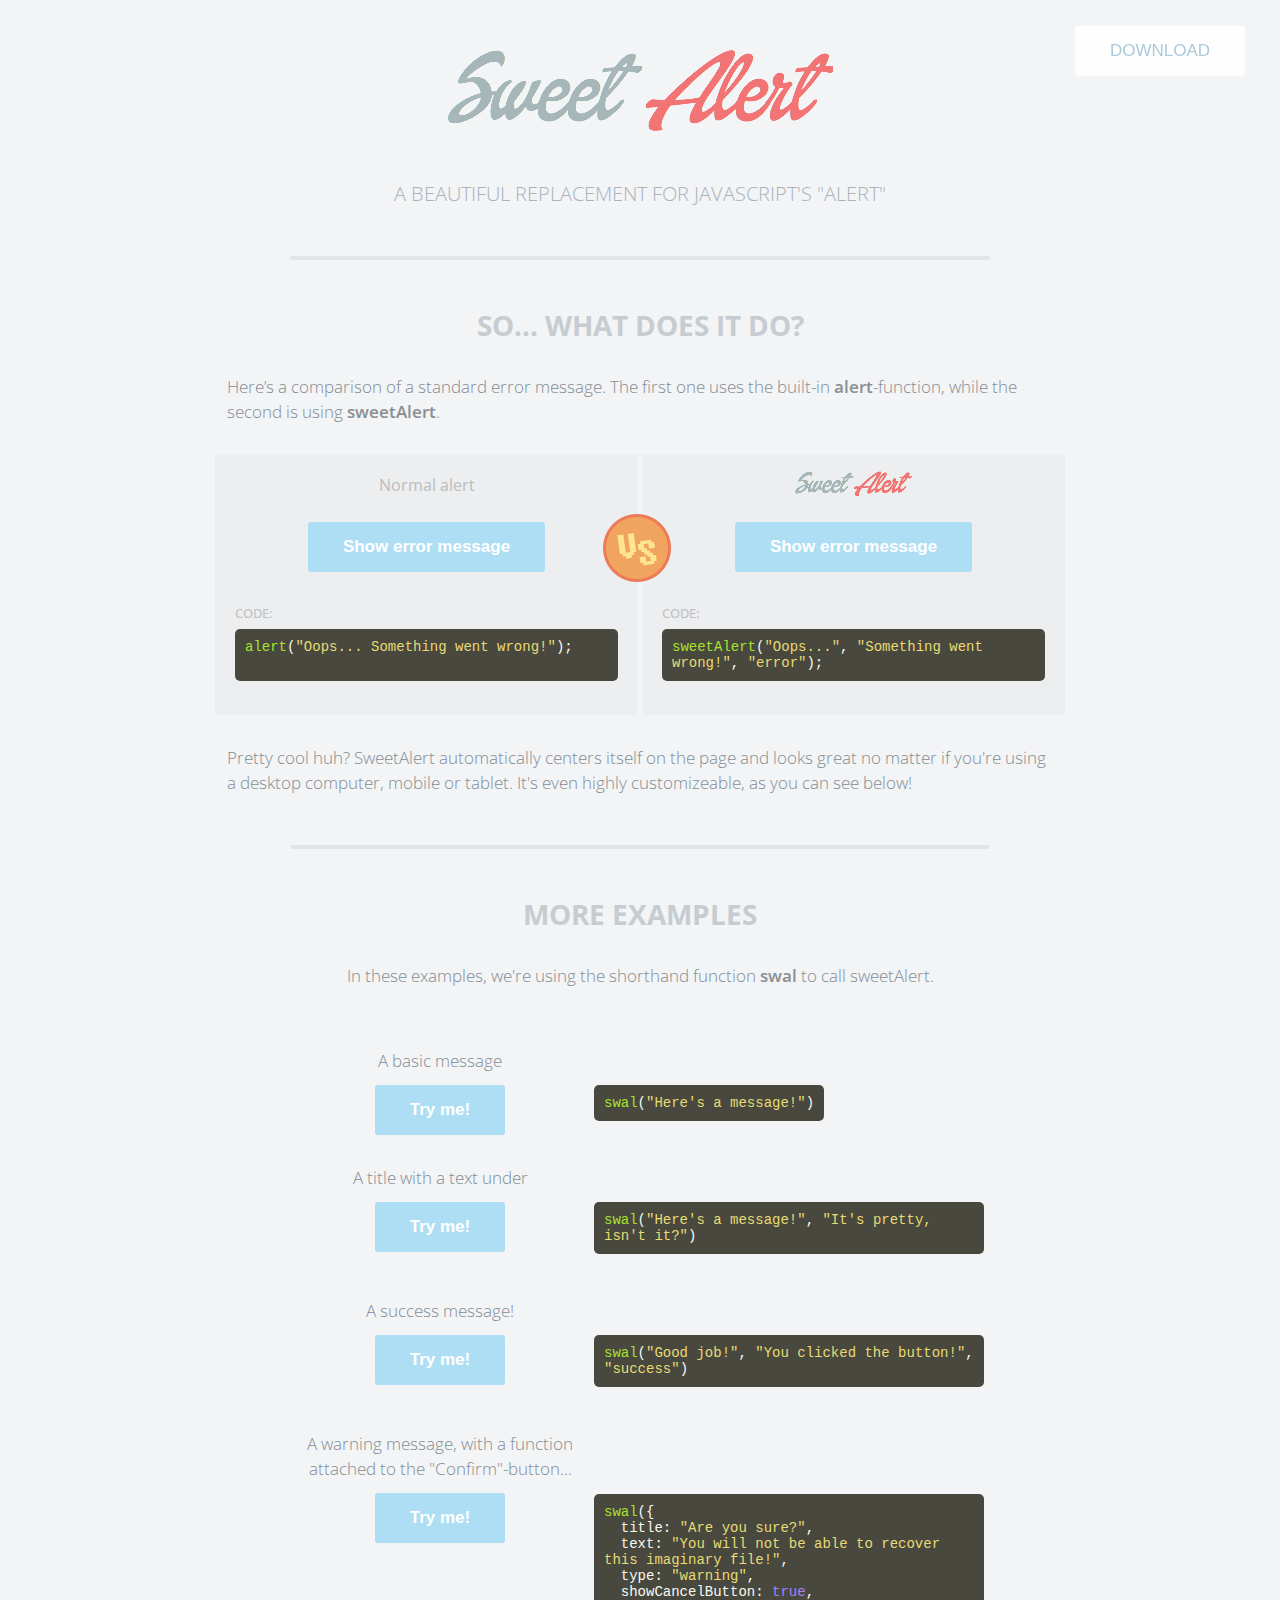
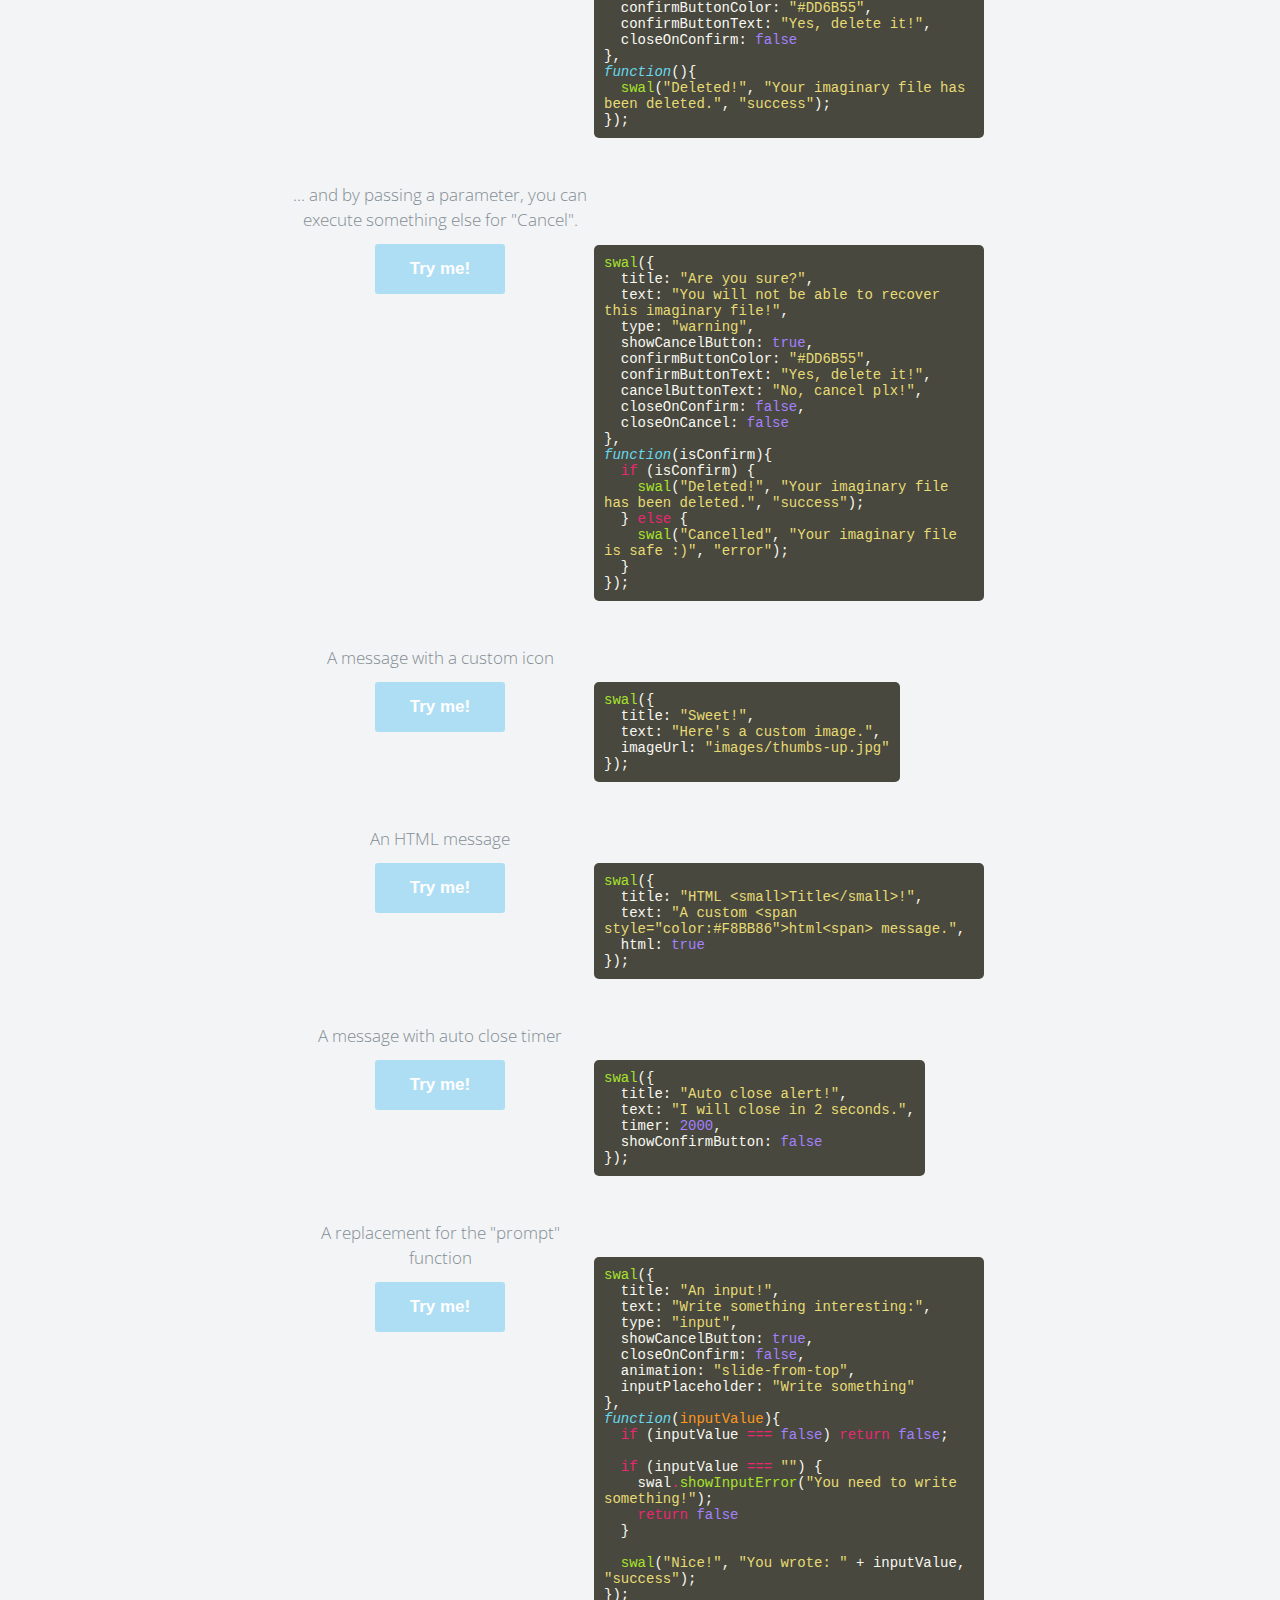
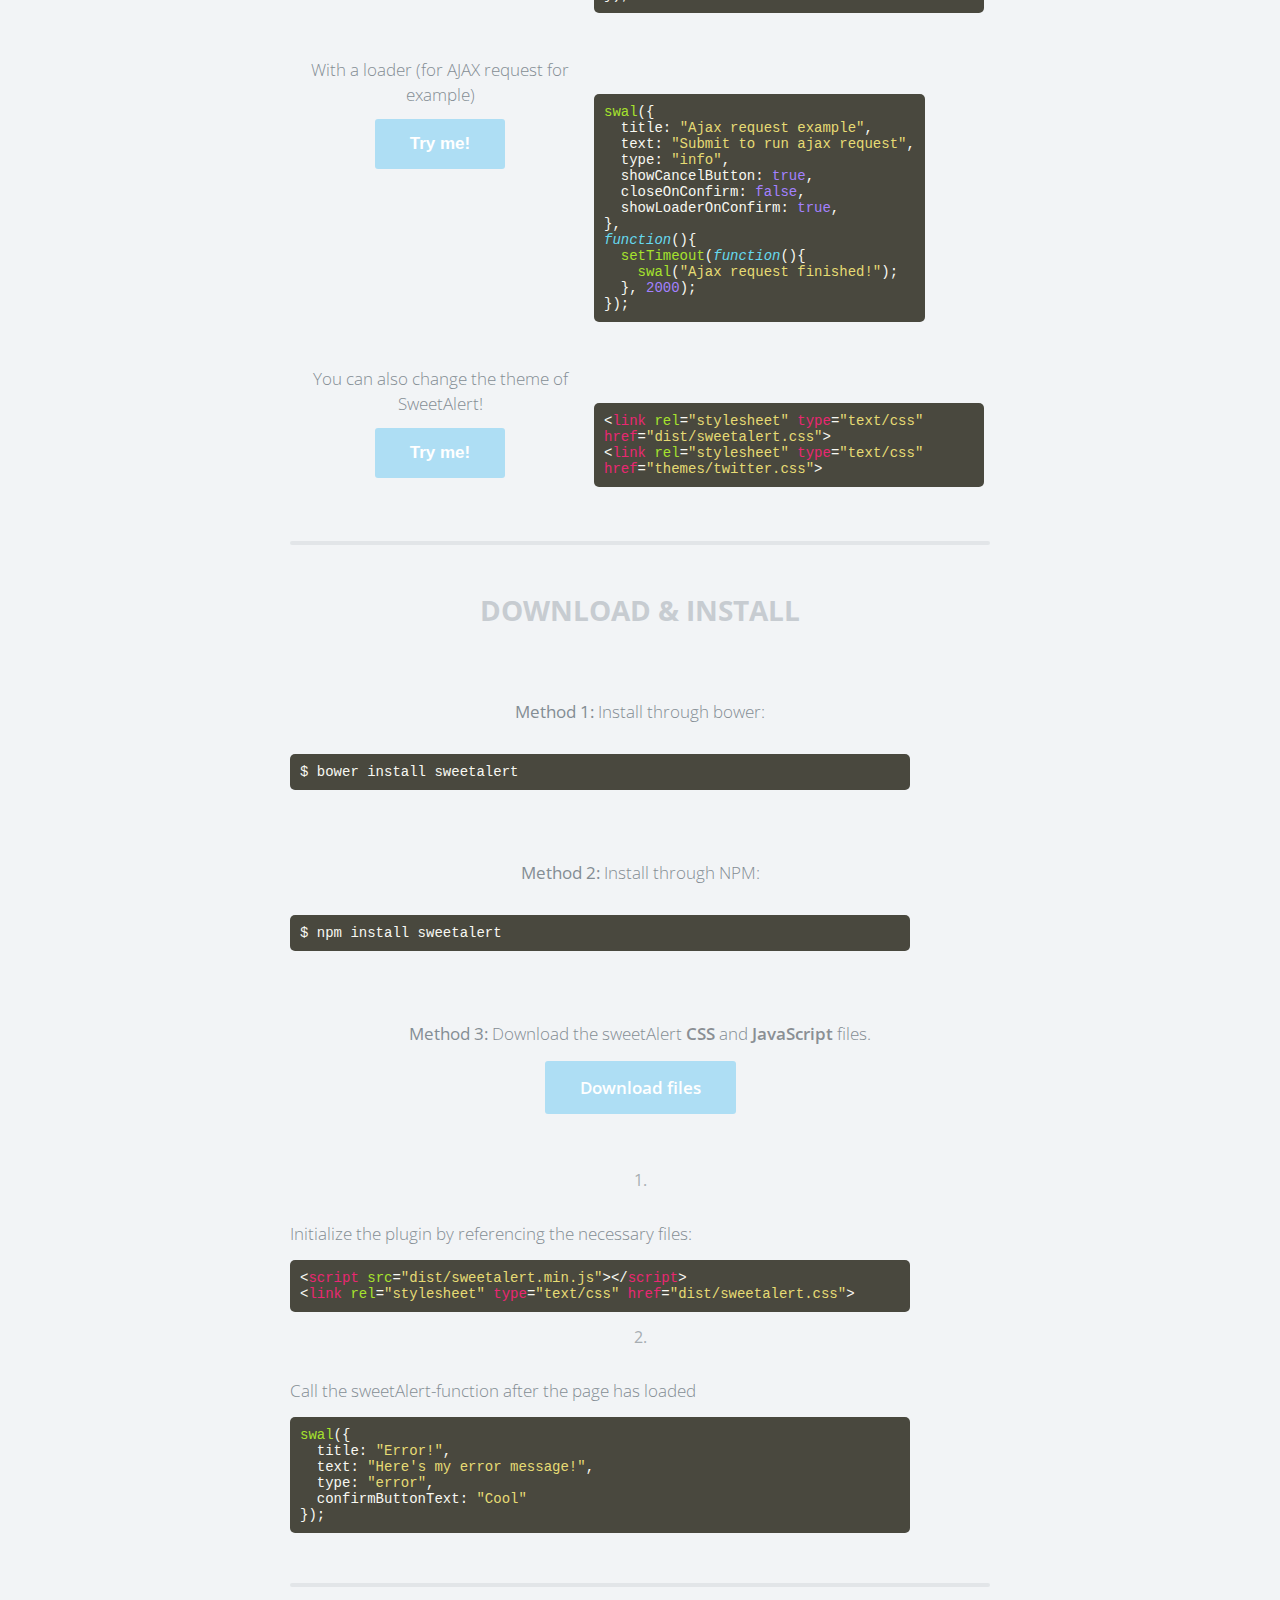
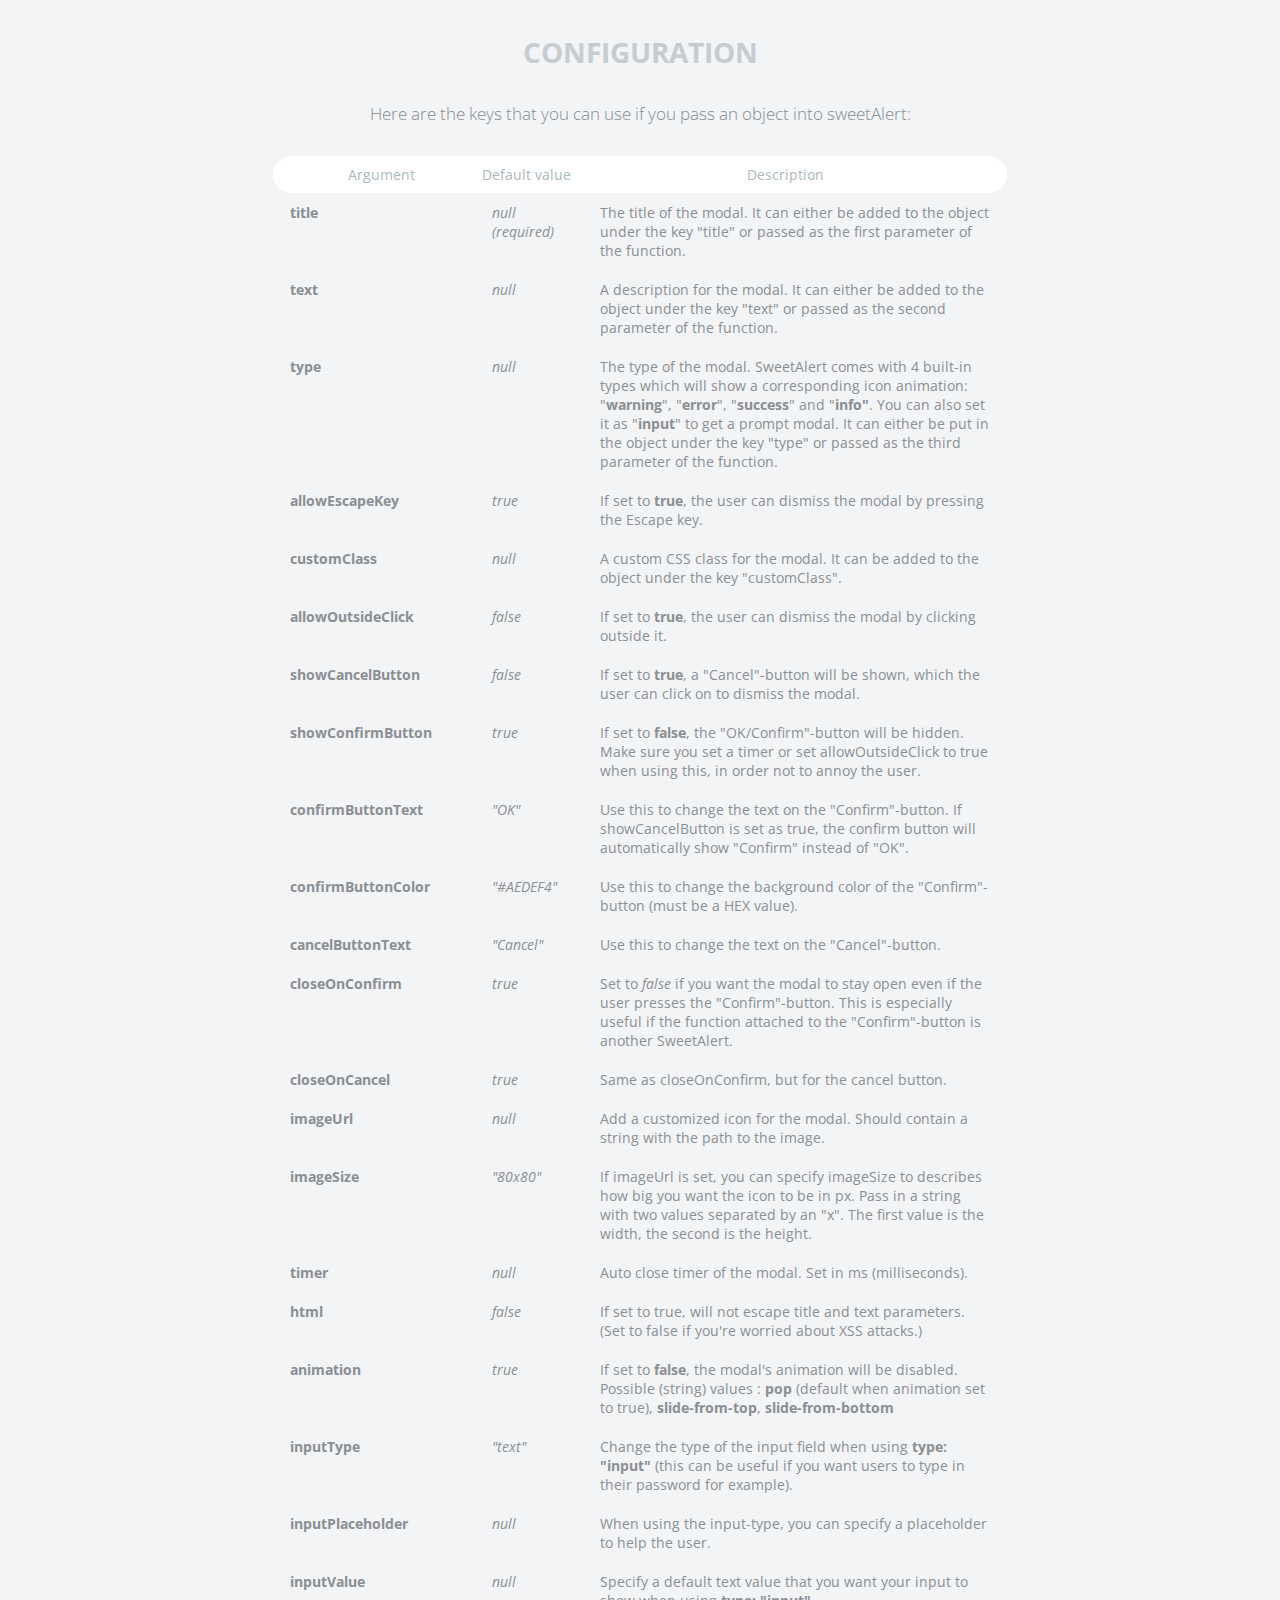
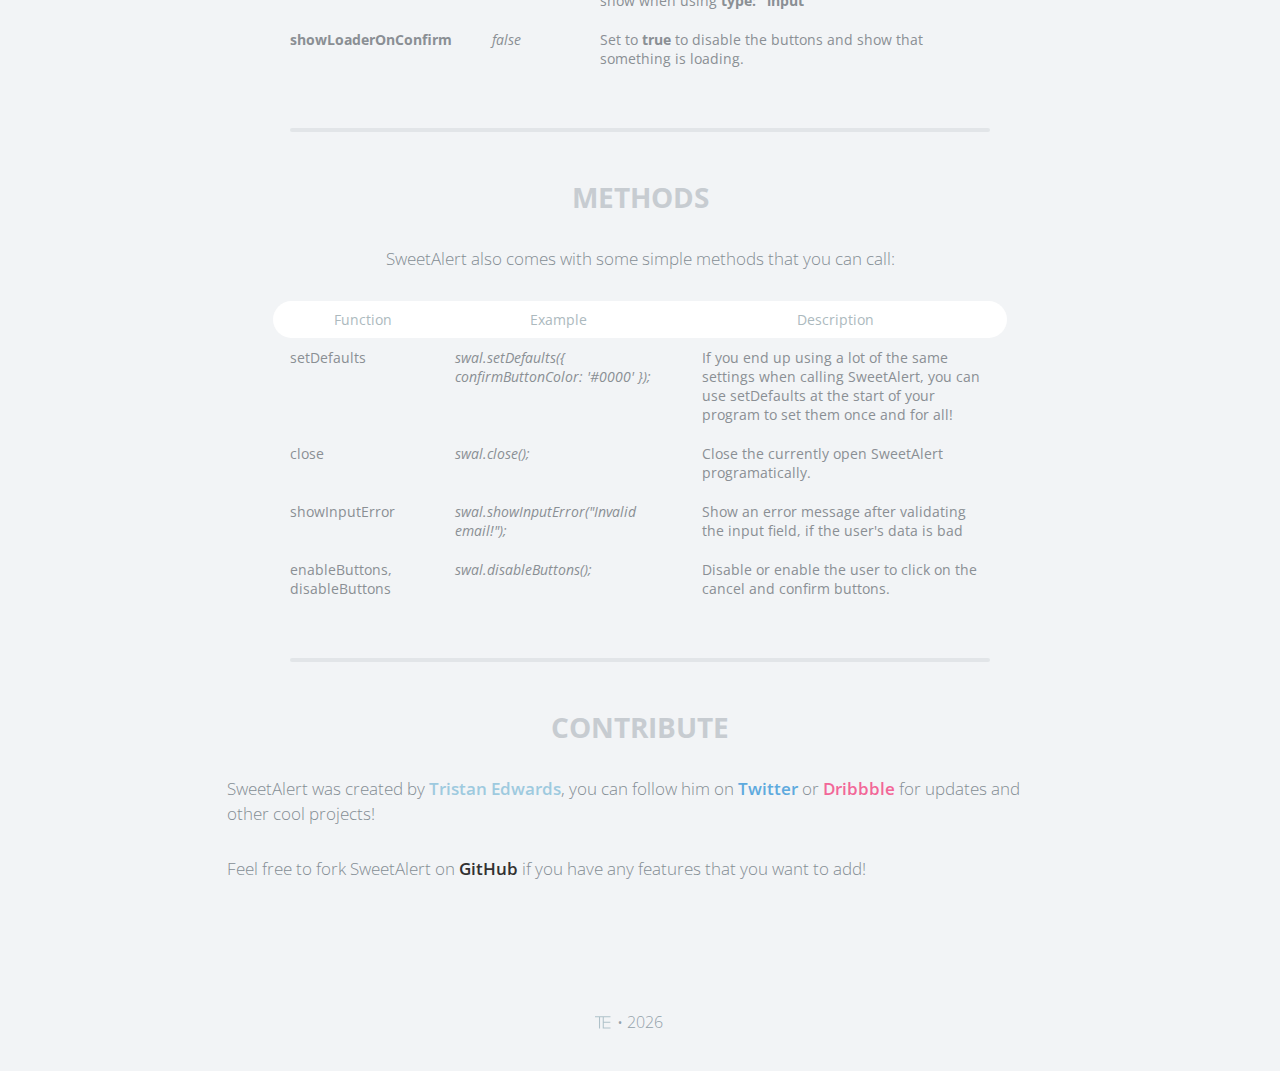
<file: vista/librerias/sweetalert/index.html>
<!doctype html>

<html>

<head>
  <meta charset="utf-8">
  <meta name="viewport" content="width=device-width, initial-scale=1, maximum-scale=1, user-scalable=0" />
  <title>SweetAlert</title>

  <link rel="stylesheet" href="example/example.css">
  <script src="https://code.jquery.com/jquery-2.1.3.min.js"></script>

  <!-- This is what you need -->
  <script src="dist/sweetalert-dev.js"></script>
  <link rel="stylesheet" href="dist/sweetalert.css">
  <!--.......................-->

</head>

<body>

<h1>Sweet Alert</h1>
<h2>A beautiful replacement for JavaScript's "Alert"</h2>
<button class="download">Download</button>

<!-- What does it do? -->
<h3>So... What does it do?</h3>
<p>Here’s a comparison of a standard error message. The first one uses the built-in <strong>alert</strong>-function, while the second is using <strong>sweetAlert</strong>.</p>

<div class="showcase normal">
	<h4>Normal alert</h4>
	<button>Show error message</button>

	<h5>Code:</h5>
	<pre><span class="attr">alert</span>(<span class="str">"Oops... Something went wrong!"</span>);

	</pre>

	<div class="vs-icon"></div>
</div>

<div class="showcase sweet">
	<h4>Sweet Alert</h4>
	<button>Show error message</button>

	<h5>Code:</h5>
	<pre><span class="attr">sweetAlert</span>(<span class="str">"Oops..."</span>, <span class="str">"Something went wrong!"</span>, <span class="str">"error"</span>);</pre>
</div>

<p>Pretty cool huh? SweetAlert automatically centers itself on the page and looks great no matter if you're using a desktop computer, mobile or tablet. It's even highly customizeable, as you can see below!</p>


<!-- Examples -->
<h3>More examples</h3>

<p class="center">In these examples, we're using the shorthand function <strong>swal</strong> to call sweetAlert.</p>

<ul class="examples">

	<li class="message">
		<div class="ui">
			<p>A basic message</p>
			<button>Try me!</button>
		</div>
		<pre><span class="attr">swal</span>(<span class="str">"Here's a message!"</span>)</pre>
	</li>

	<li class="title-text">
		<div class="ui">
			<p>A title with a text under</p>
			<button>Try me!</button>
		</div>
		<pre><span class="attr">swal</span>(<span class="str">"Here's a message!"</span>, <span class="str">"It's pretty, isn't it?"</span>)</pre>
	</li>

	<li class="success">
		<div class="ui">
			<p>A success message!</p>
			<button>Try me!</button>
		</div>
		<pre><span class="attr">swal</span>(<span class="str">"Good job!"</span>, <span class="str">"You clicked the button!"</span>, <span class="str">"success"</span>)</pre>
	</li>

	<li class="warning confirm">
		<div class="ui">
			<p>A warning message, with a function attached to the "Confirm"-button...</p>
			<button>Try me!</button>
		</div>
		<pre><span class="attr">swal</span>({
&nbsp;&nbsp;title: <span class="str">"Are you sure?"</span>,
&nbsp;&nbsp;text: <span class="str">"You will not be able to recover this imaginary file!"</span>,
&nbsp;&nbsp;type: <span class="str">"warning"</span>,
&nbsp;&nbsp;showCancelButton: <span class="val">true</span>,
&nbsp;&nbsp;confirmButtonColor: <span class="str">"#DD6B55"</span>,
&nbsp;&nbsp;confirmButtonText: <span class="str">"Yes, delete it!"</span>,
&nbsp;&nbsp;closeOnConfirm: <span class="val">false</span>
},
<span class="func"><i>function</i></span>(){
&nbsp;&nbsp;<span class="attr">swal</span>(<span class="str">"Deleted!"</span>, <span class="str">"Your imaginary file has been deleted."</span>, <span class="str">"success"</span>);
});</pre>
	</li>

	<li class="warning cancel">
		<div class="ui">
			<p>... and by passing a parameter, you can execute something else for "Cancel".</p>
			<button>Try me!</button>
		</div>
		<pre><span class="attr">swal</span>({
&nbsp;&nbsp;title: <span class="str">"Are you sure?"</span>,
&nbsp;&nbsp;text: <span class="str">"You will not be able to recover this imaginary file!"</span>,
&nbsp;&nbsp;type: <span class="str">"warning"</span>,
&nbsp;&nbsp;showCancelButton: <span class="val">true</span>,
&nbsp;&nbsp;confirmButtonColor: <span class="str">"#DD6B55"</span>,
&nbsp;&nbsp;confirmButtonText: <span class="str">"Yes, delete it!"</span>,
&nbsp;&nbsp;cancelButtonText: <span class="str">"No, cancel plx!"</span>,
&nbsp;&nbsp;closeOnConfirm: <span class="val">false</span>,
&nbsp;&nbsp;closeOnCancel: <span class="val">false</span>
},
<span class="func"><i>function</i></span>(isConfirm){
&nbsp;&nbsp;<span class="tag">if</span> (isConfirm) {
&nbsp;&nbsp;&nbsp;&nbsp;<span class="attr">swal</span>(<span class="str">"Deleted!"</span>, <span class="str">"Your imaginary file has been deleted."</span>, <span class="str">"success"</span>);
&nbsp;&nbsp;} <span class="tag">else</span> {
	&nbsp;&nbsp;&nbsp;&nbsp;<span class="attr">swal</span>(<span class="str">"Cancelled"</span>, <span class="str">"Your imaginary file is safe :)"</span>, <span class="str">"error"</span>);
&nbsp;&nbsp;}
});</pre>
	</li>

	<li class="custom-icon">
		<div class="ui">
			<p>A message with a custom icon</p>
			<button>Try me!</button>
		</div>
		<pre><span class="attr">swal</span>({
&nbsp;&nbsp;title: <span class="str">"Sweet!"</span>,
&nbsp;&nbsp;text: <span class="str">"Here's a custom image."</span>,
&nbsp;&nbsp;imageUrl: <span class="str">"images/thumbs-up.jpg"</span>
});</pre>
	</li>

	<li class="message-html">
		<div class="ui">
			<p>An HTML message</p>
			<button>Try me!</button>
		</div>
		<pre><span class="attr">swal</span>({
&nbsp;&nbsp;title: <span class="str">"HTML &lt;small&gt;Title&lt;/small&gt;!"</span>,
&nbsp;&nbsp;text: <span class="str">"A custom &lt;span style="color:#F8BB86"&gt;html&lt;span&gt; message."</span>,
&nbsp;&nbsp;html: <span class="val">true</span>
});</pre>
	</li>

	<li class="timer">
		<div class="ui">
			<p>A message with auto close timer</p>
			<button>Try me!</button>
		</div>
		<pre><span class="attr">swal</span>({
&nbsp;&nbsp;title: <span class="str">"Auto close alert!"</span>,
&nbsp;&nbsp;text: <span class="str">"I will close in 2 seconds."</span>,
&nbsp;&nbsp;timer: <span class="val">2000</span>,
&nbsp;&nbsp;showConfirmButton: <span class="val">false</span>
});</pre>
	</li>


	<li class="input">
		<div class="ui">
			<p>A replacement for the "prompt" function</p>
			<button>Try me!</button>
		</div>
		<pre><span class="attr">swal</span>({
&nbsp;&nbsp;title: <span class="str">"An input!"</span>,
&nbsp;&nbsp;text: <span class="str">"Write something interesting:"</span>,
&nbsp;&nbsp;type: <span class="str">"input"</span>,
&nbsp;&nbsp;showCancelButton: <span class="val">true</span>,
&nbsp;&nbsp;closeOnConfirm: <span class="val">false</span>,
&nbsp;&nbsp;animation: <span class="str">"slide-from-top"</span>,
&nbsp;&nbsp;inputPlaceholder: <span class="str">"Write something"</span>
},
<span class="func"><i>function</i></span>(<span class="arg">inputValue</span>){
&nbsp;&nbsp;<span class="tag">if</span> (inputValue <span class="tag">===</span> <span class="val">false</span>) <span class="tag">return</span> <span class="val">false</span>;
&nbsp;&nbsp;
&nbsp;&nbsp;<span class="tag">if</span> (inputValue <span class="tag">===</span> <span class="str">""</span>) {
&nbsp;&nbsp;&nbsp;&nbsp;swal<span class="tag">.</span><span class="attr">showInputError</span>(<span class="str">"You need to write something!"</span>);
&nbsp;&nbsp;&nbsp;&nbsp;<span class="tag">return</span> <span class="val">false</span>
&nbsp;&nbsp;}
&nbsp;&nbsp;
&nbsp;&nbsp;<span class="attr">swal</span>(<span class="str">"Nice!"</span>, <span class="str">"You wrote: "</span> + inputValue, <span class="str">"success"</span>);
});</pre>
	</li>

  <li class="ajax">
    <div class="ui">
			<p>With a loader (for AJAX request for example)</p>
			<button>Try me!</button>
		</div>
		<pre><span class="attr">swal</span>({
&nbsp;&nbsp;title: <span class="str">"Ajax request example"</span>,
&nbsp;&nbsp;text: <span class="str">"Submit to run ajax request"</span>,
&nbsp;&nbsp;type: <span class="str">"info"</span>,
&nbsp;&nbsp;showCancelButton: <span class="val">true</span>,
&nbsp;&nbsp;closeOnConfirm: <span class="val">false</span>,
&nbsp;&nbsp;showLoaderOnConfirm: <span class="val">true</span>,
},
<span class="func"><i>function</i></span>(){
&nbsp;&nbsp;<span class="attr">setTimeout</span>(<span class="func"><i>function</i></span>(){
&nbsp;&nbsp;&nbsp;&nbsp;<span class="attr">swal</span>(<span class="str">"Ajax request finished!"</span>);
&nbsp;&nbsp;}, <span class="val">2000</span>);
});</pre>
	</li>

	<li class="theme">
		<div class="ui">
			<p>You can also change the theme of SweetAlert!</p>
			<button>Try me!</button>
		</div>
		<pre>&lt;<span class="tag">link</span> <span class="attr">rel</span>=<span class="str">"stylesheet"</span> <span class="tag">type</span>=<span class="str">"text/css"</span> <span class="tag">href</span>=<span class="str">"dist/sweetalert.css"</span>&gt;
			&lt;<span class="tag">link</span> <span class="attr">rel</span>=<span class="str">"stylesheet"</span> <span class="tag">type</span>=<span class="str">"text/css"</span> <span class="tag">href</span>=<span class="str">"themes/twitter.css"</span>&gt;</pre>
	</li>

</ul>


<!-- Download & Install -->
<h3 id="download-section">Download & install</h3>

<div class="center-container">
	<p class="center"><b>Method 1:</b> Install through bower:</p>
	<pre class="center">$ bower install sweetalert</pre>
</div>

<div class="center-container">
	<p class="center"><b>Method 2:</b> Install through NPM:</p>
	<pre class="center">$ npm install sweetalert</pre>
</div>

<p class="center"><b>Method 3:</b> Download the sweetAlert <strong>CSS</strong> and <strong>JavaScript</strong> files.</p>

<a class="button" href="https://github.com/t4t5/sweetalert/archive/master.zip" download>Download files</a>

<ol>
	<li>
		<p>Initialize the plugin by referencing the necessary files:</p>
		<pre>&lt;<span class="tag">script</span> <span class="attr">src</span>=<span class="str">"dist/sweetalert.min.js"</span>&gt;&lt;/<span class="tag">script</span>&gt;
&lt;<span class="tag">link</span> <span class="attr">rel</span>=<span class="str">"stylesheet"</span> <span class="tag">type</span>=<span class="str">"text/css"</span> <span class="tag">href</span>=<span class="str">"dist/sweetalert.css"</span>&gt;</pre>
	</li>

	<li>
		<p>Call the sweetAlert-function after the page has loaded</p>
		<pre><span class="attr">swal</span>({
&nbsp;&nbsp;title: <span class="str">"Error!"</span>,
&nbsp;&nbsp;text: <span class="str">"Here's my error message!"</span>,
&nbsp;&nbsp;type: <span class="str">"error"</span>,
&nbsp;&nbsp;confirmButtonText: <span class="str">"Cool"</span>
});
</pre>
	</li>
</ol>



<!-- Configuration -->
<h3>Configuration</h3>

<p class="center">Here are the keys that you can use if you pass an object into sweetAlert:</p>

<table>
	<tr class="titles">
		<th>
			<div class="border-left"></div>
			Argument
		</th>
		<th>Default value</th>
		<th>
			<div class="border-right"></div>
			Description
		</th>
	</tr>
	<tr>
		<td><b>title</b></td>
		<td><i>null (required)</i></td>
		<td>The title of the modal. It can either be added to the object under the key "title" or passed as the first parameter of the function.</td>
	</tr>
	<tr>
		<td><b>text</b></td>
		<td><i>null</i></td>
		<td>A description for the modal. It can either be added to the object under the key "text" or passed as the second parameter of the function.</td>
	</tr>
	<tr>
		<td><b>type</b></td>
		<td><i>null</i></td>
		<td>The type of the modal. SweetAlert comes with 4 built-in types which will show a corresponding icon animation: "<strong>warning</strong>", "<strong>error</strong>", "<strong>success</strong>" and "<strong>info"</strong>. You can also set it as "<strong>input</strong>" to get a prompt modal. It can either be put in the object under the key "type" or passed as the third parameter of the function.</td>
	</tr>
    <tr>
      <td><b>allowEscapeKey</b></td>
      <td><i>true</i></td>
      <td>If set to <strong>true</strong>, the user can dismiss the modal by pressing the Escape key.</td>
    </tr>
	<tr>
		<td><b>customClass</b></td>
		<td><i>null</i></td>
		<td>A custom CSS class for the modal. It can be added to the object under the key "customClass".</td>
	</tr>
	<tr>
		<td><b>allowOutsideClick</b></td>
		<td><i>false</i></td>
		<td>If set to <strong>true</strong>, the user can dismiss the modal by clicking outside it.</td>
	</tr>
	<tr>
		<td><b>showCancelButton</b></td>
		<td><i>false</i></td>
		<td>If set to <strong>true</strong>, a "Cancel"-button will be shown, which the user can click on to dismiss the modal.</td>
	</tr>
	<tr>
		<td><b>showConfirmButton</b></td>
		<td><i>true</i></td>
		<td>If set to <strong>false</strong>, the "OK/Confirm"-button will be hidden. Make sure you set a timer or set allowOutsideClick to true when using this, in order not to annoy the user.</td>
	</tr>
	<tr>
		<td><b>confirmButtonText</b></td>
		<td><i>"OK"</i></td>
		<td>Use this to change the text on the "Confirm"-button. If showCancelButton is set as true, the confirm button will automatically show "Confirm" instead of "OK".</td>
	</tr>
	<tr>
		<td><b>confirmButtonColor</b></td>
		<td><i>"#AEDEF4"</i></td>
		<td>Use this to change the background color of the "Confirm"-button (must be a HEX value).</td>
	</tr>
	<tr>
		<td><b>cancelButtonText</b></td>
		<td><i>"Cancel"</i></td>
		<td>Use this to change the text on the "Cancel"-button.</td>
	</tr>
	<tr>
		<td><b>closeOnConfirm</b></td>
		<td><i>true</i></td>
		<td>Set to <i>false</i> if you want the modal to stay open even if the user presses the "Confirm"-button. This is especially useful if the function attached to the "Confirm"-button is another SweetAlert.</td>
	</tr>
	<tr>
		<td><b>closeOnCancel</b></td>
		<td><i>true</i></td>
		<td>Same as closeOnConfirm, but for the cancel button.</td>
	</tr>
	<tr>
		<td><b>imageUrl</b></td>
		<td><i>null</i></td>
		<td>Add a customized icon for the modal. Should contain a string with the path to the image.</td>
	</tr>
	<tr>
		<td><b>imageSize</b></td>
		<td><i>"80x80"</i></td>
		<td>If imageUrl is set, you can specify imageSize to describes how big you want the icon to be in px. Pass in a string with two values separated by an "x". The first value is the width, the second is the height.</td>
	</tr>
	<tr>
		<td><b>timer</b></td>
		<td><i>null</i></td>
		<td>Auto close timer of the modal. Set in ms (milliseconds).</td>
	</tr>
	<tr>
		<td><b>html</b></td>
		<td><i>false</i></td>
		<td>If set to true, will not escape title and text parameters. (Set to false if you're worried about XSS attacks.)</td>
	</tr>
	<tr>
		<td><b>animation</b></td>
		<td><i>true</i></td>
		<td>If set to <strong>false</strong>, the modal's animation will be disabled. Possible (string) values : <strong>pop</strong> (default when animation set to true), <strong>slide-from-top</strong>, <strong>slide-from-bottom</strong></td>
	</tr>
	<tr>
		<td><b>inputType</b></td>
		<td><i>"text"</i></td>
		<td>Change the type of the input field when using <strong>type: "input"</strong> (this can be useful if you want users to type in their password for example).</td>
	</tr>
	<tr>
		<td><b>inputPlaceholder</b></td>
		<td><i>null</i></td>
		<td>When using the input-type, you can specify a placeholder to help the user.</td>
	</tr>
	<tr>
		<td><b>inputValue</b></td>
		<td><i>null</i></td>
		<td>Specify a default text value that you want your input to show when using <strong>type: "input"</strong></td>
	</tr>
	<tr>
		<td><b>showLoaderOnConfirm</b></td>
		<td><i>false</i></td>
    <td>Set to <strong>true</strong> to disable the buttons and show that something is loading.</td>
	</tr>
</table>


<!-- Methods -->
<h3>Methods</h3>

<p class="center">SweetAlert also comes with some simple methods that you can call:</p>

<table>
	<tr class="titles">
		<th>
			<div class="border-left"></div>
			Function
		</th>
		<th>Example</th>
		<th>
			<div class="border-right"></div>
			Description
		</th>
	</tr>
	<tr>
		<td>setDefaults</td>
		<td><i>swal.setDefaults({ confirmButtonColor: '#0000' });</i></td>
		<td>If you end up using a lot of the same settings when calling SweetAlert, you can use setDefaults at the start of your program to set them once and for all!</td>
	</tr>
	<tr>
		<td>close</td>
		<td><i>swal.close();</i></td>
		<td>Close the currently open SweetAlert programatically.</td>
	</tr>
	<tr>
		<td>showInputError</td>
		<td><i>swal.showInputError("Invalid email!");</i></td>
		<td>Show an error message after validating the input field, if the user's data is bad</td>
	</tr>
	<tr>
		<td>enableButtons, disableButtons</td>
		<td><i>swal.disableButtons();</i></td>
		<td>Disable or enable the user to click on the cancel and confirm buttons.</td>
	</tr>
</table>



<!-- Contribute -->
<h3>Contribute</h3>
<p>SweetAlert was created by <a href="http://tristanedwards.me" target="_blank">Tristan Edwards</a>, you can follow him on <a href="https://twitter.com/t4t5" target="_blank" class="twitter">Twitter</a> or <a href="https://dribbble.com/tristanedwards" target="_blank" class="dribbble">Dribbble</a> for updates and other cool projects!</p>
<p>Feel free to fork SweetAlert on <a href="https://github.com/t4t5/sweetalert" class="github">GitHub</a> if you have any features that you want to add!</p>


<footer>
	<span class="te-logo">TE</span> • <script>document.write(new Date().getFullYear())</script>
</footer>


<script>

document.querySelector('button.download').onclick = function(){
	$("html, body").animate({ scrollTop: $("#download-section").offset().top }, 1000);
};

document.querySelector('.showcase.normal button').onclick = function(){
	alert("Oops... Something went wrong!");
};

document.querySelector('.showcase.sweet button').onclick = function(){
	swal("Oops...", "Something went wrong!", "error");
};

document.querySelector('ul.examples li.message button').onclick = function(){
	swal("Here's a message!");
};

document.querySelector('ul.examples li.timer button').onclick = function(){
	swal({
		title: "Auto close alert!",
		text: "I will close in 2 seconds.",
		timer: 2000,
		showConfirmButton: false
	});
};

document.querySelector('ul.examples li.title-text button').onclick = function(){
	swal("Here's a message!", "It's pretty, isn't it?");
};

document.querySelector('ul.examples li.success button').onclick = function(){
	swal("Good job!", "You clicked the button!", "success");
};

document.querySelector('ul.examples li.warning.confirm button').onclick = function(){
	swal({
		title: "Are you sure?",
		text: "You will not be able to recover this imaginary file!",
		type: "warning",
		showCancelButton: true,
		confirmButtonColor: '#DD6B55',
		confirmButtonText: 'Yes, delete it!',
		closeOnConfirm: false
	},
	function(){
		swal("Deleted!", "Your imaginary file has been deleted!", "success");
	});
};

document.querySelector('ul.examples li.warning.cancel button').onclick = function(){
	swal({
		title: "Are you sure?",
		text: "You will not be able to recover this imaginary file!",
		type: "warning",
		showCancelButton: true,
		confirmButtonColor: '#DD6B55',
		confirmButtonText: 'Yes, delete it!',
		cancelButtonText: "No, cancel plx!",
		closeOnConfirm: false,
		closeOnCancel: false
	},
	function(isConfirm){
    if (isConfirm){
      swal("Deleted!", "Your imaginary file has been deleted!", "success");
    } else {
      swal("Cancelled", "Your imaginary file is safe :)", "error");
    }
	});
};

document.querySelector('ul.examples li.custom-icon button').onclick = function(){
	swal({
		title: "Sweet!",
		text: "Here's a custom image.",
		imageUrl: 'example/images/thumbs-up.jpg'
	});
};

document.querySelector('ul.examples li.message-html button').onclick = function(){
	swal({
		title: "HTML <small>Title</small>!",
		text: 'A custom <span style="color:#F8BB86">html<span> message.',
		html: true
	});
};

document.querySelector('ul.examples li.input button').onclick = function(){
	swal({
		title: "An input!",
		text: 'Write something interesting:',
		type: 'input',
		showCancelButton: true,
		closeOnConfirm: false,
		animation: "slide-from-top",
		inputPlaceholder: "Write something",
	},
	function(inputValue){
		if (inputValue === false) return false;

		if (inputValue === "") {
			swal.showInputError("You need to write something!");
			return false;
		}
    
		swal("Nice!", 'You wrote: ' + inputValue, "success");

	});
};

document.querySelector('ul.examples li.theme button').onclick = function() {
	swal({
		title: "Themes!",
		text: "Here's the Twitter theme for SweetAlert!",
		confirmButtonText: "Cool!",
		customClass: 'twitter'
	});
};

document.querySelector('ul.examples li.ajax button').onclick = function() {
  swal({
    title: 'Ajax request example',
    text: 'Submit to run ajax request',
    type: 'info',
    showCancelButton: true,
    closeOnConfirm: false,
    showLoaderOnConfirm: true,
  }, function(){
    setTimeout(function() {
      swal('Ajax request finished!');
    }, 2000);
  });
};

</script>



</body>

</html>
</file>
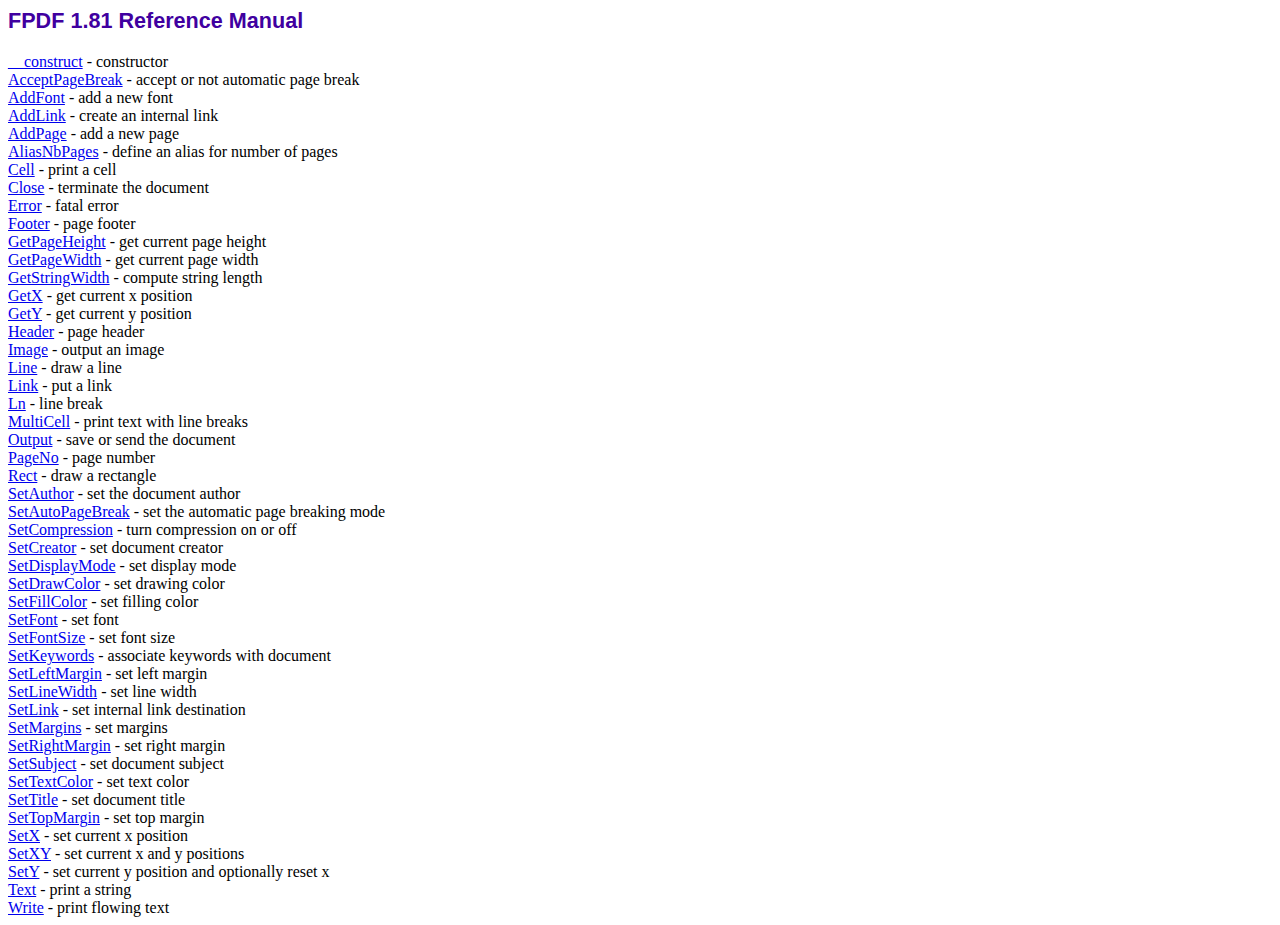
<file: vista/librerias/fpdf/doc/index.htm>
<!DOCTYPE html PUBLIC "-//W3C//DTD HTML 4.01 Transitional//EN">
<html>
<head>
<meta http-equiv="Content-Type" content="text/html; charset=ISO-8859-1">
<title>FPDF 1.81 Reference Manual</title>
<link type="text/css" rel="stylesheet" href="../fpdf.css">
</head>
<body>
<h1>FPDF 1.81 Reference Manual</h1>
<a href="__construct.htm">__construct</a> - constructor<br>
<a href="acceptpagebreak.htm">AcceptPageBreak</a> - accept or not automatic page break<br>
<a href="addfont.htm">AddFont</a> - add a new font<br>
<a href="addlink.htm">AddLink</a> - create an internal link<br>
<a href="addpage.htm">AddPage</a> - add a new page<br>
<a href="aliasnbpages.htm">AliasNbPages</a> - define an alias for number of pages<br>
<a href="cell.htm">Cell</a> - print a cell<br>
<a href="close.htm">Close</a> - terminate the document<br>
<a href="error.htm">Error</a> - fatal error<br>
<a href="footer.htm">Footer</a> - page footer<br>
<a href="getpageheight.htm">GetPageHeight</a> - get current page height<br>
<a href="getpagewidth.htm">GetPageWidth</a> - get current page width<br>
<a href="getstringwidth.htm">GetStringWidth</a> - compute string length<br>
<a href="getx.htm">GetX</a> - get current x position<br>
<a href="gety.htm">GetY</a> - get current y position<br>
<a href="header.htm">Header</a> - page header<br>
<a href="image.htm">Image</a> - output an image<br>
<a href="line.htm">Line</a> - draw a line<br>
<a href="link.htm">Link</a> - put a link<br>
<a href="ln.htm">Ln</a> - line break<br>
<a href="multicell.htm">MultiCell</a> - print text with line breaks<br>
<a href="output.htm">Output</a> - save or send the document<br>
<a href="pageno.htm">PageNo</a> - page number<br>
<a href="rect.htm">Rect</a> - draw a rectangle<br>
<a href="setauthor.htm">SetAuthor</a> - set the document author<br>
<a href="setautopagebreak.htm">SetAutoPageBreak</a> - set the automatic page breaking mode<br>
<a href="setcompression.htm">SetCompression</a> - turn compression on or off<br>
<a href="setcreator.htm">SetCreator</a> - set document creator<br>
<a href="setdisplaymode.htm">SetDisplayMode</a> - set display mode<br>
<a href="setdrawcolor.htm">SetDrawColor</a> - set drawing color<br>
<a href="setfillcolor.htm">SetFillColor</a> - set filling color<br>
<a href="setfont.htm">SetFont</a> - set font<br>
<a href="setfontsize.htm">SetFontSize</a> - set font size<br>
<a href="setkeywords.htm">SetKeywords</a> - associate keywords with document<br>
<a href="setleftmargin.htm">SetLeftMargin</a> - set left margin<br>
<a href="setlinewidth.htm">SetLineWidth</a> - set line width<br>
<a href="setlink.htm">SetLink</a> - set internal link destination<br>
<a href="setmargins.htm">SetMargins</a> - set margins<br>
<a href="setrightmargin.htm">SetRightMargin</a> - set right margin<br>
<a href="setsubject.htm">SetSubject</a> - set document subject<br>
<a href="settextcolor.htm">SetTextColor</a> - set text color<br>
<a href="settitle.htm">SetTitle</a> - set document title<br>
<a href="settopmargin.htm">SetTopMargin</a> - set top margin<br>
<a href="setx.htm">SetX</a> - set current x position<br>
<a href="setxy.htm">SetXY</a> - set current x and y positions<br>
<a href="sety.htm">SetY</a> - set current y position and optionally reset x<br>
<a href="text.htm">Text</a> - print a string<br>
<a href="write.htm">Write</a> - print flowing text<br>
</body>
</html>
</file>
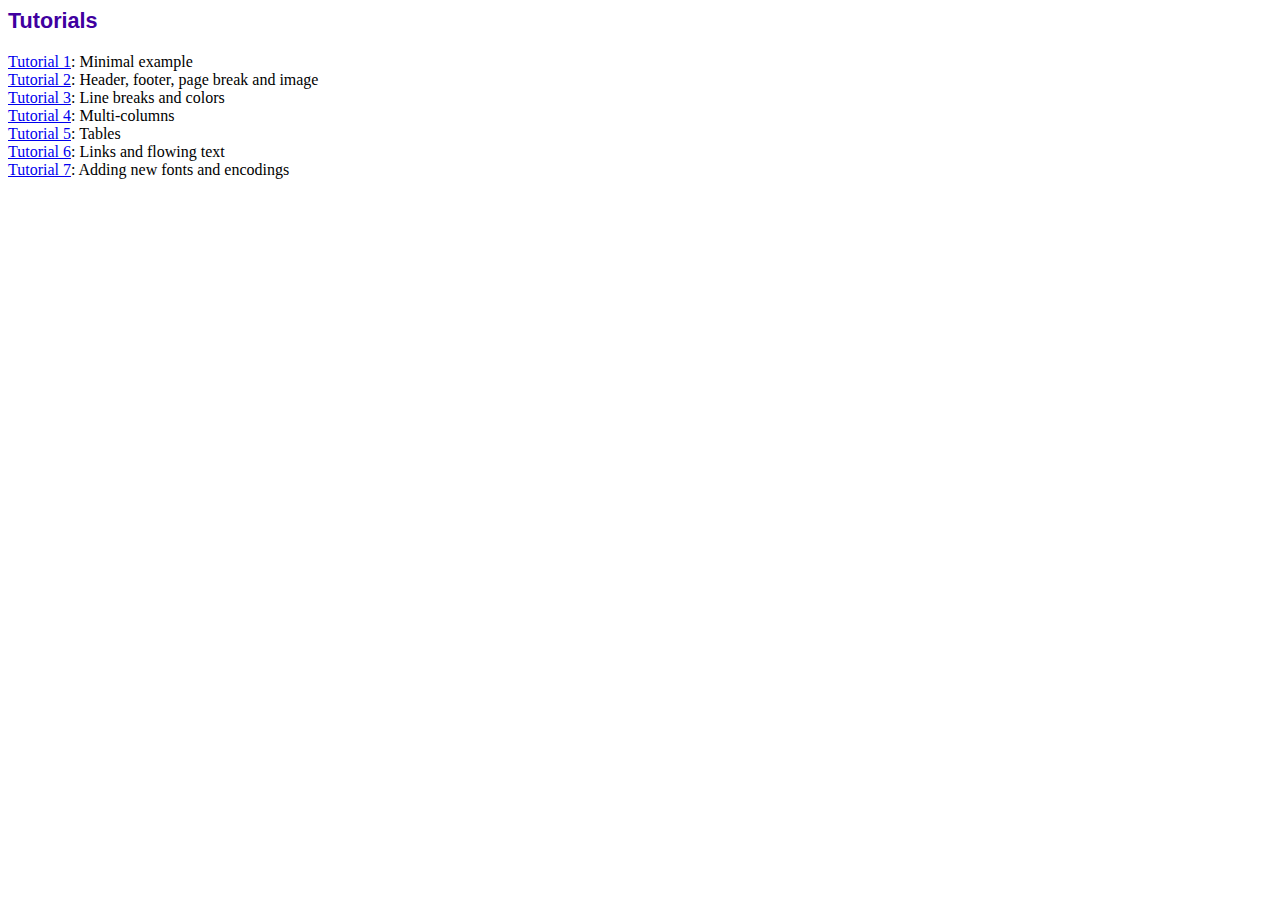
<file: vista/librerias/fpdf/tutorial/index.htm>
<!DOCTYPE html PUBLIC "-//W3C//DTD HTML 4.01 Transitional//EN">
<html>
<head>
<meta http-equiv="Content-Type" content="text/html; charset=ISO-8859-1">
<title>Tutorials</title>
<link type="text/css" rel="stylesheet" href="../fpdf.css">
</head>
<body>
<h1>Tutorials</h1>
<ul style="list-style-type:none; margin-left:0; padding-left:0">
<li><a href="tuto1.htm">Tutorial 1</a>: Minimal example</li>
<li><a href="tuto2.htm">Tutorial 2</a>: Header, footer, page break and image</li>
<li><a href="tuto3.htm">Tutorial 3</a>: Line breaks and colors</li>
<li><a href="tuto4.htm">Tutorial 4</a>: Multi-columns</li>
<li><a href="tuto5.htm">Tutorial 5</a>: Tables</li>
<li><a href="tuto6.htm">Tutorial 6</a>: Links and flowing text</li>
<li><a href="tuto7.htm">Tutorial 7</a>: Adding new fonts and encodings</li>
</ul>
</body>
</html>
</file>
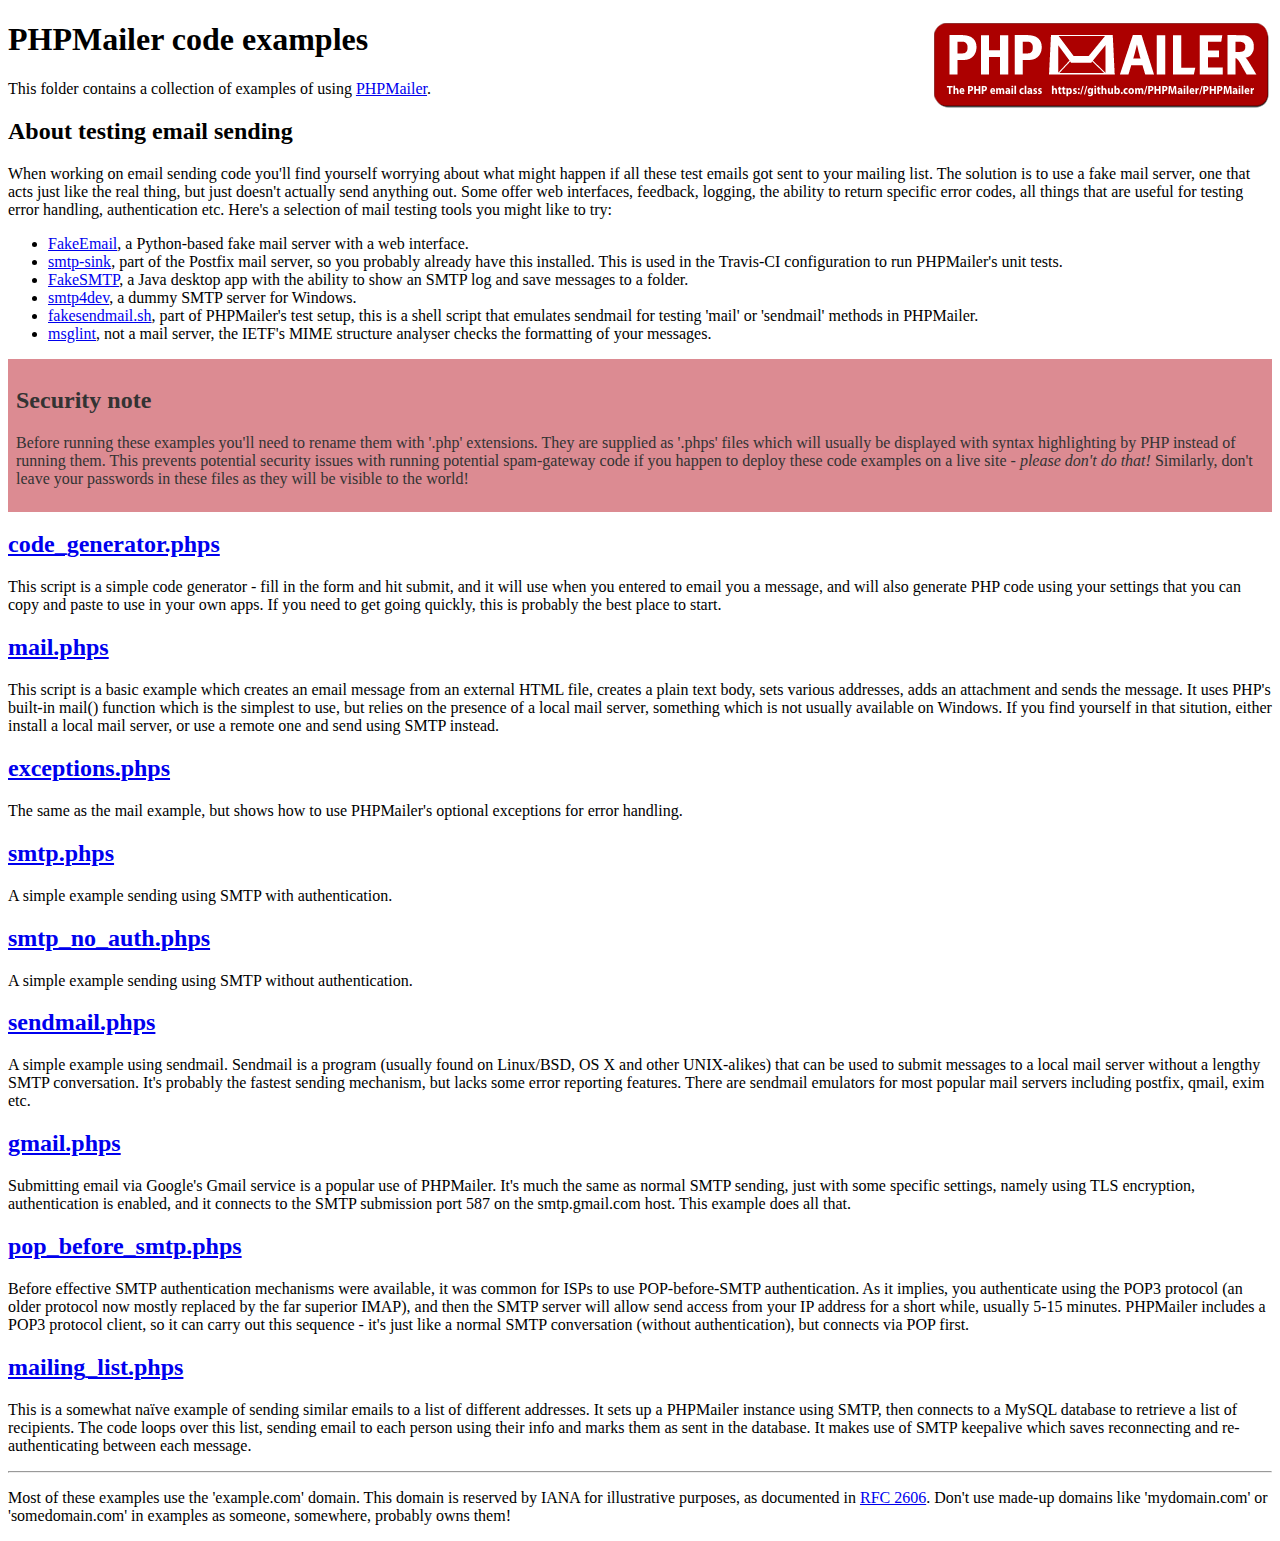
<file: vista/librerias/phpmailer/examples/index.html>
<!DOCTYPE html>
<html>
<head>
	<meta http-equiv="Content-Type" content="text/html; charset=utf-8" />
	<title>PHPMailer Examples</title>
</head>
<body>
<h1>PHPMailer code examples<a href="https://github.com/PHPMailer/PHPMailer"><img src="images/phpmailer.png" style="float:right; border:0;" alt="PHPMailer logo"></a></h1>
<p>This folder contains a collection of examples of using <a href="https://github.com/PHPMailer/PHPMailer">PHPMailer</a>.</p>
<h2>About testing email sending</h2>
<p>When working on email sending code you'll find yourself worrying about what might happen if all these test emails got sent to your mailing list. The solution is to use a fake mail server, one that acts just like the real thing, but just doesn't actually send anything out. Some offer web interfaces, feedback, logging, the ability to return specific error codes, all things that are useful for testing error handling, authentication etc. Here's a selection of mail testing tools you might like to try:</p>
<ul>
  <li><a href="https://github.com/isotoma/FakeEmail">FakeEmail</a>, a Python-based fake mail server with a web interface.</li>
  <li><a href="http://www.postfix.org/smtp-sink.1.html">smtp-sink</a>, part of the Postfix mail server, so you probably already have this installed. This is used in the Travis-CI configuration to run PHPMailer's unit tests.</li>
  <li><a href="https://github.com/Nilhcem/FakeSMTP">FakeSMTP</a>, a Java desktop app with the ability to show an SMTP log and save messages to a folder.</li>
  <li><a href="http://smtp4dev.codeplex.com">smtp4dev</a>, a dummy SMTP server for Windows.</li>
  <li><a href="https://github.com/PHPMailer/PHPMailer/blob/master/test/fakesendmail.sh">fakesendmail.sh</a>, part of PHPMailer's test setup, this is a shell script that emulates sendmail for testing 'mail' or 'sendmail' methods in PHPMailer.</li>
  <li><a href="http://tools.ietf.org/tools/msglint/">msglint</a>, not a mail server, the IETF's MIME structure analyser checks the formatting of your messages.</li>
</ul>
<div style="padding: 8px; color: #333333; background-color: #dc8b92">
<h2>Security note</h2>
<p>Before running these examples you'll need to rename them with '.php' extensions. They are supplied as '.phps' files which will usually be displayed with syntax highlighting by PHP instead of running them. This prevents potential security issues with running potential spam-gateway code if you happen to deploy these code examples on a live site - <em>please don't do that!</em> Similarly, don't leave your passwords in these files as they will be visible to the world!</p>
</div>
<h2><a href="code_generator.phps">code_generator.phps</a></h2>
<p>This script is a simple code generator - fill in the form and hit submit, and it will use when you entered to email you a message, and will also generate PHP code using your settings that you can copy and paste to use in your own apps. If you need to get going quickly, this is probably the best place to start.</p>
<h2><a href="mail.phps">mail.phps</a></h2>
<p>This script is a basic example which creates an email message from an external HTML file, creates a plain text body, sets various addresses, adds an attachment and sends the message. It uses PHP's built-in mail() function which is the simplest to use, but relies on the presence of a local mail server, something which is not usually available on Windows. If you find yourself in that sitution, either install a local mail server, or use a remote one and send using SMTP instead.</p>
<h2><a href="exceptions.phps">exceptions.phps</a></h2>
<p>The same as the mail example, but shows how to use PHPMailer's optional exceptions for error handling.</p>
<h2><a href="smtp.phps">smtp.phps</a></h2>
<p>A simple example sending using SMTP with authentication.</p>
<h2><a href="smtp_no_auth.phps">smtp_no_auth.phps</a></h2>
<p>A simple example sending using SMTP without authentication.</p>
<h2><a href="sendmail.phps">sendmail.phps</a></h2>
<p>A simple example using sendmail. Sendmail is a program (usually found on Linux/BSD, OS X and other UNIX-alikes) that can be used to submit messages to a local mail server without a lengthy SMTP conversation. It's probably the fastest sending mechanism, but lacks some error reporting features. There are sendmail emulators for most popular mail servers including postfix, qmail, exim etc.</p>
<h2><a href="gmail.phps">gmail.phps</a></h2>
<p>Submitting email via Google's Gmail service is a popular use of PHPMailer. It's much the same as normal SMTP sending, just with some specific settings, namely using TLS encryption, authentication is enabled, and it connects to the SMTP submission port 587 on the smtp.gmail.com host. This example does all that.</p>
<h2><a href="pop_before_smtp.phps">pop_before_smtp.phps</a></h2>
<p>Before effective SMTP authentication mechanisms were available, it was common for ISPs to use POP-before-SMTP authentication. As it implies, you authenticate using the POP3 protocol (an older protocol now mostly replaced by the far superior IMAP), and then the SMTP server will allow send access from your IP address for a short while, usually 5-15 minutes. PHPMailer includes a POP3 protocol client, so it can carry out this sequence - it's just like a normal SMTP conversation (without authentication), but connects via POP first.</p>
<h2><a href="mailing_list.phps">mailing_list.phps</a></h2>
<p>This is a somewhat naïve example of sending similar emails to a list of different addresses. It sets up a PHPMailer instance using SMTP, then connects to a MySQL database to retrieve a list of recipients. The code loops over this list, sending email to each person using their info and marks them as sent in the database. It makes use of SMTP keepalive which saves reconnecting and re-authenticating between each message.</p>
<hr>
<p>Most of these examples use the 'example.com' domain. This domain is reserved by IANA for illustrative purposes, as documented in <a href="http://tools.ietf.org/html/rfc2606">RFC 2606</a>. Don't use made-up domains like 'mydomain.com' or 'somedomain.com' in examples as someone, somewhere, probably owns them!</p>
</body>
</html>
</file>
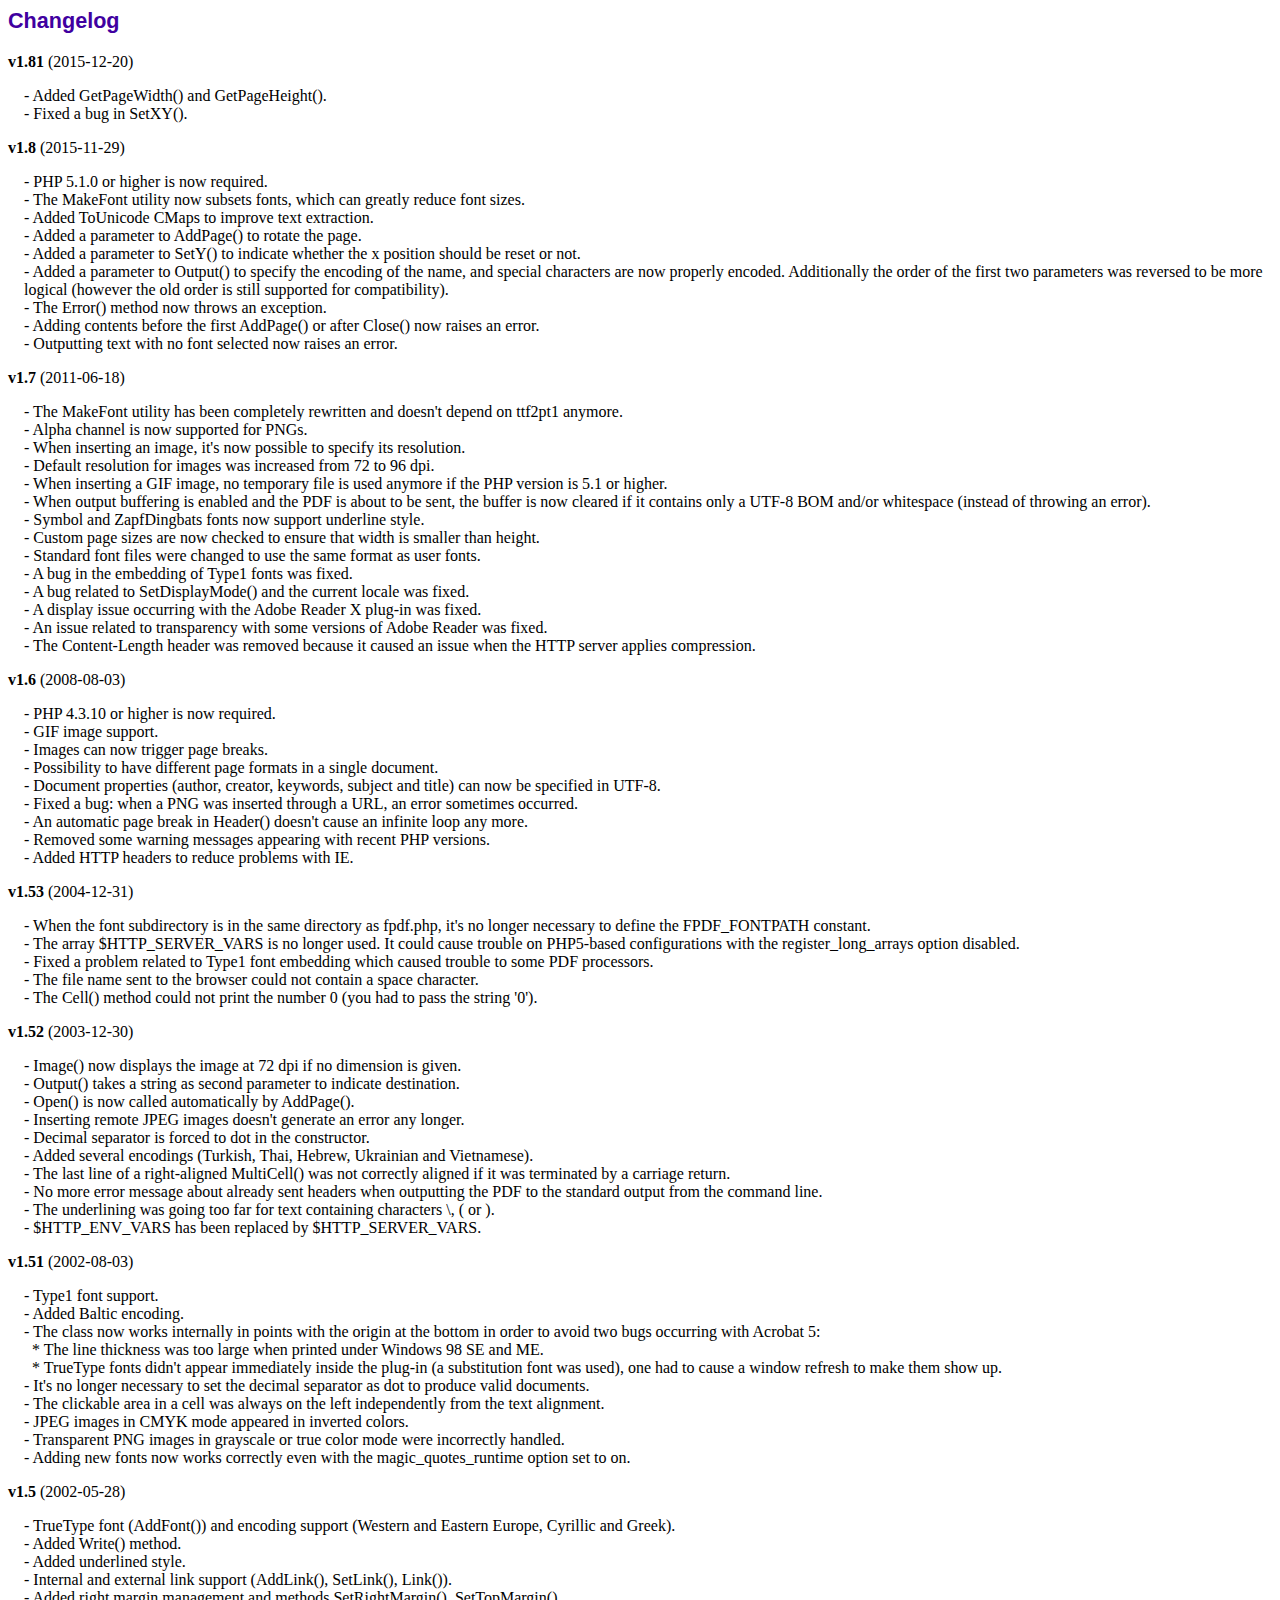
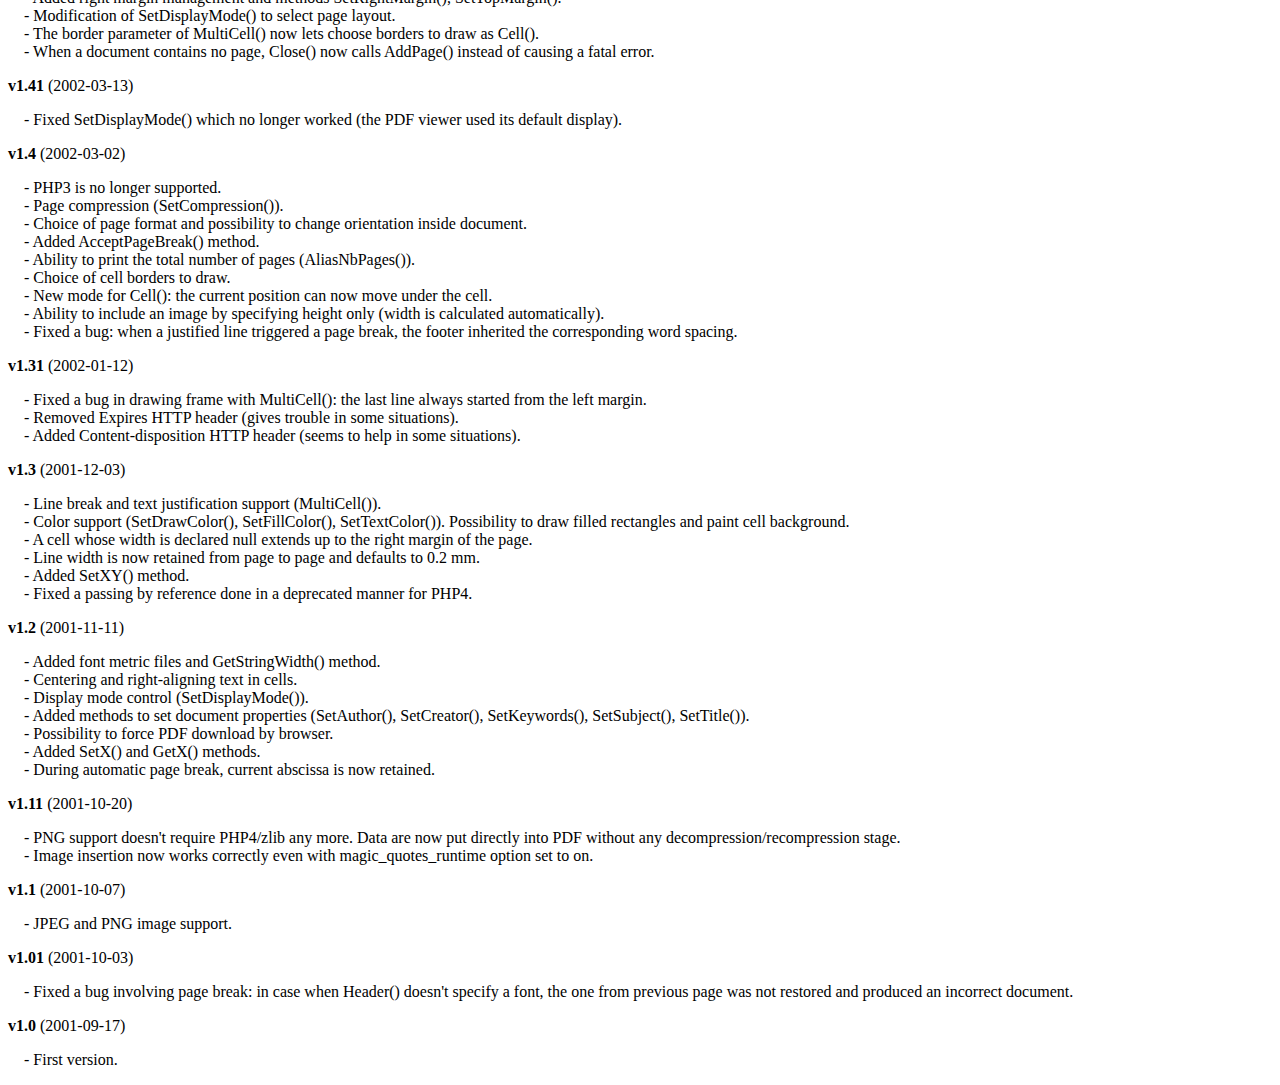
<file: vista/librerias/fpdf/changelog.htm>
<!DOCTYPE html PUBLIC "-//W3C//DTD HTML 4.01 Transitional//EN">
<html>
<head>
<meta http-equiv="Content-Type" content="text/html; charset=ISO-8859-1">
<title>Changelog</title>
<link type="text/css" rel="stylesheet" href="fpdf.css">
<style type="text/css">
dd {margin:1em 0 1em 1em}
</style>
</head>
<body>
<h1>Changelog</h1>
<dl>
<dt><strong>v1.81</strong> (2015-12-20)</dt>
<dd>
- Added GetPageWidth() and GetPageHeight().<br>
- Fixed a bug in SetXY().<br>
</dd>
<dt><strong>v1.8</strong> (2015-11-29)</dt>
<dd>
- PHP 5.1.0 or higher is now required.<br>
- The MakeFont utility now subsets fonts, which can greatly reduce font sizes.<br>
- Added ToUnicode CMaps to improve text extraction.<br>
- Added a parameter to AddPage() to rotate the page.<br>
- Added a parameter to SetY() to indicate whether the x position should be reset or not.<br>
- Added a parameter to Output() to specify the encoding of the name, and special characters are now properly encoded. Additionally the order of the first two parameters was reversed to be more logical (however the old order is still supported for compatibility).<br>
- The Error() method now throws an exception.<br>
- Adding contents before the first AddPage() or after Close() now raises an error.<br>
- Outputting text with no font selected now raises an error.<br>
</dd>
<dt><strong>v1.7</strong> (2011-06-18)</dt>
<dd>
- The MakeFont utility has been completely rewritten and doesn't depend on ttf2pt1 anymore.<br>
- Alpha channel is now supported for PNGs.<br>
- When inserting an image, it's now possible to specify its resolution.<br>
- Default resolution for images was increased from 72 to 96 dpi.<br>
- When inserting a GIF image, no temporary file is used anymore if the PHP version is 5.1 or higher.<br>
- When output buffering is enabled and the PDF is about to be sent, the buffer is now cleared if it contains only a UTF-8 BOM and/or whitespace (instead of throwing an error).<br>
- Symbol and ZapfDingbats fonts now support underline style.<br>
- Custom page sizes are now checked to ensure that width is smaller than height.<br>
- Standard font files were changed to use the same format as user fonts.<br>
- A bug in the embedding of Type1 fonts was fixed.<br>
- A bug related to SetDisplayMode() and the current locale was fixed.<br>
- A display issue occurring with the Adobe Reader X plug-in was fixed.<br>
- An issue related to transparency with some versions of Adobe Reader was fixed.<br>
- The Content-Length header was removed because it caused an issue when the HTTP server applies compression.<br>
</dd>
<dt><strong>v1.6</strong> (2008-08-03)</dt>
<dd>
- PHP 4.3.10 or higher is now required.<br>
- GIF image support.<br>
- Images can now trigger page breaks.<br>
- Possibility to have different page formats in a single document.<br>
- Document properties (author, creator, keywords, subject and title) can now be specified in UTF-8.<br>
- Fixed a bug: when a PNG was inserted through a URL, an error sometimes occurred.<br>
- An automatic page break in Header() doesn't cause an infinite loop any more.<br>
- Removed some warning messages appearing with recent PHP versions.<br>
- Added HTTP headers to reduce problems with IE.<br>
</dd>
<dt><strong>v1.53</strong> (2004-12-31)</dt>
<dd>
- When the font subdirectory is in the same directory as fpdf.php, it's no longer necessary to define the FPDF_FONTPATH constant.<br>
- The array $HTTP_SERVER_VARS is no longer used. It could cause trouble on PHP5-based configurations with the register_long_arrays option disabled.<br>
- Fixed a problem related to Type1 font embedding which caused trouble to some PDF processors.<br>
- The file name sent to the browser could not contain a space character.<br>
- The Cell() method could not print the number 0 (you had to pass the string '0').<br>
</dd>
<dt><strong>v1.52</strong> (2003-12-30)</dt>
<dd>
- Image() now displays the image at 72 dpi if no dimension is given.<br>
- Output() takes a string as second parameter to indicate destination.<br>
- Open() is now called automatically by AddPage().<br>
- Inserting remote JPEG images doesn't generate an error any longer.<br>
- Decimal separator is forced to dot in the constructor.<br>
- Added several encodings (Turkish, Thai, Hebrew, Ukrainian and Vietnamese).<br>
- The last line of a right-aligned MultiCell() was not correctly aligned if it was terminated by a carriage return.<br>
- No more error message about already sent headers when outputting the PDF to the standard output from the command line.<br>
- The underlining was going too far for text containing characters \, ( or ).<br>
- $HTTP_ENV_VARS has been replaced by $HTTP_SERVER_VARS.<br>
</dd>
<dt><strong>v1.51</strong> (2002-08-03)</dt>
<dd>
- Type1 font support.<br>
- Added Baltic encoding.<br>
- The class now works internally in points with the origin at the bottom in order to avoid two bugs occurring with Acrobat 5:<br>&nbsp;&nbsp;* The line thickness was too large when printed under Windows 98 SE and ME.<br>&nbsp;&nbsp;* TrueType fonts didn't appear immediately inside the plug-in (a substitution font was used), one had to cause a window refresh to make them show up.<br>
- It's no longer necessary to set the decimal separator as dot to produce valid documents.<br>
- The clickable area in a cell was always on the left independently from the text alignment.<br>
- JPEG images in CMYK mode appeared in inverted colors.<br>
- Transparent PNG images in grayscale or true color mode were incorrectly handled.<br>
- Adding new fonts now works correctly even with the magic_quotes_runtime option set to on.<br>
</dd>
<dt><strong>v1.5</strong> (2002-05-28)</dt>
<dd>
- TrueType font (AddFont()) and encoding support (Western and Eastern Europe, Cyrillic and Greek).<br>
- Added Write() method.<br>
- Added underlined style.<br>
- Internal and external link support (AddLink(), SetLink(), Link()).<br>
- Added right margin management and methods SetRightMargin(), SetTopMargin().<br>
- Modification of SetDisplayMode() to select page layout.<br>
- The border parameter of MultiCell() now lets choose borders to draw as Cell().<br>
- When a document contains no page, Close() now calls AddPage() instead of causing a fatal error.<br>
</dd>
<dt><strong>v1.41</strong> (2002-03-13)</dt>
<dd>
- Fixed SetDisplayMode() which no longer worked (the PDF viewer used its default display).<br>
</dd>
<dt><strong>v1.4</strong> (2002-03-02)</dt>
<dd>
- PHP3 is no longer supported.<br>
- Page compression (SetCompression()).<br>
- Choice of page format and possibility to change orientation inside document.<br>
- Added AcceptPageBreak() method.<br>
- Ability to print the total number of pages (AliasNbPages()).<br>
- Choice of cell borders to draw.<br>
- New mode for Cell(): the current position can now move under the cell.<br>
- Ability to include an image by specifying height only (width is calculated automatically).<br>
- Fixed a bug: when a justified line triggered a page break, the footer inherited the corresponding word spacing.<br>
</dd>
<dt><strong>v1.31</strong> (2002-01-12)</dt>
<dd>
- Fixed a bug in drawing frame with MultiCell(): the last line always started from the left margin.<br>
- Removed Expires HTTP header (gives trouble in some situations).<br>
- Added Content-disposition HTTP header (seems to help in some situations).<br>
</dd>
<dt><strong>v1.3</strong> (2001-12-03)</dt>
<dd>
- Line break and text justification support (MultiCell()).<br>
- Color support (SetDrawColor(), SetFillColor(), SetTextColor()). Possibility to draw filled rectangles and paint cell background.<br>
- A cell whose width is declared null extends up to the right margin of the page.<br>
- Line width is now retained from page to page and defaults to 0.2 mm.<br>
- Added SetXY() method.<br>
- Fixed a passing by reference done in a deprecated manner for PHP4.<br>
</dd>
<dt><strong>v1.2</strong> (2001-11-11)</dt>
<dd>
- Added font metric files and GetStringWidth() method.<br>
- Centering and right-aligning text in cells.<br>
- Display mode control (SetDisplayMode()).<br>
- Added methods to set document properties (SetAuthor(), SetCreator(), SetKeywords(), SetSubject(), SetTitle()).<br>
- Possibility to force PDF download by browser.<br>
- Added SetX() and GetX() methods.<br>
- During automatic page break, current abscissa is now retained.<br>
</dd>
<dt><strong>v1.11</strong> (2001-10-20)</dt>
<dd>
- PNG support doesn't require PHP4/zlib any more. Data are now put directly into PDF without any decompression/recompression stage.<br>
- Image insertion now works correctly even with magic_quotes_runtime option set to on.<br>
</dd>
<dt><strong>v1.1</strong> (2001-10-07)</dt>
<dd>
- JPEG and PNG image support.<br>
</dd>
<dt><strong>v1.01</strong> (2001-10-03)</dt>
<dd>
- Fixed a bug involving page break: in case when Header() doesn't specify a font, the one from previous page was not restored and produced an incorrect document.<br>
</dd>
<dt><strong>v1.0</strong> (2001-09-17)</dt>
<dd>
- First version.<br>
</dd>
</dl>
</body>
</html>
</file>
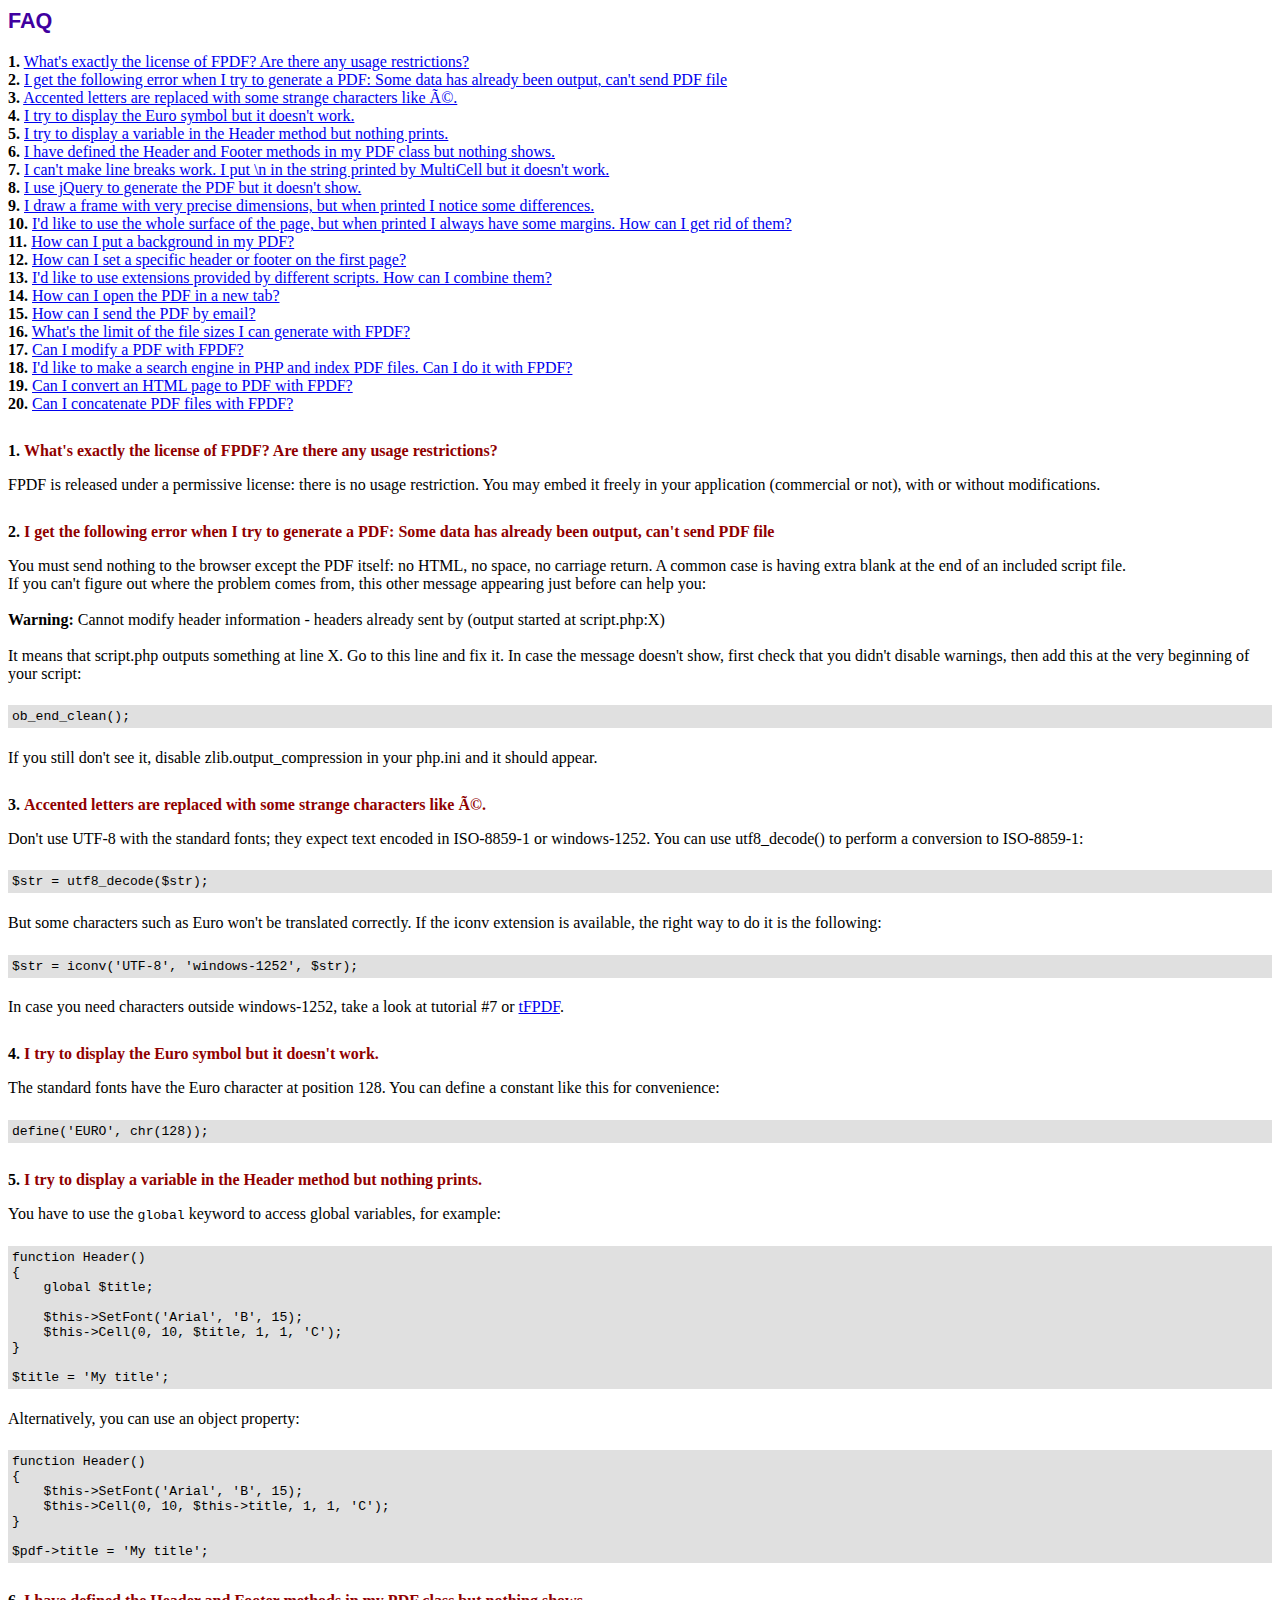
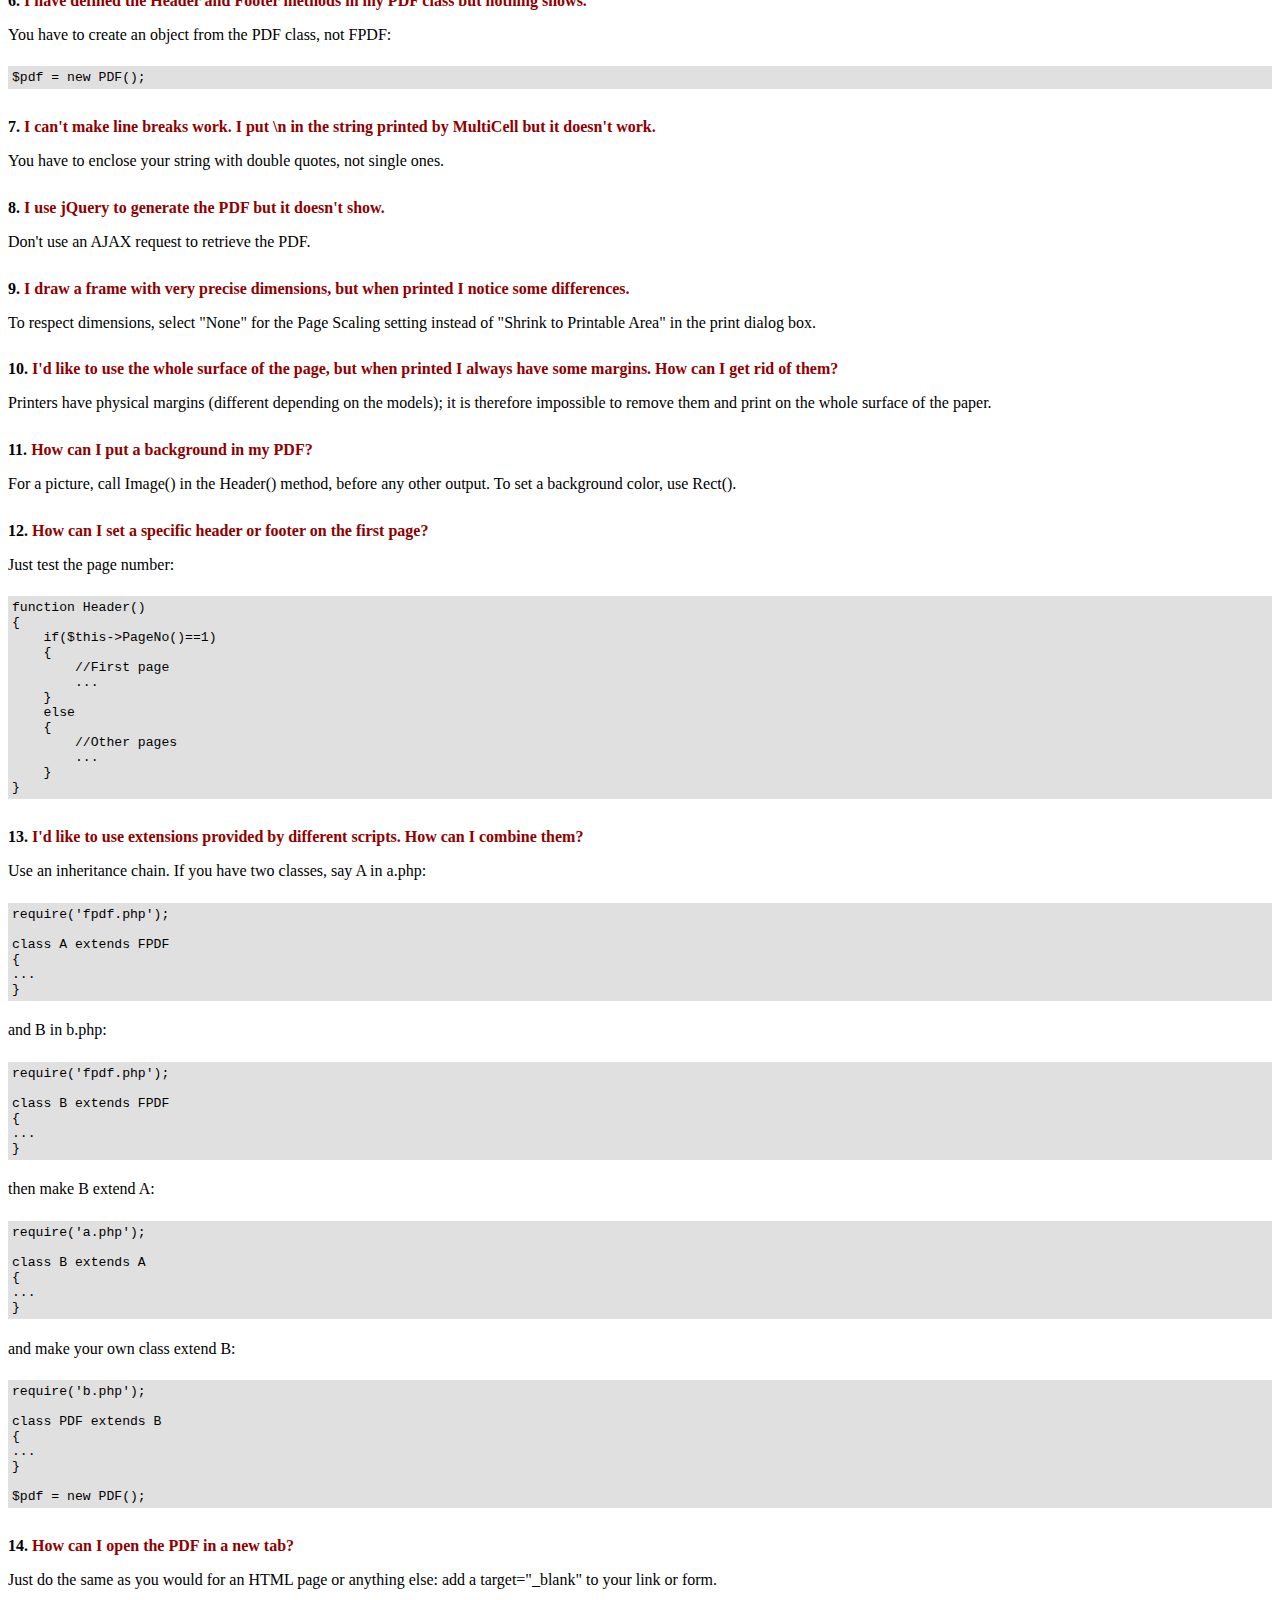
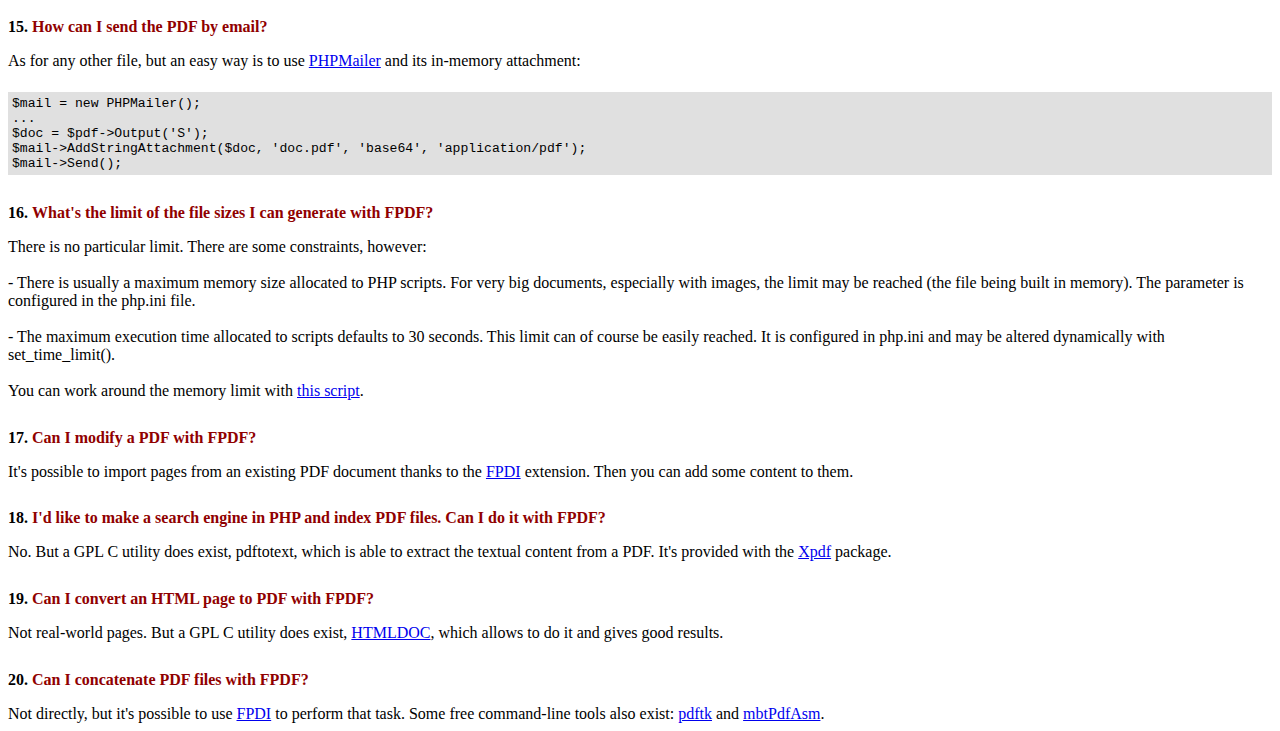
<file: vista/librerias/fpdf/FAQ.htm>
<!DOCTYPE html PUBLIC "-//W3C//DTD HTML 4.01 Transitional//EN">
<html>
<head>
<meta http-equiv="Content-Type" content="text/html; charset=ISO-8859-1">
<title>FAQ</title>
<link type="text/css" rel="stylesheet" href="fpdf.css">
<style type="text/css">
ul {list-style-type:none; margin:0; padding:0}
ul#answers li {margin-top:1.8em}
.question {font-weight:bold; color:#900000}
</style>
</head>
<body>
<h1>FAQ</h1>
<ul>
<li><b>1.</b> <a href='#q1'>What's exactly the license of FPDF? Are there any usage restrictions?</a></li>
<li><b>2.</b> <a href='#q2'>I get the following error when I try to generate a PDF: Some data has already been output, can't send PDF file</a></li>
<li><b>3.</b> <a href='#q3'>Accented letters are replaced with some strange characters like é.</a></li>
<li><b>4.</b> <a href='#q4'>I try to display the Euro symbol but it doesn't work.</a></li>
<li><b>5.</b> <a href='#q5'>I try to display a variable in the Header method but nothing prints.</a></li>
<li><b>6.</b> <a href='#q6'>I have defined the Header and Footer methods in my PDF class but nothing shows.</a></li>
<li><b>7.</b> <a href='#q7'>I can't make line breaks work. I put \n in the string printed by MultiCell but it doesn't work.</a></li>
<li><b>8.</b> <a href='#q8'>I use jQuery to generate the PDF but it doesn't show.</a></li>
<li><b>9.</b> <a href='#q9'>I draw a frame with very precise dimensions, but when printed I notice some differences.</a></li>
<li><b>10.</b> <a href='#q10'>I'd like to use the whole surface of the page, but when printed I always have some margins. How can I get rid of them?</a></li>
<li><b>11.</b> <a href='#q11'>How can I put a background in my PDF?</a></li>
<li><b>12.</b> <a href='#q12'>How can I set a specific header or footer on the first page?</a></li>
<li><b>13.</b> <a href='#q13'>I'd like to use extensions provided by different scripts. How can I combine them?</a></li>
<li><b>14.</b> <a href='#q14'>How can I open the PDF in a new tab?</a></li>
<li><b>15.</b> <a href='#q15'>How can I send the PDF by email?</a></li>
<li><b>16.</b> <a href='#q16'>What's the limit of the file sizes I can generate with FPDF?</a></li>
<li><b>17.</b> <a href='#q17'>Can I modify a PDF with FPDF?</a></li>
<li><b>18.</b> <a href='#q18'>I'd like to make a search engine in PHP and index PDF files. Can I do it with FPDF?</a></li>
<li><b>19.</b> <a href='#q19'>Can I convert an HTML page to PDF with FPDF?</a></li>
<li><b>20.</b> <a href='#q20'>Can I concatenate PDF files with FPDF?</a></li>
</ul>

<ul id='answers'>
<li id='q1'>
<p><b>1.</b> <span class='question'>What's exactly the license of FPDF? Are there any usage restrictions?</span></p>
FPDF is released under a permissive license: there is no usage restriction. You may embed it
freely in your application (commercial or not), with or without modifications.
</li>

<li id='q2'>
<p><b>2.</b> <span class='question'>I get the following error when I try to generate a PDF: Some data has already been output, can't send PDF file</span></p>
You must send nothing to the browser except the PDF itself: no HTML, no space, no carriage return. A common
case is having extra blank at the end of an included script file.<br>
If you can't figure out where the problem comes from, this other message appearing just before can help you:<br>
<br>
<b>Warning:</b> Cannot modify header information - headers already sent by (output started at script.php:X)<br>
<br>
It means that script.php outputs something at line X. Go to this line and fix it.
In case the message doesn't show, first check that you didn't disable warnings, then add this at the very
beginning of your script:
<div class="doc-source">
<pre><code>ob_end_clean();</code></pre>
</div>
If you still don't see it, disable zlib.output_compression in your php.ini and it should appear.
</li>

<li id='q3'>
<p><b>3.</b> <span class='question'>Accented letters are replaced with some strange characters like é.</span></p>
Don't use UTF-8 with the standard fonts; they expect text encoded in ISO-8859-1 or windows-1252.
You can use utf8_decode() to perform a conversion to ISO-8859-1:
<div class="doc-source">
<pre><code>$str = utf8_decode($str);</code></pre>
</div>
But some characters such as Euro won't be translated correctly. If the iconv extension is available, the
right way to do it is the following:
<div class="doc-source">
<pre><code>$str = iconv('UTF-8', 'windows-1252', $str);</code></pre>
</div>
In case you need characters outside windows-1252, take a look at tutorial #7 or
<a href="http://www.fpdf.org/?go=script&amp;id=92" target="_blank">tFPDF</a>.
</li>

<li id='q4'>
<p><b>4.</b> <span class='question'>I try to display the Euro symbol but it doesn't work.</span></p>
The standard fonts have the Euro character at position 128. You can define a constant like this
for convenience:
<div class="doc-source">
<pre><code>define('EURO', chr(128));</code></pre>
</div>
</li>

<li id='q5'>
<p><b>5.</b> <span class='question'>I try to display a variable in the Header method but nothing prints.</span></p>
You have to use the <code>global</code> keyword to access global variables, for example:
<div class="doc-source">
<pre><code>function Header()
{
    global $title;

    $this-&gt;SetFont('Arial', 'B', 15);
    $this-&gt;Cell(0, 10, $title, 1, 1, 'C');
}

$title = 'My title';</code></pre>
</div>
Alternatively, you can use an object property:
<div class="doc-source">
<pre><code>function Header()
{
    $this-&gt;SetFont('Arial', 'B', 15);
    $this-&gt;Cell(0, 10, $this-&gt;title, 1, 1, 'C');
}

$pdf-&gt;title = 'My title';</code></pre>
</div>
</li>

<li id='q6'>
<p><b>6.</b> <span class='question'>I have defined the Header and Footer methods in my PDF class but nothing shows.</span></p>
You have to create an object from the PDF class, not FPDF:
<div class="doc-source">
<pre><code>$pdf = new PDF();</code></pre>
</div>
</li>

<li id='q7'>
<p><b>7.</b> <span class='question'>I can't make line breaks work. I put \n in the string printed by MultiCell but it doesn't work.</span></p>
You have to enclose your string with double quotes, not single ones.
</li>

<li id='q8'>
<p><b>8.</b> <span class='question'>I use jQuery to generate the PDF but it doesn't show.</span></p>
Don't use an AJAX request to retrieve the PDF.
</li>

<li id='q9'>
<p><b>9.</b> <span class='question'>I draw a frame with very precise dimensions, but when printed I notice some differences.</span></p>
To respect dimensions, select "None" for the Page Scaling setting instead of "Shrink to Printable Area" in the print dialog box.
</li>

<li id='q10'>
<p><b>10.</b> <span class='question'>I'd like to use the whole surface of the page, but when printed I always have some margins. How can I get rid of them?</span></p>
Printers have physical margins (different depending on the models); it is therefore impossible to remove
them and print on the whole surface of the paper.
</li>

<li id='q11'>
<p><b>11.</b> <span class='question'>How can I put a background in my PDF?</span></p>
For a picture, call Image() in the Header() method, before any other output. To set a background color, use Rect().
</li>

<li id='q12'>
<p><b>12.</b> <span class='question'>How can I set a specific header or footer on the first page?</span></p>
Just test the page number:
<div class="doc-source">
<pre><code>function Header()
{
    if($this-&gt;PageNo()==1)
    {
        //First page
        ...
    }
    else
    {
        //Other pages
        ...
    }
}</code></pre>
</div>
</li>

<li id='q13'>
<p><b>13.</b> <span class='question'>I'd like to use extensions provided by different scripts. How can I combine them?</span></p>
Use an inheritance chain. If you have two classes, say A in a.php:
<div class="doc-source">
<pre><code>require('fpdf.php');

class A extends FPDF
{
...
}</code></pre>
</div>
and B in b.php:
<div class="doc-source">
<pre><code>require('fpdf.php');

class B extends FPDF
{
...
}</code></pre>
</div>
then make B extend A:
<div class="doc-source">
<pre><code>require('a.php');

class B extends A
{
...
}</code></pre>
</div>
and make your own class extend B:
<div class="doc-source">
<pre><code>require('b.php');

class PDF extends B
{
...
}

$pdf = new PDF();</code></pre>
</div>
</li>

<li id='q14'>
<p><b>14.</b> <span class='question'>How can I open the PDF in a new tab?</span></p>
Just do the same as you would for an HTML page or anything else: add a target="_blank" to your link or form.
</li>

<li id='q15'>
<p><b>15.</b> <span class='question'>How can I send the PDF by email?</span></p>
As for any other file, but an easy way is to use <a href="http://phpmailer.codeworxtech.com" target="_blank">PHPMailer</a> and
its in-memory attachment:
<div class="doc-source">
<pre><code>$mail = new PHPMailer();
...
$doc = $pdf-&gt;Output('S');
$mail-&gt;AddStringAttachment($doc, 'doc.pdf', 'base64', 'application/pdf');
$mail-&gt;Send();</code></pre>
</div>
</li>

<li id='q16'>
<p><b>16.</b> <span class='question'>What's the limit of the file sizes I can generate with FPDF?</span></p>
There is no particular limit. There are some constraints, however:
<br>
<br>
- There is usually a maximum memory size allocated to PHP scripts. For very big documents,
especially with images, the limit may be reached (the file being built in memory). The
parameter is configured in the php.ini file.
<br>
<br>
- The maximum execution time allocated to scripts defaults to 30 seconds. This limit can of course
be easily reached. It is configured in php.ini and may be altered dynamically with set_time_limit().
<br>
<br>
You can work around the memory limit with <a href="http://www.fpdf.org/?go=script&amp;id=76" target="_blank">this script</a>.
</li>

<li id='q17'>
<p><b>17.</b> <span class='question'>Can I modify a PDF with FPDF?</span></p>
It's possible to import pages from an existing PDF document thanks to the
<a href="https://www.setasign.com/products/fpdi/about/" target="_blank">FPDI</a> extension.
Then you can add some content to them.
</li>

<li id='q18'>
<p><b>18.</b> <span class='question'>I'd like to make a search engine in PHP and index PDF files. Can I do it with FPDF?</span></p>
No. But a GPL C utility does exist, pdftotext, which is able to extract the textual content from a PDF.
It's provided with the <a href="http://www.foolabs.com/xpdf/" target="_blank">Xpdf</a> package.
</li>

<li id='q19'>
<p><b>19.</b> <span class='question'>Can I convert an HTML page to PDF with FPDF?</span></p>
Not real-world pages. But a GPL C utility does exist, <a href="https://www.msweet.org/projects.php?Z1" target="_blank">HTMLDOC</a>,
which allows to do it and gives good results.
</li>

<li id='q20'>
<p><b>20.</b> <span class='question'>Can I concatenate PDF files with FPDF?</span></p>
Not directly, but it's possible to use <a href="https://www.setasign.com/products/fpdi/demos/concatenate-fake/" target="_blank">FPDI</a>
to perform that task. Some free command-line tools also exist:
<a href="https://www.pdflabs.com/tools/pdftk-the-pdf-toolkit/" target="_blank">pdftk</a> and
<a href="http://thierry.schmit.free.fr/spip/spip.php?article15" target="_blank">mbtPdfAsm</a>.
</li>
</ul>
</body>
</html>
</file>
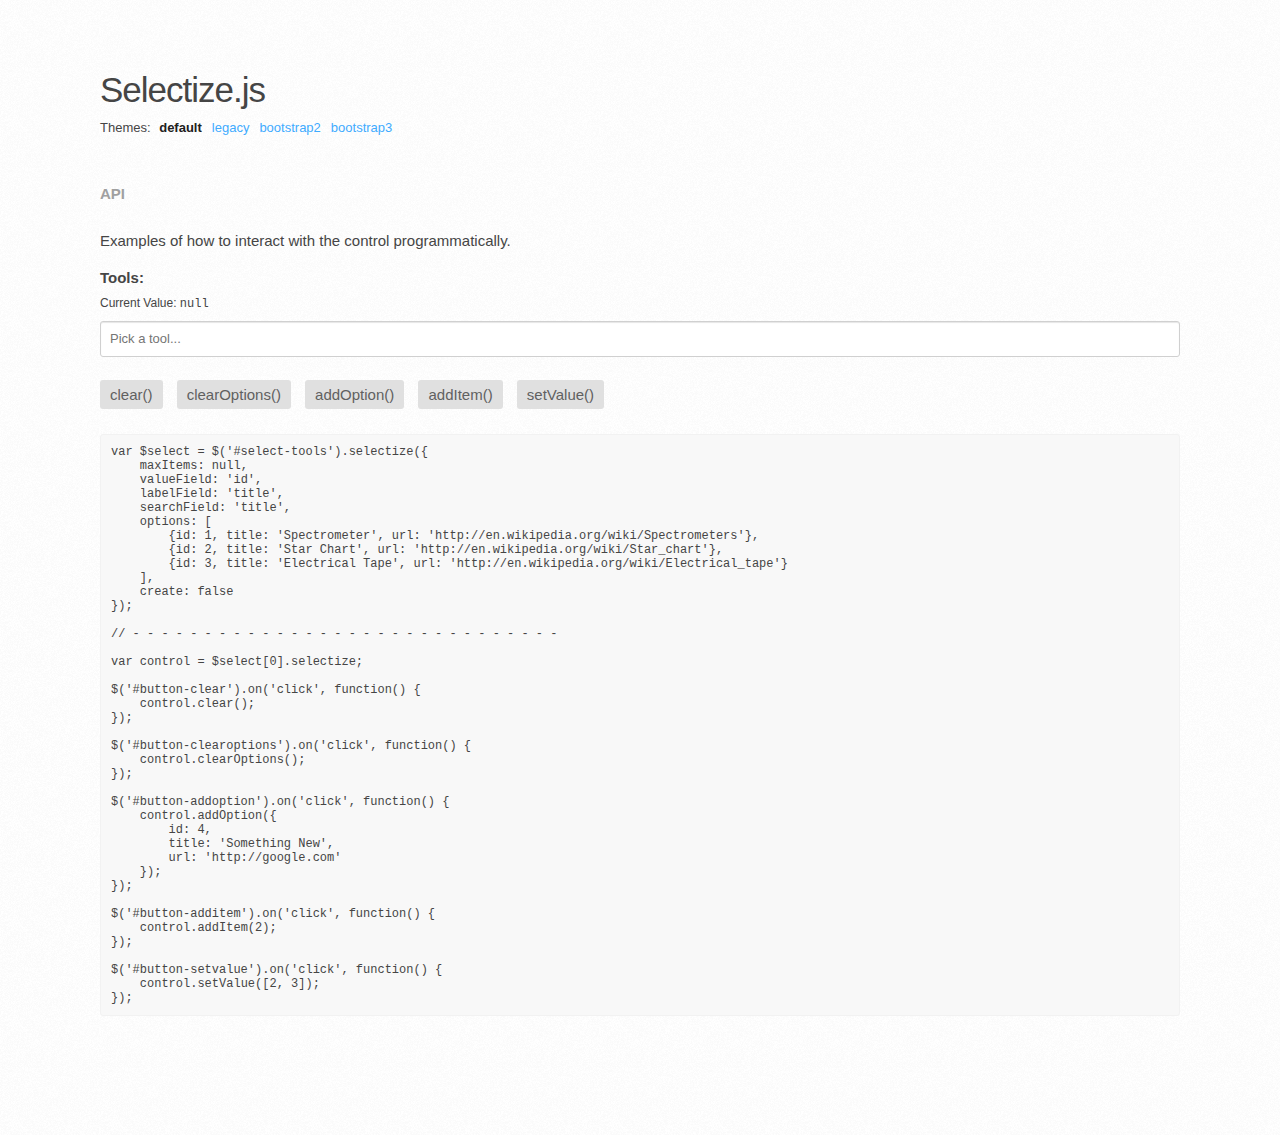
<file: vista/js/selectize.js/examples/api.html>
<!DOCTYPE html>
<!--[if lt IE 7]><html class="no-js lt-ie9 lt-ie8 lt-ie7"><![endif]-->
<!--[if IE 7]><html class="no-js lt-ie9 lt-ie8"><![endif]-->
<!--[if IE 8]><html class="no-js lt-ie9"><![endif]-->
<!--[if gt IE 8]><!--><html class="no-js"><!--<![endif]-->
	<head>
		<meta charset="utf-8">
		<meta http-equiv="X-UA-Compatible" content="IE=edge,chrome=1">
		<title>Selectize.js Demo</title>
		<meta name="description" content="">
		<meta name="viewport" content="width=device-width,initial-scale=1,maximum-scale=1">
		<link rel="stylesheet" href="css/normalize.css">
		<link rel="stylesheet" href="css/stylesheet.css">
		<!--[if IE 8]><script src="js/es5.js"></script><![endif]-->
		<script src="js/jquery.min.js"></script>
		<script src="../dist/js/standalone/selectize.js"></script>
		<script src="js/index.js"></script>
	</head>
    <body>
		<div id="wrapper">
			<h1>Selectize.js</h1>
			<div class="demo">
				<h2>API</h2>
				<p>Examples of how to interact with the control programmatically.</p>
				<div class="control-group">
					<label for="select-tools">Tools:</label>
					<select id="select-tools" multiple placeholder="Pick a tool..."></select>
				</div>
				<div class="buttons">
					<input type="button" value="clear()" id="button-clear">
					<input type="button" value="clearOptions()" id="button-clearoptions">
					<input type="button" value="addOption()" id="button-addoption">
					<input type="button" value="addItem()" id="button-additem">
					<input type="button" value="setValue()" id="button-setvalue">
				</div>
				<script>
				var $select = $('#select-tools').selectize({
					maxItems: null,
					valueField: 'id',
					labelField: 'title',
					searchField: 'title',
					options: [
						{id: 1, title: 'Spectrometer', url: 'http://en.wikipedia.org/wiki/Spectrometers'},
						{id: 2, title: 'Star Chart', url: 'http://en.wikipedia.org/wiki/Star_chart'},
						{id: 3, title: 'Electrical Tape', url: 'http://en.wikipedia.org/wiki/Electrical_tape'}
					],
					create: false
				});

				// - - - - - - - - - - - - - - - - - - - - - - - - - - - - - -

				var control = $select[0].selectize;

				$('#button-clear').on('click', function() {
					control.clear();
				});

				$('#button-clearoptions').on('click', function() {
					control.clearOptions();
				});

				$('#button-addoption').on('click', function() {
					control.addOption({
						id: 4,
						title: 'Something New',
						url: 'http://google.com'
					});
				});

				$('#button-additem').on('click', function() {
					control.addItem(2);
				});

				$('#button-setvalue').on('click', function() {
					control.setValue([2, 3]);
				});
				</script>
			</div>
		</div>
	</body>
</html>
</file>
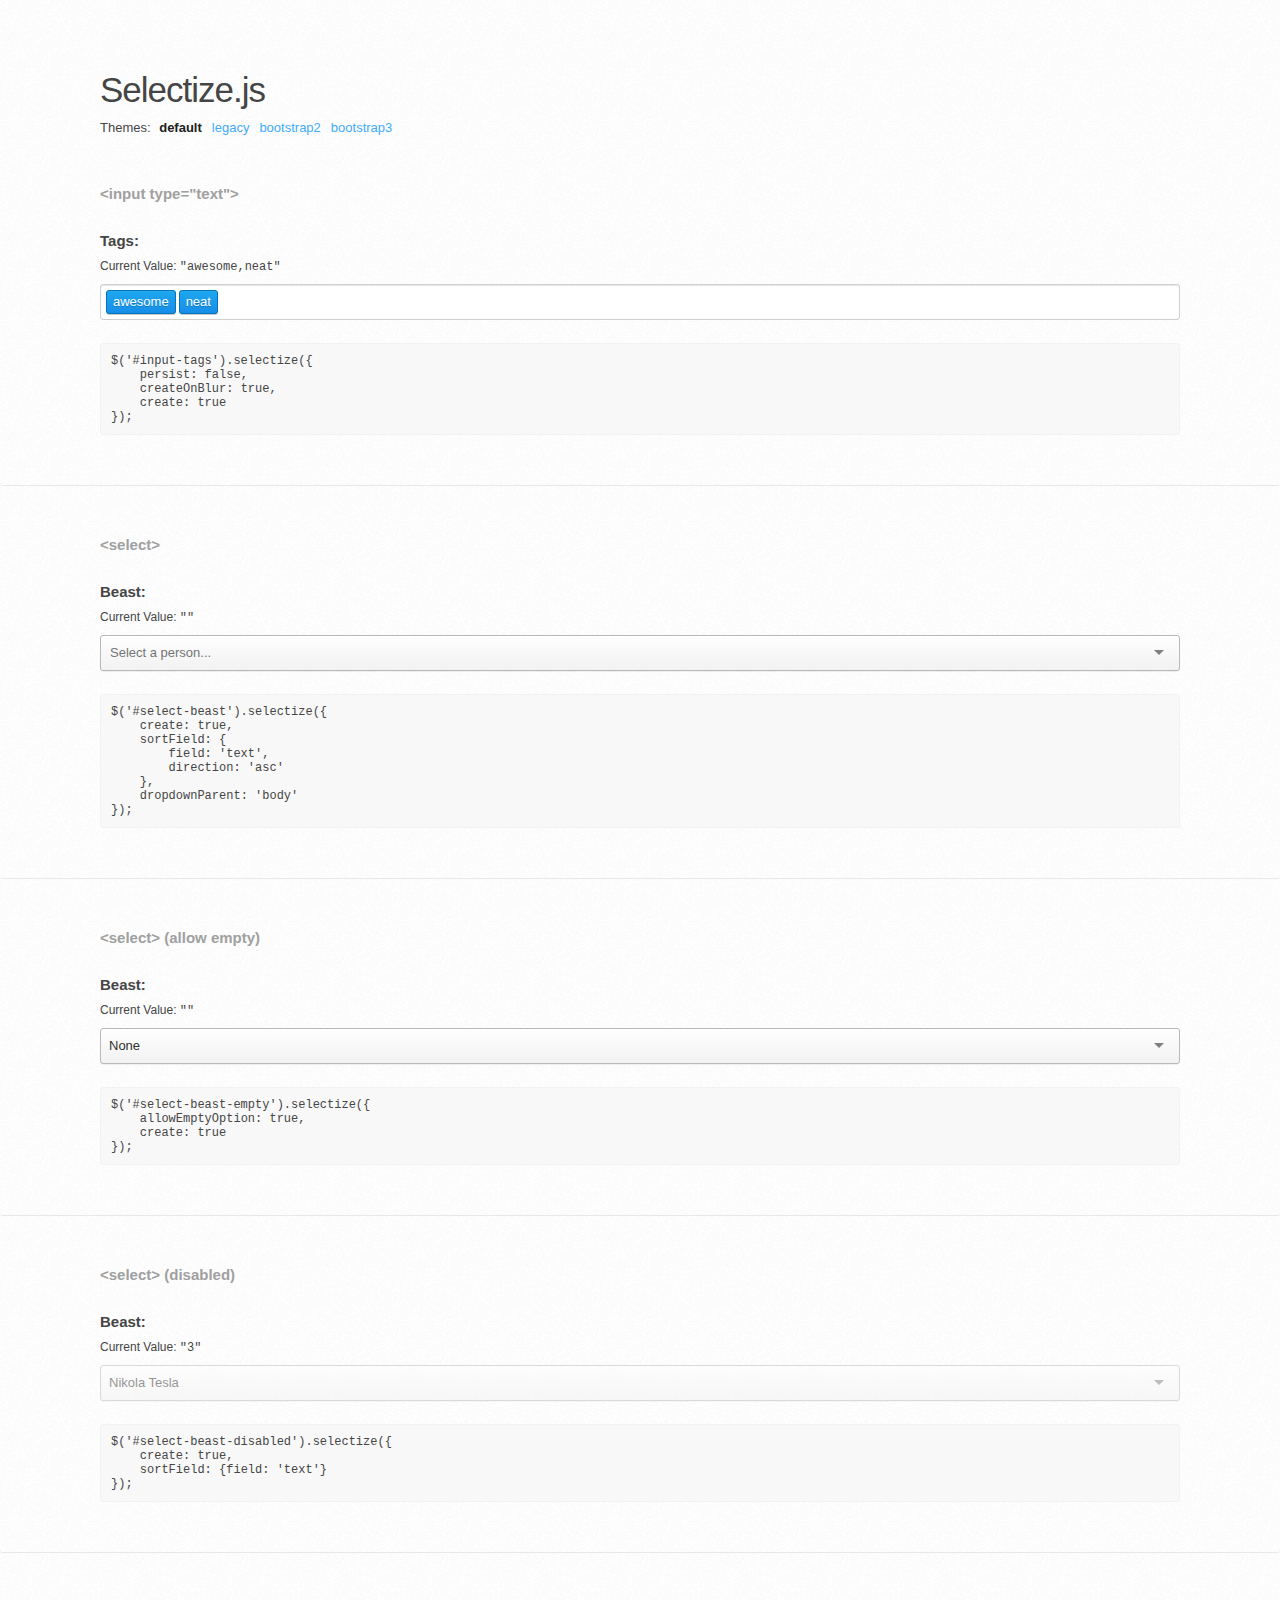
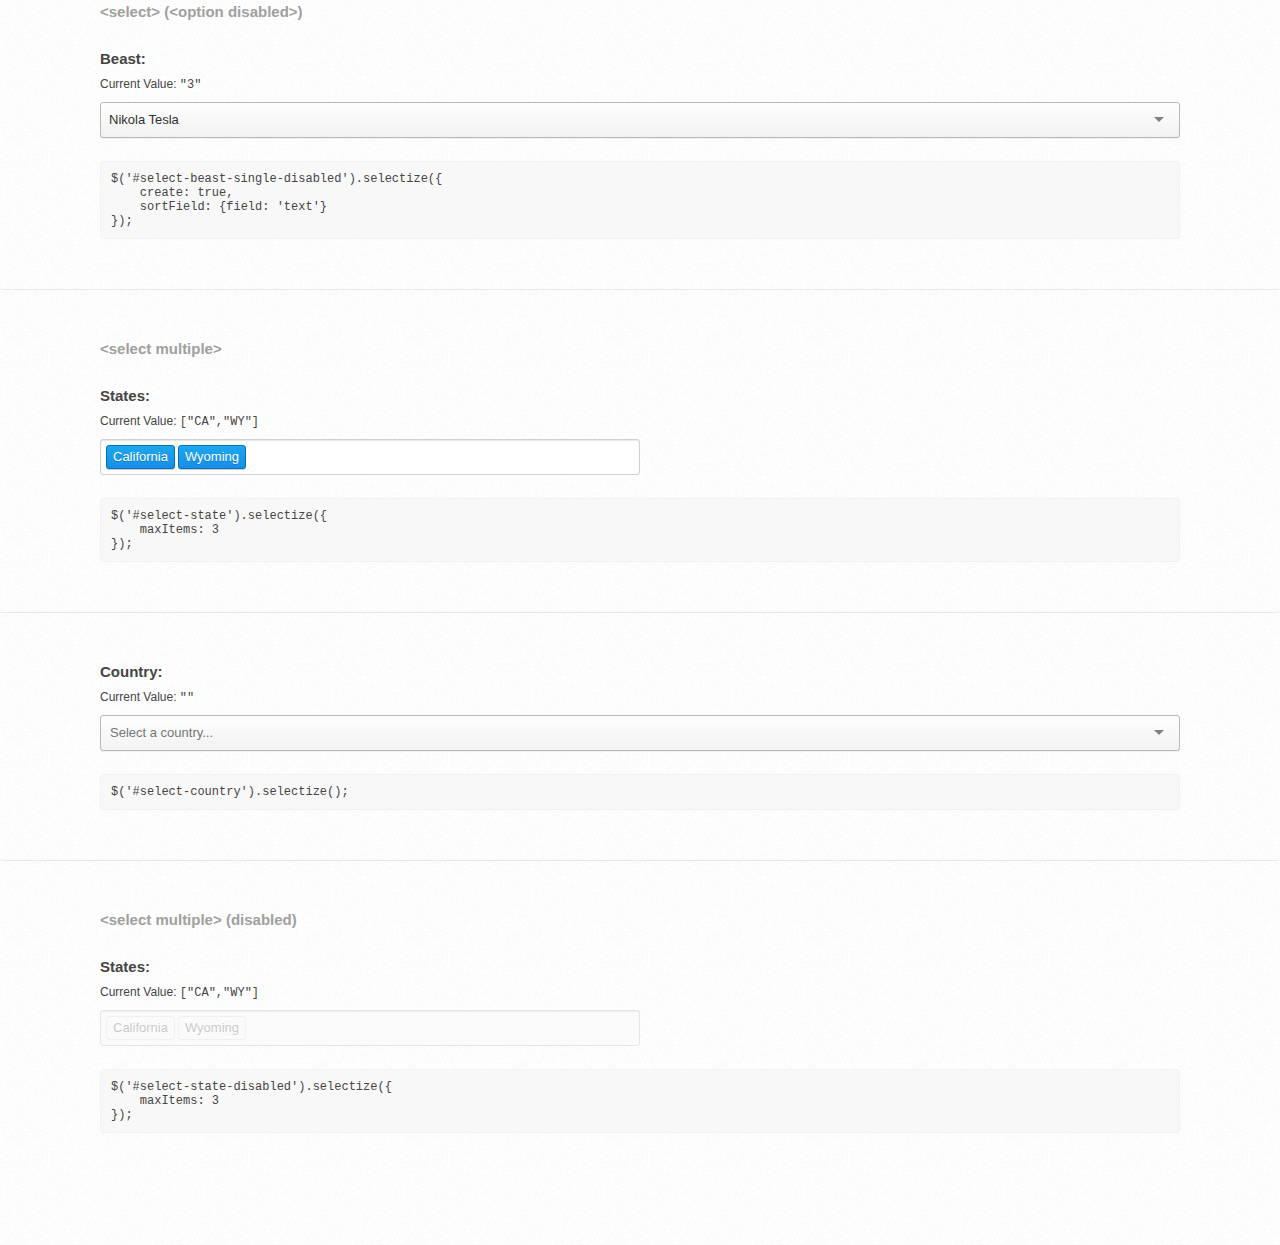
<file: vista/js/selectize.js/examples/basic.html>
<!DOCTYPE html>
<!--[if lt IE 7]><html class="no-js lt-ie9 lt-ie8 lt-ie7"><![endif]-->
<!--[if IE 7]><html class="no-js lt-ie9 lt-ie8"><![endif]-->
<!--[if IE 8]><html class="no-js lt-ie9"><![endif]-->
<!--[if gt IE 8]><!--><html class="no-js"><!--<![endif]-->
	<head>
		<meta charset="utf-8">
		<meta http-equiv="X-UA-Compatible" content="IE=edge,chrome=1">
		<title>Selectize.js Demo</title>
		<meta name="description" content="">
		<meta name="viewport" content="width=device-width,initial-scale=1,maximum-scale=1">
		<link rel="stylesheet" href="css/normalize.css">
		<link rel="stylesheet" href="css/stylesheet.css">
		<!--[if IE 8]><script src="js/es5.js"></script><![endif]-->
		<script src="js/jquery.min.js"></script>
		<script src="../dist/js/standalone/selectize.js"></script>
		<script src="js/index.js"></script>
	</head>
    <body>
		<div id="wrapper">
			<h1>Selectize.js</h1>

			<div class="demo">
				<h2>&lt;input type="text"&gt;</h2>
				<div class="control-group">
					<label for="input-tags">Tags:</label>
					<input type="text" id="input-tags" class="demo-default" value="awesome,neat">
				</div>
				<script>
				$('#input-tags').selectize({
					persist: false,
					createOnBlur: true,
					create: true
				});
				</script>
			</div>

			<div class="demo">
				<h2>&lt;select&gt;</h2>
				<div class="control-group">
					<label for="select-beast">Beast:</label>
					<select id="select-beast" class="demo-default" placeholder="Select a person...">
						<option value="">Select a person...</option>
						<option value="4">Thomas Edison</option>
						<option value="1">Nikola</option>
						<option value="3">Nikola Tesla</option>
						<option value="5">Arnold Schwarzenegger</option>
					</select>
				</div>
				<script>
				$('#select-beast').selectize({
					create: true,
					sortField: {
						field: 'text',
						direction: 'asc'
					},
					dropdownParent: 'body'
				});
				</script>
			</div>

			<div class="demo">
				<h2>&lt;select&gt; (allow empty)</h2>
				<div class="control-group">
					<label for="select-beast-empty">Beast:</label>
					<select id="select-beast-empty" class="demo-default" data-placeholder="Select a person...">
						<option value="">None</option>
						<option value="4">Thomas Edison</option>
						<option value="1">Nikola</option>
						<option value="3">Nikola Tesla</option>
						<option value="5">Arnold Schwarzenegger</option>
					</select>
				</div>
				<script>
				$('#select-beast-empty').selectize({
					allowEmptyOption: true,
					create: true
				});
				</script>
			</div>

			<div class="demo">
				<h2>&lt;select&gt; (disabled)</h2>
				<div class="control-group">
					<label for="select-beast-disabled">Beast:</label>
					<select id="select-beast-disabled" class="demo-default" disabled placeholder="Select a person...">
						<option value="">Select a person...</option>
						<option value="4">Thomas Edison</option>
						<option value="1">Nikola</option>
						<option value="3" selected>Nikola Tesla</option>
					</select>
				</div>
				<script>
					$('#select-beast-disabled').selectize({
						create: true,
						sortField: {field: 'text'}
					});
				</script>
			</div>

			<div class="demo">
				<h2>&lt;select&gt; (&lt;option disabled&gt;)</h2>
				<div class="control-group">
					<label for="select-beast-single-disabled">Beast:</label>
					<select id="select-beast-single-disabled" class="demo-default" placeholder="Select a person...">
						<option value="">Select a person...</option>
						<option value="4" disabled>Thomas Edison</option>
						<option value="1">Nikola</option>
						<option value="3" selected>Nikola Tesla</option>
					</select>
				</div>
				<script>
					$('#select-beast-single-disabled').selectize({
						create: true,
						sortField: {field: 'text'}
					});
				</script>
			</div>

			<div class="demo">
				<h2>&lt;select multiple&gt;</h2>
				<div class="control-group">
					<label for="select-state">States:</label>
					<select id="select-state" name="state[]" multiple class="demo-default" style="width:50%" placeholder="Select a state...">
						<option value="">Select a state...</option>
						<option value="AL">Alabama</option>
						<option value="AK">Alaska</option>
						<option value="AZ">Arizona</option>
						<option value="AR">Arkansas</option>
						<option value="CA" selected>California</option>
						<option value="CO">Colorado</option>
						<option value="CT">Connecticut</option>
						<option value="DE">Delaware</option>
						<option value="DC">District of Columbia</option>
						<option value="FL">Florida</option>
						<option value="GA">Georgia</option>
						<option value="HI">Hawaii</option>
						<option value="ID">Idaho</option>
						<option value="IL">Illinois</option>
						<option value="IN">Indiana</option>
						<option value="IA">Iowa</option>
						<option value="KS">Kansas</option>
						<option value="KY">Kentucky</option>
						<option value="LA">Louisiana</option>
						<option value="ME">Maine</option>
						<option value="MD">Maryland</option>
						<option value="MA">Massachusetts</option>
						<option value="MI">Michigan</option>
						<option value="MN">Minnesota</option>
						<option value="MS">Mississippi</option>
						<option value="MO">Missouri</option>
						<option value="MT">Montana</option>
						<option value="NE">Nebraska</option>
						<option value="NV">Nevada</option>
						<option value="NH">New Hampshire</option>
						<option value="NJ">New Jersey</option>
						<option value="NM">New Mexico</option>
						<option value="NY">New York</option>
						<option value="NC">North Carolina</option>
						<option value="ND">North Dakota</option>
						<option value="OH">Ohio</option>
						<option value="OK">Oklahoma</option>
						<option value="OR">Oregon</option>
						<option value="PA">Pennsylvania</option>
						<option value="RI">Rhode Island</option>
						<option value="SC">South Carolina</option>
						<option value="SD">South Dakota</option>
						<option value="TN">Tennessee</option>
						<option value="TX">Texas</option>
						<option value="UT">Utah</option>
						<option value="VT">Vermont</option>
						<option value="VA">Virginia</option>
						<option value="WA">Washington</option>
						<option value="WV">West Virginia</option>
						<option value="WI">Wisconsin</option>
						<option value="WY" selected>Wyoming</option>
					</select>
				</div>
				<script>
				$('#select-state').selectize({
					maxItems: 3
				});
				</script>
			</div>
			<div class="demo">
				<div class="control-group">
					<label for="select-country">Country:</label>
					<select id="select-country" class="demo-default" placeholder="Select a country...">
					    <option value="">Select a country...</option>
						<option value="AF">Afghanistan</option>
					    <option value="AX">&Aring;land Islands</option>
					    <option value="AL">Albania</option>
					    <option value="DZ">Algeria</option>
					    <option value="AS">American Samoa</option>
					    <option value="AD">Andorra</option>
					    <option value="AO">Angola</option>
					    <option value="AI">Anguilla</option>
					    <option value="AQ">Antarctica</option>
					    <option value="AG">Antigua and Barbuda</option>
					    <option value="AR">Argentina</option>
					    <option value="AM">Armenia</option>
					    <option value="AW">Aruba</option>
					    <option value="AU">Australia</option>
					    <option value="AT">Austria</option>
					    <option value="AZ">Azerbaijan</option>
					    <option value="BS">Bahamas</option>
					    <option value="BH">Bahrain</option>
					    <option value="BD">Bangladesh</option>
					    <option value="BB">Barbados</option>
					    <option value="BY">Belarus</option>
					    <option value="BE">Belgium</option>
					    <option value="BZ">Belize</option>
					    <option value="BJ">Benin</option>
					    <option value="BM">Bermuda</option>
					    <option value="BT">Bhutan</option>
					    <option value="BO">Bolivia, Plurinational State of</option>
					    <option value="BA">Bosnia and Herzegovina</option>
					    <option value="BW">Botswana</option>
					    <option value="BV">Bouvet Island</option>
					    <option value="BR">Brazil</option>
					    <option value="IO">British Indian Ocean Territory</option>
					    <option value="BN">Brunei Darussalam</option>
					    <option value="BG">Bulgaria</option>
					    <option value="BF">Burkina Faso</option>
					    <option value="BI">Burundi</option>
					    <option value="KH">Cambodia</option>
					    <option value="CM">Cameroon</option>
					    <option value="CA">Canada</option>
					    <option value="CV">Cape Verde</option>
					    <option value="KY">Cayman Islands</option>
					    <option value="CF">Central African Republic</option>
					    <option value="TD">Chad</option>
					    <option value="CL">Chile</option>
					    <option value="CN">China</option>
					    <option value="CX">Christmas Island</option>
					    <option value="CC">Cocos (Keeling) Islands</option>
					    <option value="CO">Colombia</option>
					    <option value="KM">Comoros</option>
					    <option value="CG">Congo</option>
					    <option value="CD">Congo, the Democratic Republic of the</option>
					    <option value="CK">Cook Islands</option>
					    <option value="CR">Costa Rica</option>
					    <option value="CI">C&ocirc;te d'Ivoire</option>
					    <option value="HR">Croatia</option>
					    <option value="CU">Cuba</option>
					    <option value="CY">Cyprus</option>
					    <option value="CZ">Czech Republic</option>
					    <option value="DK">Denmark</option>
					    <option value="DJ">Djibouti</option>
					    <option value="DM">Dominica</option>
					    <option value="DO">Dominican Republic</option>
					    <option value="EC">Ecuador</option>
					    <option value="EG">Egypt</option>
					    <option value="SV">El Salvador</option>
					    <option value="GQ">Equatorial Guinea</option>
					    <option value="ER">Eritrea</option>
					    <option value="EE">Estonia</option>
					    <option value="ET">Ethiopia</option>
					    <option value="FK">Falkland Islands (Malvinas)</option>
					    <option value="FO">Faroe Islands</option>
					    <option value="FJ">Fiji</option>
					    <option value="FI">Finland</option>
					    <option value="FR">France</option>
					    <option value="GF">French Guiana</option>
					    <option value="PF">French Polynesia</option>
					    <option value="TF">French Southern Territories</option>
					    <option value="GA">Gabon</option>
					    <option value="GM">Gambia</option>
					    <option value="GE">Georgia</option>
					    <option value="DE">Germany</option>
					    <option value="GH">Ghana</option>
					    <option value="GI">Gibraltar</option>
					    <option value="GR">Greece</option>
					    <option value="GL">Greenland</option>
					    <option value="GD">Grenada</option>
					    <option value="GP">Guadeloupe</option>
					    <option value="GU">Guam</option>
					    <option value="GT">Guatemala</option>
					    <option value="GG">Guernsey</option>
					    <option value="GN">Guinea</option>
					    <option value="GW">Guinea-Bissau</option>
					    <option value="GY">Guyana</option>
					    <option value="HT">Haiti</option>
					    <option value="HM">Heard Island and McDonald Islands</option>
					    <option value="VA">Holy See (Vatican City State)</option>
					    <option value="HN">Honduras</option>
					    <option value="HK">Hong Kong</option>
					    <option value="HU">Hungary</option>
					    <option value="IS">Iceland</option>
					    <option value="IN">India</option>
					    <option value="ID">Indonesia</option>
					    <option value="IR">Iran, Islamic Republic of</option>
					    <option value="IQ">Iraq</option>
					    <option value="IE">Ireland</option>
					    <option value="IM">Isle of Man</option>
					    <option value="IL">Israel</option>
					    <option value="IT">Italy</option>
					    <option value="JM">Jamaica</option>
					    <option value="JP">Japan</option>
					    <option value="JE">Jersey</option>
					    <option value="JO">Jordan</option>
					    <option value="KZ">Kazakhstan</option>
					    <option value="KE">Kenya</option>
					    <option value="KI">Kiribati</option>
					    <option value="KP">Korea, Democratic People's Republic of</option>
					    <option value="KR">Korea, Republic of</option>
					    <option value="KW">Kuwait</option>
					    <option value="KG">Kyrgyzstan</option>
					    <option value="LA">Lao People's Democratic Republic</option>
					    <option value="LV">Latvia</option>
					    <option value="LB">Lebanon</option>
					    <option value="LS">Lesotho</option>
					    <option value="LR">Liberia</option>
					    <option value="LY">Libyan Arab Jamahiriya</option>
					    <option value="LI">Liechtenstein</option>
					    <option value="LT">Lithuania</option>
					    <option value="LU">Luxembourg</option>
					    <option value="MO">Macao</option>
					    <option value="MK">Macedonia, the former Yugoslav Republic of</option>
					    <option value="MG">Madagascar</option>
					    <option value="MW">Malawi</option>
					    <option value="MY">Malaysia</option>
					    <option value="MV">Maldives</option>
					    <option value="ML">Mali</option>
					    <option value="MT">Malta</option>
					    <option value="MH">Marshall Islands</option>
					    <option value="MQ">Martinique</option>
					    <option value="MR">Mauritania</option>
					    <option value="MU">Mauritius</option>
					    <option value="YT">Mayotte</option>
					    <option value="MX">Mexico</option>
					    <option value="FM">Micronesia, Federated States of</option>
					    <option value="MD">Moldova, Republic of</option>
					    <option value="MC">Monaco</option>
					    <option value="MN">Mongolia</option>
					    <option value="ME">Montenegro</option>
					    <option value="MS">Montserrat</option>
					    <option value="MA">Morocco</option>
					    <option value="MZ">Mozambique</option>
					    <option value="MM">Myanmar</option>
					    <option value="NA">Namibia</option>
					    <option value="NR">Nauru</option>
					    <option value="NP">Nepal</option>
					    <option value="NL">Netherlands</option>
					    <option value="AN">Netherlands Antilles</option>
					    <option value="NC">New Caledonia</option>
					    <option value="NZ">New Zealand</option>
					    <option value="NI">Nicaragua</option>
					    <option value="NE">Niger</option>
					    <option value="NG">Nigeria</option>
					    <option value="NU">Niue</option>
					    <option value="NF">Norfolk Island</option>
					    <option value="MP">Northern Mariana Islands</option>
					    <option value="NO">Norway</option>
					    <option value="OM">Oman</option>
					    <option value="PK">Pakistan</option>
					    <option value="PW">Palau</option>
					    <option value="PS">Palestinian Territory, Occupied</option>
					    <option value="PA">Panama</option>
					    <option value="PG">Papua New Guinea</option>
					    <option value="PY">Paraguay</option>
					    <option value="PE">Peru</option>
					    <option value="PH">Philippines</option>
					    <option value="PN">Pitcairn</option>
					    <option value="PL">Poland</option>
					    <option value="PT">Portugal</option>
					    <option value="PR">Puerto Rico</option>
					    <option value="QA">Qatar</option>
					    <option value="RE">R&eacute;union</option>
					    <option value="RO">Romania</option>
					    <option value="RU">Russian Federation</option>
					    <option value="RW">Rwanda</option>
					    <option value="BL">Saint Barth&eacute;lemy</option>
					    <option value="SH">Saint Helena, Ascension and Tristan da Cunha</option>
					    <option value="KN">Saint Kitts and Nevis</option>
					    <option value="LC">Saint Lucia</option>
					    <option value="MF">Saint Martin (French part)</option>
					    <option value="PM">Saint Pierre and Miquelon</option>
					    <option value="VC">Saint Vincent and the Grenadines</option>
					    <option value="WS">Samoa</option>
					    <option value="SM">San Marino</option>
					    <option value="ST">Sao Tome and Principe</option>
					    <option value="SA">Saudi Arabia</option>
					    <option value="SN">Senegal</option>
					    <option value="RS">Serbia</option>
					    <option value="SC">Seychelles</option>
					    <option value="SL">Sierra Leone</option>
					    <option value="SG">Singapore</option>
					    <option value="SK">Slovakia</option>
					    <option value="SI">Slovenia</option>
					    <option value="SB">Solomon Islands</option>
					    <option value="SO">Somalia</option>
					    <option value="ZA">South Africa</option>
					    <option value="GS">South Georgia and the South Sandwich Islands</option>
					    <option value="ES">Spain</option>
					    <option value="LK">Sri Lanka</option>
					    <option value="SD">Sudan</option>
					    <option value="SR">Suriname</option>
					    <option value="SJ">Svalbard and Jan Mayen</option>
					    <option value="SZ">Swaziland</option>
					    <option value="SE">Sweden</option>
					    <option value="CH">Switzerland</option>
					    <option value="SY">Syrian Arab Republic</option>
					    <option value="TW">Taiwan, Province of China</option>
					    <option value="TJ">Tajikistan</option>
					    <option value="TZ">Tanzania, United Republic of</option>
					    <option value="TH">Thailand</option>
					    <option value="TL">Timor-Leste</option>
					    <option value="TG">Togo</option>
					    <option value="TK">Tokelau</option>
					    <option value="TO">Tonga</option>
					    <option value="TT">Trinidad and Tobago</option>
					    <option value="TN">Tunisia</option>
					    <option value="TR">Turkey</option>
					    <option value="TM">Turkmenistan</option>
					    <option value="TC">Turks and Caicos Islands</option>
					    <option value="TV">Tuvalu</option>
					    <option value="UG">Uganda</option>
					    <option value="UA">Ukraine</option>
					    <option value="AE">United Arab Emirates</option>
					    <option value="GB">United Kingdom</option>
					    <option value="US">United States</option>
					    <option value="UM">United States Minor Outlying Islands</option>
					    <option value="UY">Uruguay</option>
					    <option value="UZ">Uzbekistan</option>
					    <option value="VU">Vanuatu</option>
					    <option value="VE">Venezuela, Bolivarian Republic of</option>
					    <option value="VN">Viet Nam</option>
					    <option value="VG">Virgin Islands, British</option>
					    <option value="VI">Virgin Islands, U.S.</option>
					    <option value="WF">Wallis and Futuna</option>
					    <option value="EH">Western Sahara</option>
					    <option value="YE">Yemen</option>
					    <option value="ZM">Zambia</option>
					    <option value="ZW">Zimbabwe</option>
					</select>
				</div>
				<script>
				$('#select-country').selectize();
				</script>
			</div>


			<div class="demo">
				<h2>&lt;select multiple&gt; (disabled)</h2>
				<div class="control-group">
					<label for="select-state-disabled">States:</label>
					<select id="select-state-disabled" name="state[]" multiple disabled class="demo-default" style="width:50%" placeholder="Select a state...">
						<option value="">Select a state...</option>
						<option value="AL">Alabama</option>
						<option value="AK">Alaska</option>
						<option value="AZ">Arizona</option>
						<option value="AR">Arkansas</option>
						<option value="CA" selected>California</option>
						<option value="CO">Colorado</option>
						<option value="CT">Connecticut</option>
						<option value="DE">Delaware</option>
						<option value="DC">District of Columbia</option>
						<option value="FL">Florida</option>
						<option value="GA">Georgia</option>
						<option value="HI">Hawaii</option>
						<option value="ID">Idaho</option>
						<option value="IL">Illinois</option>
						<option value="IN">Indiana</option>
						<option value="IA">Iowa</option>
						<option value="KS">Kansas</option>
						<option value="KY">Kentucky</option>
						<option value="LA">Louisiana</option>
						<option value="ME">Maine</option>
						<option value="MD">Maryland</option>
						<option value="MA">Massachusetts</option>
						<option value="MI">Michigan</option>
						<option value="MN">Minnesota</option>
						<option value="MS">Mississippi</option>
						<option value="MO">Missouri</option>
						<option value="MT">Montana</option>
						<option value="NE">Nebraska</option>
						<option value="NV">Nevada</option>
						<option value="NH">New Hampshire</option>
						<option value="NJ">New Jersey</option>
						<option value="NM">New Mexico</option>
						<option value="NY">New York</option>
						<option value="NC">North Carolina</option>
						<option value="ND">North Dakota</option>
						<option value="OH">Ohio</option>
						<option value="OK">Oklahoma</option>
						<option value="OR">Oregon</option>
						<option value="PA">Pennsylvania</option>
						<option value="RI">Rhode Island</option>
						<option value="SC">South Carolina</option>
						<option value="SD">South Dakota</option>
						<option value="TN">Tennessee</option>
						<option value="TX">Texas</option>
						<option value="UT">Utah</option>
						<option value="VT">Vermont</option>
						<option value="VA">Virginia</option>
						<option value="WA">Washington</option>
						<option value="WV">West Virginia</option>
						<option value="WI">Wisconsin</option>
						<option value="WY" selected>Wyoming</option>
					</select>
				</div>
				<script>
				$('#select-state-disabled').selectize({
					maxItems: 3
				});
				</script>
			</div>
		</div>
	</body>
</html>
</file>
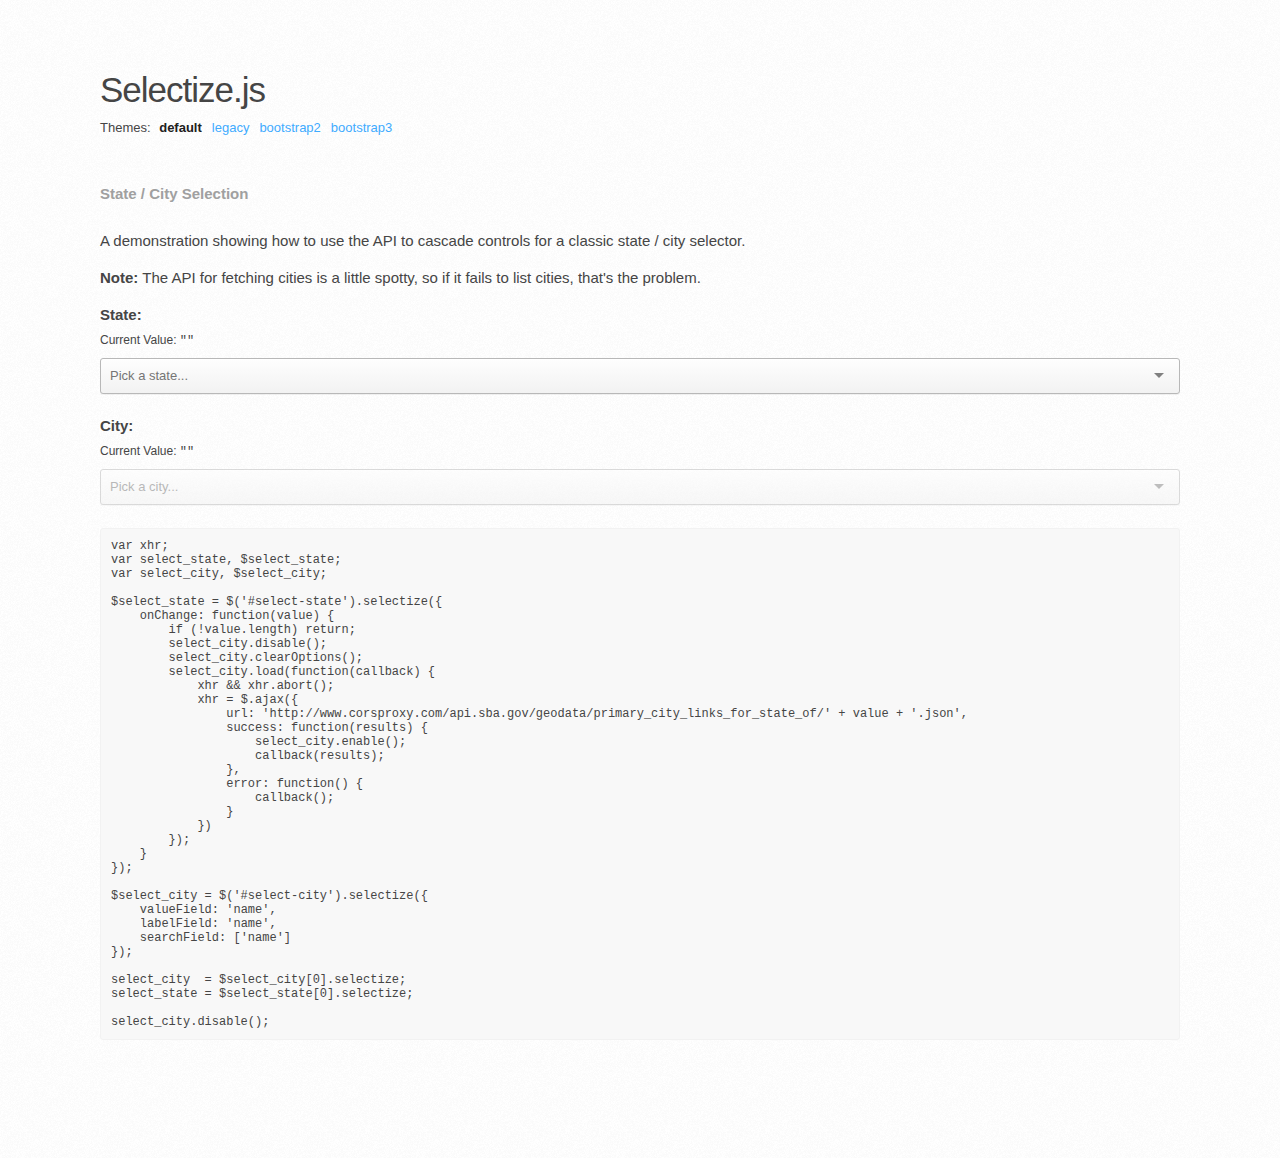
<file: vista/js/selectize.js/examples/cities.html>
<!DOCTYPE html>
<!--[if lt IE 7]><html class="no-js lt-ie9 lt-ie8 lt-ie7"><![endif]-->
<!--[if IE 7]><html class="no-js lt-ie9 lt-ie8"><![endif]-->
<!--[if IE 8]><html class="no-js lt-ie9"><![endif]-->
<!--[if gt IE 8]><!--><html class="no-js"><!--<![endif]-->
	<head>
		<meta charset="utf-8">
		<meta http-equiv="X-UA-Compatible" content="IE=edge,chrome=1">
		<title>Selectize.js Demo</title>
		<meta name="description" content="">
		<meta name="viewport" content="width=device-width,initial-scale=1,maximum-scale=1">
		<link rel="stylesheet" href="css/normalize.css">
		<link rel="stylesheet" href="css/stylesheet.css">
		<script src="js/jquery.min.js"></script>
		<script src="../dist/js/standalone/selectize.js"></script>
		<script src="js/index.js"></script>
		<style type="text/css">
		.selectize-control::before {
			-moz-transition: opacity 0.2s;
			-webkit-transition: opacity 0.2s;
			transition: opacity 0.2s;
			content: ' ';
			z-index: 2;
			position: absolute;
			display: block;
			top: 12px;
			right: 34px;
			width: 16px;
			height: 16px;
			background: url(images/spinner.gif);
			background-size: 16px 16px;
			opacity: 0;
		}
		.selectize-control.loading::before {
			opacity: 0.4;
		}
		</style>
	</head>
    <body>
		<div id="wrapper">
			<h1>Selectize.js</h1>
			<div class="demo">
				<h2>State / City Selection</h2>
				<p>A demonstration showing how to use the API to cascade controls for a classic state / city selector.</p>
				<p><strong>Note:</strong> The API for fetching cities is a little spotty, so if it fails to list cities, that's the problem.</p>
				<div class="control-group">
					<label for="select-beast">State:</label>
					<select id="select-state" placeholder="Pick a state...">
						<option value="">Select a state...</option>
						<option value="AL">Alabama</option>
						<option value="AK">Alaska</option>
						<option value="AZ">Arizona</option>
						<option value="AR">Arkansas</option>
						<option value="CA">California</option>
						<option value="CO">Colorado</option>
						<option value="CT">Connecticut</option>
						<option value="DE">Delaware</option>
						<option value="DC">District of Columbia</option>
						<option value="FL">Florida</option>
						<option value="GA">Georgia</option>
						<option value="HI">Hawaii</option>
						<option value="ID">Idaho</option>
						<option value="IL">Illinois</option>
						<option value="IN">Indiana</option>
						<option value="IA">Iowa</option>
						<option value="KS">Kansas</option>
						<option value="KY">Kentucky</option>
						<option value="LA">Louisiana</option>
						<option value="ME">Maine</option>
						<option value="MD">Maryland</option>
						<option value="MA">Massachusetts</option>
						<option value="MI">Michigan</option>
						<option value="MN">Minnesota</option>
						<option value="MS">Mississippi</option>
						<option value="MO">Missouri</option>
						<option value="MT">Montana</option>
						<option value="NE">Nebraska</option>
						<option value="NV">Nevada</option>
						<option value="NH">New Hampshire</option>
						<option value="NJ">New Jersey</option>
						<option value="NM">New Mexico</option>
						<option value="NY">New York</option>
						<option value="NC">North Carolina</option>
						<option value="ND">North Dakota</option>
						<option value="OH">Ohio</option>
						<option value="OK">Oklahoma</option>
						<option value="OR">Oregon</option>
						<option value="PA">Pennsylvania</option>
						<option value="RI">Rhode Island</option>
						<option value="SC">South Carolina</option>
						<option value="SD">South Dakota</option>
						<option value="TN">Tennessee</option>
						<option value="TX">Texas</option>
						<option value="UT">Utah</option>
						<option value="VT">Vermont</option>
						<option value="VA">Virginia</option>
						<option value="WA">Washington</option>
						<option value="WV">West Virginia</option>
						<option value="WI">Wisconsin</option>
						<option value="WY">Wyoming</option>
					</select>
					<label for="select-beast" style="margin-top:20px">City:</label>
					<select id="select-city" placeholder="Pick a city..."></select>
				</div>
				<script>
				var xhr;
				var select_state, $select_state;
				var select_city, $select_city;

				$select_state = $('#select-state').selectize({
					onChange: function(value) {
						if (!value.length) return;
						select_city.disable();
						select_city.clearOptions();
						select_city.load(function(callback) {
							xhr && xhr.abort();
							xhr = $.ajax({
								url: 'http://www.corsproxy.com/api.sba.gov/geodata/primary_city_links_for_state_of/' + value + '.json',
								success: function(results) {
									select_city.enable();
									callback(results);
								},
								error: function() {
									callback();
								}
							})
						});
					}
				});

				$select_city = $('#select-city').selectize({
					valueField: 'name',
					labelField: 'name',
					searchField: ['name']
				});

				select_city  = $select_city[0].selectize;
				select_state = $select_state[0].selectize;

				select_city.disable();
				</script>
			</div>
		</div>
	</body>
</html>
</file>
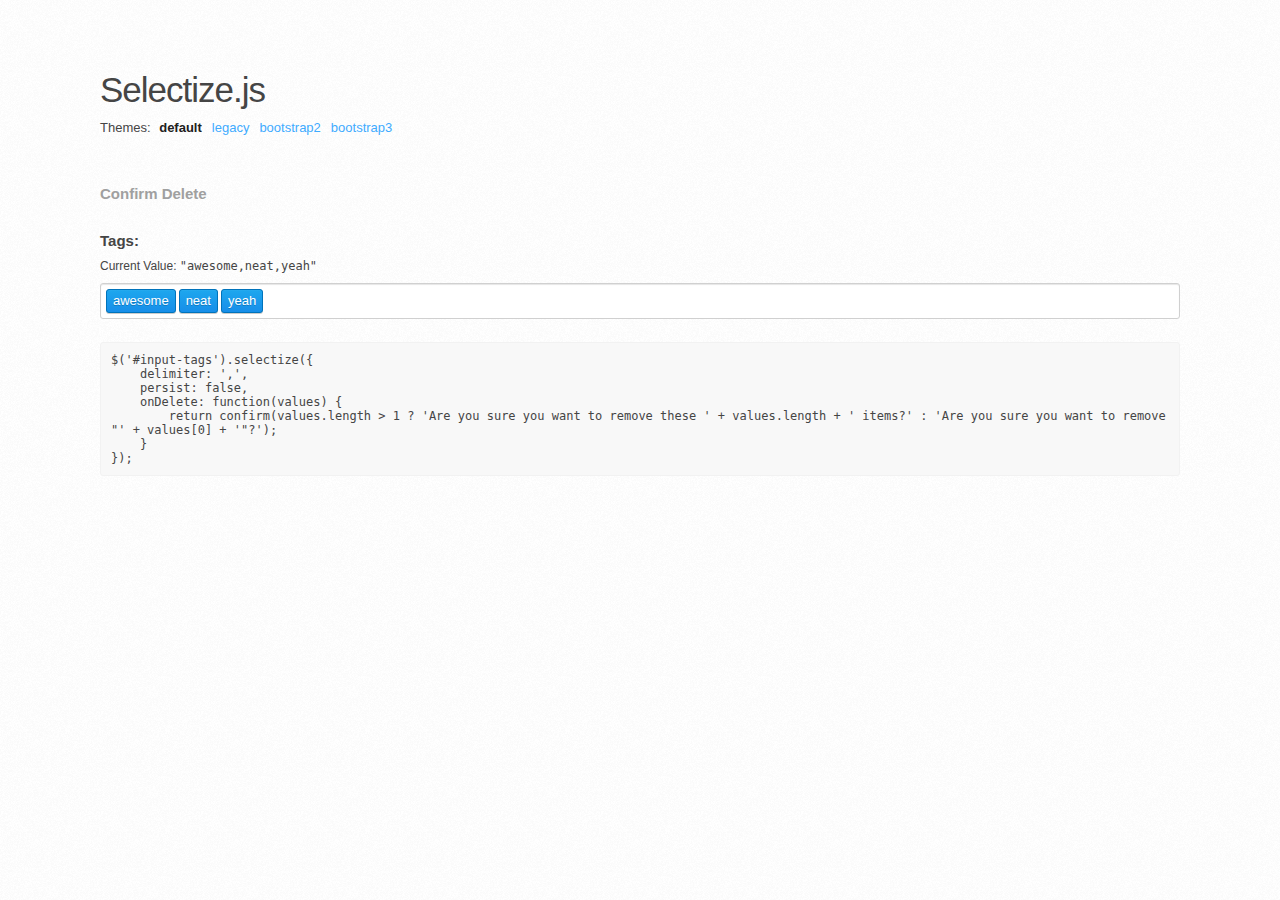
<file: vista/js/selectize.js/examples/confirm.html>
<!DOCTYPE html>
<!--[if lt IE 7]><html class="no-js lt-ie9 lt-ie8 lt-ie7"><![endif]-->
<!--[if IE 7]><html class="no-js lt-ie9 lt-ie8"><![endif]-->
<!--[if IE 8]><html class="no-js lt-ie9"><![endif]-->
<!--[if gt IE 8]><!--><html class="no-js"><!--<![endif]-->
	<head>
		<meta charset="utf-8">
		<meta http-equiv="X-UA-Compatible" content="IE=edge,chrome=1">
		<title>Selectize.js Demo</title>
		<meta name="description" content="">
		<meta name="viewport" content="width=device-width,initial-scale=1,maximum-scale=1">
		<link rel="stylesheet" href="css/normalize.css">
		<link rel="stylesheet" href="css/stylesheet.css">
		<!--[if IE 8]><script src="js/es5.js"></script><![endif]-->
		<script src="js/jquery.min.js"></script>
		<script src="../dist/js/standalone/selectize.js"></script>
		<script src="js/index.js"></script>
	</head>
    <body>
		<div id="wrapper">
			<h1>Selectize.js</h1>

			<div class="demo">
				<h2>Confirm Delete</h2>
				<div class="control-group">
					<label for="input-tags">Tags:</label>
					<input type="text" id="input-tags" class="demo-default" value="awesome,neat,yeah">
				</div>
				<script>
				$('#input-tags').selectize({
					delimiter: ',',
					persist: false,
					onDelete: function(values) {
						return confirm(values.length > 1 ? 'Are you sure you want to remove these ' + values.length + ' items?' : 'Are you sure you want to remove "' + values[0] + '"?');
					}
				});
				</script>
			</div>
		</div>
	</body>
</html>
</file>
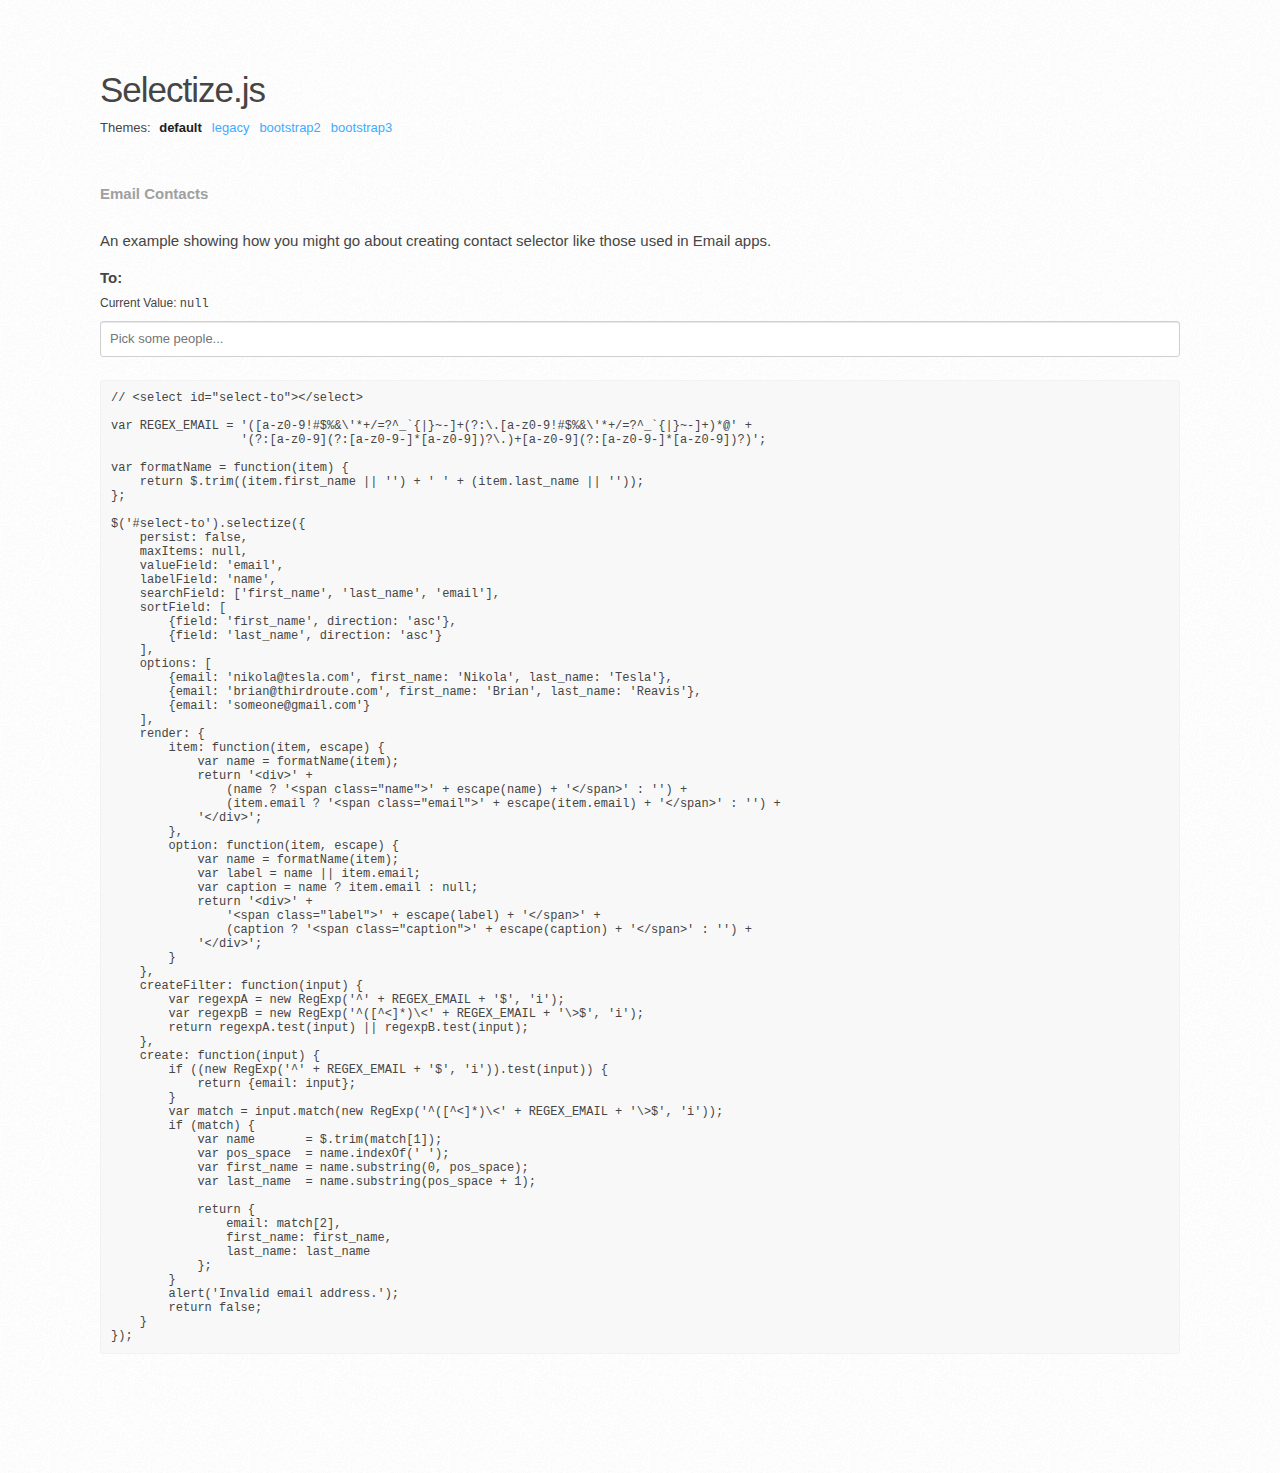
<file: vista/js/selectize.js/examples/contacts.html>
<!DOCTYPE html>
<!--[if lt IE 7]><html class="no-js lt-ie9 lt-ie8 lt-ie7"><![endif]-->
<!--[if IE 7]><html class="no-js lt-ie9 lt-ie8"><![endif]-->
<!--[if IE 8]><html class="no-js lt-ie9"><![endif]-->
<!--[if gt IE 8]><!--><html class="no-js"><!--<![endif]-->
	<head>
		<meta charset="utf-8">
		<meta http-equiv="X-UA-Compatible" content="IE=edge,chrome=1">
		<title>Selectize.js Demo</title>
		<meta name="description" content="">
		<meta name="viewport" content="width=device-width,initial-scale=1,maximum-scale=1">
		<link rel="stylesheet" href="css/normalize.css">
		<link rel="stylesheet" href="css/stylesheet.css">
		<!--[if IE 8]><script src="js/es5.js"></script><![endif]-->
		<script src="js/jquery.min.js"></script>
		<script src="../dist/js/standalone/selectize.js"></script>
		<script src="js/index.js"></script>
		<style type="text/css">
		.selectize-control.contacts .selectize-input > div {
			padding: 1px 10px;
			font-size: 13px;
			font-weight: normal;
			-webkit-font-smoothing: auto;
			color: #f7fbff;
			text-shadow: 0 1px 0 rgba(8,32,65,0.2);
			background: #2183f5;
			background: -moz-linear-gradient(top, #2183f5 0%, #1d77f3 100%);
			background: -webkit-gradient(linear, left top, left bottom, color-stop(0%,#2183f5), color-stop(100%,#1d77f3));
			background: -webkit-linear-gradient(top,  #2183f5 0%,#1d77f3 100%);
			background: -o-linear-gradient(top,  #2183f5 0%,#1d77f3 100%);
			background: -ms-linear-gradient(top,  #2183f5 0%,#1d77f3 100%);
			background: linear-gradient(to bottom,  #2183f5 0%,#1d77f3 100%);
			filter: progid:DXImageTransform.Microsoft.gradient( startColorstr='#2183f5', endColorstr='#1d77f3',GradientType=0 );
			border: 1px solid #0f65d2;
			-webkit-border-radius: 999px;
			-moz-border-radius: 999px;
			border-radius: 999px;
			-webkit-box-shadow: 0 1px 1px rgba(0,0,0,0.15);
			-moz-box-shadow: 0 1px 1px rgba(0,0,0,0.15);
			box-shadow: 0 1px 1px rgba(0,0,0,0.15);
		}
		.selectize-control.contacts .selectize-input > div.active {
			background: #0059c7;
			background: -moz-linear-gradient(top, #0059c7 0%, #0051c1 100%);
			background: -webkit-gradient(linear, left top, left bottom, color-stop(0%,#0059c7), color-stop(100%,#0051c1));
			background: -webkit-linear-gradient(top,  #0059c7 0%,#0051c1 100%);
			background: -o-linear-gradient(top,  #0059c7 0%,#0051c1 100%);
			background: -ms-linear-gradient(top,  #0059c7 0%,#0051c1 100%);
			background: linear-gradient(to bottom,  #0059c7 0%,#0051c1 100%);
			filter: progid:DXImageTransform.Microsoft.gradient( startColorstr='#0059c7', endColorstr='#0051c1',GradientType=0 );
			border-color: #0051c1;
		}
		.selectize-control.contacts .selectize-input > div .email {
			opacity: 0.8;
		}
		.selectize-control.contacts .selectize-input > div .name + .email {
			margin-left: 5px;
		}
		.selectize-control.contacts .selectize-input > div .email:before {
			content: '<';
		}
		.selectize-control.contacts .selectize-input > div .email:after {
			content: '>';
		}
		.selectize-control.contacts .selectize-dropdown .caption {
			font-size: 12px;
			display: block;
			color: #a0a0a0;
		}
		</style>
	</head>
    <body>
		<div id="wrapper">
			<h1>Selectize.js</h1>
			<div class="demo">
				<h2>Email Contacts</h2>
				<p>An example showing how you might go about creating contact selector like those used in Email apps.</p>
				<div class="control-group">
					<label for="select-to">To:</label>
					<select id="select-to" class="contacts" placeholder="Pick some people..."></select>
				</div>
				<script>
				// <select id="select-to"></select>

				var REGEX_EMAIL = '([a-z0-9!#$%&\'*+/=?^_`{|}~-]+(?:\.[a-z0-9!#$%&\'*+/=?^_`{|}~-]+)*@' +
				                  '(?:[a-z0-9](?:[a-z0-9-]*[a-z0-9])?\.)+[a-z0-9](?:[a-z0-9-]*[a-z0-9])?)';

				var formatName = function(item) {
					return $.trim((item.first_name || '') + ' ' + (item.last_name || ''));
				};

				$('#select-to').selectize({
					persist: false,
					maxItems: null,
					valueField: 'email',
					labelField: 'name',
					searchField: ['first_name', 'last_name', 'email'],
					sortField: [
						{field: 'first_name', direction: 'asc'},
						{field: 'last_name', direction: 'asc'}
					],
					options: [
						{email: 'nikola@tesla.com', first_name: 'Nikola', last_name: 'Tesla'},
						{email: 'brian@thirdroute.com', first_name: 'Brian', last_name: 'Reavis'},
						{email: 'someone@gmail.com'}
					],
					render: {
						item: function(item, escape) {
							var name = formatName(item);
							return '<div>' +
								(name ? '<span class="name">' + escape(name) + '</span>' : '') +
								(item.email ? '<span class="email">' + escape(item.email) + '</span>' : '') +
							'</div>';
						},
						option: function(item, escape) {
							var name = formatName(item);
							var label = name || item.email;
							var caption = name ? item.email : null;
							return '<div>' +
								'<span class="label">' + escape(label) + '</span>' +
								(caption ? '<span class="caption">' + escape(caption) + '</span>' : '') +
							'</div>';
						}
					},
					createFilter: function(input) {
						var regexpA = new RegExp('^' + REGEX_EMAIL + '$', 'i');
						var regexpB = new RegExp('^([^<]*)\<' + REGEX_EMAIL + '\>$', 'i');
						return regexpA.test(input) || regexpB.test(input);
					},
					create: function(input) {
						if ((new RegExp('^' + REGEX_EMAIL + '$', 'i')).test(input)) {
							return {email: input};
						}
						var match = input.match(new RegExp('^([^<]*)\<' + REGEX_EMAIL + '\>$', 'i'));
						if (match) {
							var name       = $.trim(match[1]);
							var pos_space  = name.indexOf(' ');
							var first_name = name.substring(0, pos_space);
							var last_name  = name.substring(pos_space + 1);

							return {
								email: match[2],
								first_name: first_name,
								last_name: last_name
							};
						}
						alert('Invalid email address.');
						return false;
					}
				});
				</script>
			</div>
		</div>
	</body>
</html>
</file>
<file: vista/librerias/sweetalert/example/example.css>
@import url(http://fonts.googleapis.com/css?family=Open+Sans:400,600,700,300);
@import url(http://fonts.googleapis.com/css?family=Open+Sans+Condensed:700);
body {
  background-color: #f2f4f6;
  font-family: 'Open Sans', sans-serif;
  text-align: center; }

h1 {
  background-image: url("images/logo_big.png");
  background-image: -webkit-image-set(url("images/logo_big.png") 1x, url("images/logo_big@2x.png") 2x);
  width: 385px;
  height: 81px;
  text-indent: -9999px;
  white-space: nowrap;
  margin: 50px auto; }
  @media all and (max-width: 420px) {
    h1 {
      width: 300px;
      background-size: contain;
      background-repeat: no-repeat;
      background-position: center; } }
  @media all and (max-width: 330px) {
    h1 {
      width: 250px; } }

h2 {
  font-size: 20px;
  color: #A9B2BC;
  line-height: 25px;
  text-transform: uppercase;
  font-weight: 300;
  text-align: center;
  display: block; }

h3 {
  font-size: 28px;
  color: #C7CCD1;
  text-transform: uppercase;
  font-family: 'Open Sans Condensed', sans-serif;
  margin-top: 100px;
  text-align: center;
  position: relative; }
  h3#download-section {
    margin-top: 50px;
    padding-top: 40px; }
  h3::after {
    content: "";
    background-color: #e2e5e8;
    height: 4px;
    width: 700px;
    left: 50%;
    margin-left: -350px;
    position: absolute;
    margin-top: -50px;
    border-radius: 2px; }
    @media all and (max-width: 740px) {
      h3::after {
        width: auto;
        left: 20px;
        right: 20px;
        margin-left: 0; } }

a {
  text-decoration: none; }

p {
  max-width: 826px;
  margin: 30px auto;
  font-size: 17px;
  font-weight: 300;
  color: #848D94;
  line-height: 25px;
  text-align: left; }
  p.center {
    text-align: center; }
  p strong {
    color: #8A8F94;
    font-weight: 600; }
  p a {
    color: #9ECADF;
    font-weight: 600; }
    p a:hover {
      text-decoration: underline; }
    p a.twitter {
      color: #5eaade; }
    p a.dribbble {
      color: #f26798; }
    p a.github {
      color: #323131; }

button, .button {
  background-color: #AEDEF4;
  color: white;
  border: none;
  box-shadow: none;
  font-size: 17px;
  font-weight: 500;
  font-weight: 600;
  border-radius: 3px;
  padding: 15px 35px;
  margin: 26px 5px 0 5px;
  cursor: pointer; }
  button:focus, .button:focus {
    outline: none; }
  button:hover, .button:hover {
    background-color: #a1d9f2; }
  button:active, .button:active {
    background-color: #81ccee; }
  button.cancel, .button.cancel {
    background-color: #D0D0D0; }
    button.cancel:hover, .button.cancel:hover {
      background-color: #c8c8c8; }
    button.cancel:active, .button.cancel:active {
      background-color: #b6b6b6; }
  button.download, .button.download {
    position: fixed;
    right: 30px;
    top: 0;
    background-color: rgba(255, 255, 255, 0.9);
    color: #ABCADA;
    font-weight: 500;
    text-transform: uppercase;
    z-index: 3; }
    @media all and (max-width: 1278px) {
      button.download, .button.download {
        display: none; } }

.center-container {
  max-width: 700px;
  margin: 70px auto; }

pre {
  background-color: #49483e;
  color: #f8f8f2;
  padding: 10px;
  border-radius: 5px;
  white-space: pre-line;
  text-align: left;
  font-size: 14px;
  max-width: 600px; }
  pre .str {
    color: #e6db74; }
  pre .func {
    color: #66d9ef; }
  pre .val {
    color: #a381ff; }
  pre .tag {
    color: #e92772; }
  pre .attr {
    color: #a6e22d; }
  pre .arg {
    color: #fd9720; }

.showcase {
  background-color: #eceef0;
  padding: 20px;
  display: inline-block;
  width: 383px;
  vertical-align: top;
  position: relative; }
  @media all and (max-width: 865px) {
    .showcase {
      margin: 5px auto;
      padding: 46px 20px; } }
  @media all and (max-width: 440px) {
    .showcase {
      width: auto; } }
  .showcase h4 {
    font-size: 16px;
    color: #BCBCBC;
    line-height: 22px;
    margin: 0 auto;
    font-weight: 400; }
  .showcase.sweet h4 {
    width: 117px;
    height: 25px;
    margin-top: -3px;
    text-indent: -9999px;
    background-image: url("images/logo_small.png");
    background-image: -webkit-image-set(url("images/logo_small.png") 1x, url("images/logo_small@2x.png") 2x); }
  .showcase h5 {
    margin-bottom: -7px;
    text-align: left;
    font-weight: 500;
    text-transform: uppercase;
    color: #c2c2c2; }
  .showcase button {
    margin-bottom: 10px; }
  .showcase .vs-icon {
    background-image: url("images/vs_icon.png");
    background-image: -webkit-image-set(url("images/vs_icon.png") 1x, url("images/vs_icon@2x.png") 2x);
    width: 69px;
    height: 69px;
    position: absolute;
    right: -34px;
    top: 60px;
    z-index: 2; }
    @media all and (max-width: 865px) {
      .showcase .vs-icon {
        margin: 5px auto;
        right: auto;
        left: 50%;
        margin-left: -35px;
        top: auto;
        bottom: -35px; } }

ul.examples {
  list-style-type: none;
  width: 700px;
  margin: 0 auto;
  text-align: left;
  padding-left: 0; }
  @media all and (max-width: 758px) {
    ul.examples {
      width: auto; } }
  ul.examples li {
    padding-left: 0; }
  ul.examples .ui, ul.examples pre {
    display: inline-block;
    vertical-align: top; }
    @media all and (max-width: 758px) {
      ul.examples .ui, ul.examples pre {
        display: block;
        max-width: none;
        margin: 0 auto; } }
  ul.examples .ui {
    width: 300px;
    text-align: center; }
    ul.examples .ui button {
      margin-top: 12px; }
    ul.examples .ui p {
      text-align: center;
      margin-bottom: 0; }
  ul.examples pre {
    max-width: 370px;
    margin-top: 67px; }
    @media all and (max-width: 758px) {
      ul.examples pre {
        margin-top: 16px !important;
        margin-bottom: 60px; } }
  ul.examples .warning pre {
    margin-top: 93px; }

ol {
  max-width: 700px;
  margin: 70px auto;
  list-style-position: inside;
  padding-left: 0; }
  ol li {
    color: #A7ADB2; }
    ol li p {
      margin-bottom: 10px; }

table {
  width: 700px;
  font-size: 14px;
  color: #8a8f94;
  margin: 10px auto;
  text-align: left;
  border-collapse: collapse; }
  @media all and (max-width: 750px) {
    table {
      width: auto;
      margin: 10px 20px; } }
  table th {
    background-color: white;
    padding: 9px;
    color: #acb9be;
    font-weight: 400;
    text-align: center;
    position: relative; }
    table th .border-left, table th .border-right {
      position: absolute;
      background-color: white;
      border-radius: 50%;
      top: 0;
      left: -17px;
      width: 37px;
      height: 37px; }
    table th .border-right {
      left: auto;
      right: -17px; }
    @media all and (max-width: 750px) {
      table th:nth-child(2) {
        display: none; } }
  table td {
    padding: 10px 20px;
    vertical-align: top; }
    table td:first-child {
      padding-left: 0px; }
    table td:last-child {
      padding-right: 0px; }
    @media all and (max-width: 750px) {
      table td:nth-child(2) {
        display: none; } }
    @media all and (max-width: 360px) {
      table td {
        padding: 10px 4px; }
        table td b {
          font-size: 13px; } }

footer {
  margin-top: 100px;
  padding-bottom: 30px;
  color: #9A999F;
  display: inline-block;
  position: relative;
  color: gray;
  font-weight: 400;
  color: #93a1aa;
  font-weight: 300; }
  footer .te-logo {
    text-indent: -99999px;
    background-size: contain;
    background-repeat: no-repeat;
    background-position: center center;
    height: 16px;
    width: 16px;
    display: inline-block;
    margin-right: 5px;
    background-image: url("images/te-logo-small.svg");
    position: absolute;
    left: -22px;
    top: 3px; }

.sweet-alert.twitter {
  font-family: "Helvetica Neue", Helvetica, Arial, sans-serif;
  padding: 15px;
  padding-top: 55px;
  text-align: right;
  border-radius: 6px;
  box-shadow: 0px 0px 0px 1px rgba(0, 0, 0, 0.11), 0px 6px 30px rgba(0, 0, 0, 0.14); }
  .sweet-alert.twitter ~ .sweet-overlay {
    background: rgba(41, 47, 51, 0.9); }
  .sweet-alert.twitter h2 {
    position: absolute;
    top: 0;
    left: 0;
    right: 0;
    height: 40px;
    line-height: 40px;
    font-size: 16px;
    font-weight: 400;
    color: #8899a6;
    margin: 0;
    color: #66757f;
    border-bottom: 1px solid #e1e8ed; }
  .sweet-alert.twitter p {
    display: block;
    text-align: center;
    color: #66757f;
    font-weight: 400;
    font-size: 13px;
    margin-top: 7px; }
  .sweet-alert.twitter .sa-button-container {
    background-color: #f5f8fa;
    border-top: 1px solid #e1e8ed;
    box-shadow: 0px -1px 0px white;
    margin: -15px;
    margin-top: 0; }
  .sweet-alert.twitter[data-has-confirm-button=false][data-has-cancel-button=false] {
    padding-bottom: 10px; }
    .sweet-alert.twitter[data-has-confirm-button=false][data-has-cancel-button=false] .sa-button-container {
      display: none; }
  .sweet-alert.twitter button {
    border-radius: 2px;
    box-shadow: none !important;
    text-shadow: 0px -1px 0px rgba(0, 0, 0, 0.3);
    margin: 17px 0px;
    border-radius: 4px;
    font-size: 14px;
    font-weight: 600;
    padding: 8px 16px;
    position: relative; }
    .sweet-alert.twitter button:focus, .sweet-alert.twitter button.cancel:focus {
      box-shadow: none !important; }
      .sweet-alert.twitter button:focus::before, .sweet-alert.twitter button.cancel:focus::before {
        content: "";
        position: absolute;
        left: -5px;
        top: -5px;
        right: -5px;
        bottom: -5px;
        border: 2px solid #a5b0b4;
        border-radius: 8px; }
    .sweet-alert.twitter button.confirm {
      background-color: #55acee !important;
      background-image: linear-gradient(transparent, rgba(0, 0, 0, 0.05));
      -ms-filter: "progid:DXImageTransform.Microsoft.gradient(startColorstr=#00000000, endColorstr=#0C000000)";
      border: 1px solid #3b88c3;
      box-shadow: inset 0 1px 0 rgba(255, 255, 255, 0.15);
      margin-right: 15px; }
      .sweet-alert.twitter button.confirm:hover {
        background-color: #55acee;
        background-image: linear-gradient(transparent, rgba(0, 0, 0, 0.15));
        -ms-filter: "progid:DXImageTransform.Microsoft.gradient(startColorstr=#00000000, endColorstr=#26000000)";
        border-color: #3b88c3; }
    .sweet-alert.twitter button.cancel {
      color: #66757e;
      background-color: #f5f8fa;
      background-image: linear-gradient(#fff, #f5f8fa);
      text-shadow: 0px -1px 0px white;
      margin-right: 9px;
      border: 1px solid #e1e8ed; }
      .sweet-alert.twitter button.cancel:hover, .sweet-alert.twitter button.cancel:focus:hover {
        background-color: #e1e8ed;
        background-image: linear-gradient(#fff, #e1e8ed);
        -ms-filter: "progid:DXImageTransform.Microsoft.gradient(enabled=false)";
        border-color: #e1e8ed; }
      .sweet-alert.twitter button.cancel:focus {
        background: #fff;
        border-color: #fff; }
  .sweet-alert.twitter .sa-icon {
    transform: scale(0.72);
    margin-bottom: -2px;
    margin-top: -10px; }
  .sweet-alert.twitter input {
    border: 1px solid #e1e8ed;
    border-radius: 3px;
    padding: 10px 7px;
    height: auto;
    box-shadow: none;
    font-size: 13px;
    margin: 10px 0; }
    .sweet-alert.twitter input:focus {
      border-color: #94A1A6;
      box-shadow: inset 0 0 0 1px rgba(77, 99, 107, 0.7); }
  .sweet-alert.twitter fieldset .sa-input-error {
    display: none; }
  .sweet-alert.twitter .sa-error-container {
    text-align: center;
    border: none;
    background-color: #fbedc0;
    margin-bottom: 6px; }
    .sweet-alert.twitter .sa-error-container.show {
      border: 1px solid #f0e1b9; }
    .sweet-alert.twitter .sa-error-container .icon {
      display: none; }
    .sweet-alert.twitter .sa-error-container p {
      color: #292f33;
      font-weight: 600;
      margin-top: 0; }
</file>
<file: vista/librerias/sweetalert/dist/sweetalert.css>
body.stop-scrolling {
  height: 100%;
  overflow: hidden; }

.sweet-overlay {
  background-color: black;
  /* IE8 */
  -ms-filter: "progid:DXImageTransform.Microsoft.Alpha(Opacity=40)";
  /* IE8 */
  background-color: rgba(0, 0, 0, 0.4);
  position: fixed;
  left: 0;
  right: 0;
  top: 0;
  bottom: 0;
  display: none;
  z-index: 10000; }

.sweet-alert {
  background-color: white;
  font-family: 'Open Sans', 'Helvetica Neue', Helvetica, Arial, sans-serif;
  width: 478px;
  padding: 17px;
  border-radius: 5px;
  text-align: center;
  position: fixed;
  left: 50%;
  top: 50%;
  margin-left: -256px;
  margin-top: -200px;
  overflow: hidden;
  display: none;
  z-index: 99999; }
  @media all and (max-width: 540px) {
    .sweet-alert {
      width: auto;
      margin-left: 0;
      margin-right: 0;
      left: 15px;
      right: 15px; } }
  .sweet-alert h2 {
    color: #575757;
    font-size: 30px;
    text-align: center;
    font-weight: 600;
    text-transform: none;
    position: relative;
    margin: 25px 0;
    padding: 0;
    line-height: 40px;
    display: block; }
  .sweet-alert p {
    color: #797979;
    font-size: 16px;
    text-align: center;
    font-weight: 300;
    position: relative;
    text-align: inherit;
    float: none;
    margin: 0;
    padding: 0;
    line-height: normal; }
  .sweet-alert fieldset {
    border: none;
    position: relative; }
  .sweet-alert .sa-error-container {
    background-color: #f1f1f1;
    margin-left: -17px;
    margin-right: -17px;
    overflow: hidden;
    padding: 0 10px;
    max-height: 0;
    webkit-transition: padding 0.15s, max-height 0.15s;
    transition: padding 0.15s, max-height 0.15s; }
    .sweet-alert .sa-error-container.show {
      padding: 10px 0;
      max-height: 100px;
      webkit-transition: padding 0.2s, max-height 0.2s;
      transition: padding 0.25s, max-height 0.25s; }
    .sweet-alert .sa-error-container .icon {
      display: inline-block;
      width: 24px;
      height: 24px;
      border-radius: 50%;
      background-color: #ea7d7d;
      color: white;
      line-height: 24px;
      text-align: center;
      margin-right: 3px; }
    .sweet-alert .sa-error-container p {
      display: inline-block; }
  .sweet-alert .sa-input-error {
    position: absolute;
    top: 29px;
    right: 26px;
    width: 20px;
    height: 20px;
    opacity: 0;
    -webkit-transform: scale(0.5);
    transform: scale(0.5);
    -webkit-transform-origin: 50% 50%;
    transform-origin: 50% 50%;
    -webkit-transition: all 0.1s;
    transition: all 0.1s; }
    .sweet-alert .sa-input-error::before, .sweet-alert .sa-input-error::after {
      content: "";
      width: 20px;
      height: 6px;
      background-color: #f06e57;
      border-radius: 3px;
      position: absolute;
      top: 50%;
      margin-top: -4px;
      left: 50%;
      margin-left: -9px; }
    .sweet-alert .sa-input-error::before {
      -webkit-transform: rotate(-45deg);
      transform: rotate(-45deg); }
    .sweet-alert .sa-input-error::after {
      -webkit-transform: rotate(45deg);
      transform: rotate(45deg); }
    .sweet-alert .sa-input-error.show {
      opacity: 1;
      -webkit-transform: scale(1);
      transform: scale(1); }
  .sweet-alert input {
    width: 100%;
    box-sizing: border-box;
    border-radius: 3px;
    border: 1px solid #d7d7d7;
    height: 43px;
    margin-top: 10px;
    margin-bottom: 17px;
    font-size: 18px;
    box-shadow: inset 0px 1px 1px rgba(0, 0, 0, 0.06);
    padding: 0 12px;
    display: none;
    -webkit-transition: all 0.3s;
    transition: all 0.3s; }
    .sweet-alert input:focus {
      outline: none;
      box-shadow: 0px 0px 3px #c4e6f5;
      border: 1px solid #b4dbed; }
      .sweet-alert input:focus::-moz-placeholder {
        transition: opacity 0.3s 0.03s ease;
        opacity: 0.5; }
      .sweet-alert input:focus:-ms-input-placeholder {
        transition: opacity 0.3s 0.03s ease;
        opacity: 0.5; }
      .sweet-alert input:focus::-webkit-input-placeholder {
        transition: opacity 0.3s 0.03s ease;
        opacity: 0.5; }
    .sweet-alert input::-moz-placeholder {
      color: #bdbdbd; }
    .sweet-alert input:-ms-input-placeholder {
      color: #bdbdbd; }
    .sweet-alert input::-webkit-input-placeholder {
      color: #bdbdbd; }
  .sweet-alert.show-input input {
    display: block; }
  .sweet-alert .sa-confirm-button-container {
    display: inline-block;
    position: relative; }
  .sweet-alert .la-ball-fall {
    position: absolute;
    left: 50%;
    top: 50%;
    margin-left: -27px;
    margin-top: 4px;
    opacity: 0;
    visibility: hidden; }
  .sweet-alert button {
    background-color: #8CD4F5;
    color: white;
    border: none;
    box-shadow: none;
    font-size: 17px;
    font-weight: 500;
    -webkit-border-radius: 4px;
    border-radius: 5px;
    padding: 10px 32px;
    margin: 26px 5px 0 5px;
    cursor: pointer; }
    .sweet-alert button:focus {
      outline: none;
      box-shadow: 0 0 2px rgba(128, 179, 235, 0.5), inset 0 0 0 1px rgba(0, 0, 0, 0.05); }
    .sweet-alert button:hover {
      background-color: #7ecff4; }
    .sweet-alert button:active {
      background-color: #5dc2f1; }
    .sweet-alert button.cancel {
      background-color: #C1C1C1; }
      .sweet-alert button.cancel:hover {
        background-color: #b9b9b9; }
      .sweet-alert button.cancel:active {
        background-color: #a8a8a8; }
      .sweet-alert button.cancel:focus {
        box-shadow: rgba(197, 205, 211, 0.8) 0px 0px 2px, rgba(0, 0, 0, 0.0470588) 0px 0px 0px 1px inset !important; }
    .sweet-alert button[disabled] {
      opacity: .6;
      cursor: default; }
    .sweet-alert button.confirm[disabled] {
      color: transparent; }
      .sweet-alert button.confirm[disabled] ~ .la-ball-fall {
        opacity: 1;
        visibility: visible;
        transition-delay: 0s; }
    .sweet-alert button::-moz-focus-inner {
      border: 0; }
  .sweet-alert[data-has-cancel-button=false] button {
    box-shadow: none !important; }
  .sweet-alert[data-has-confirm-button=false][data-has-cancel-button=false] {
    padding-bottom: 40px; }
  .sweet-alert .sa-icon {
    width: 80px;
    height: 80px;
    border: 4px solid gray;
    -webkit-border-radius: 40px;
    border-radius: 40px;
    border-radius: 50%;
    margin: 20px auto;
    padding: 0;
    position: relative;
    box-sizing: content-box; }
    .sweet-alert .sa-icon.sa-error {
      border-color: #F27474; }
      .sweet-alert .sa-icon.sa-error .sa-x-mark {
        position: relative;
        display: block; }
      .sweet-alert .sa-icon.sa-error .sa-line {
        position: absolute;
        height: 5px;
        width: 47px;
        background-color: #F27474;
        display: block;
        top: 37px;
        border-radius: 2px; }
        .sweet-alert .sa-icon.sa-error .sa-line.sa-left {
          -webkit-transform: rotate(45deg);
          transform: rotate(45deg);
          left: 17px; }
        .sweet-alert .sa-icon.sa-error .sa-line.sa-right {
          -webkit-transform: rotate(-45deg);
          transform: rotate(-45deg);
          right: 16px; }
    .sweet-alert .sa-icon.sa-warning {
      border-color: #F8BB86; }
      .sweet-alert .sa-icon.sa-warning .sa-body {
        position: absolute;
        width: 5px;
        height: 47px;
        left: 50%;
        top: 10px;
        -webkit-border-radius: 2px;
        border-radius: 2px;
        margin-left: -2px;
        background-color: #F8BB86; }
      .sweet-alert .sa-icon.sa-warning .sa-dot {
        position: absolute;
        width: 7px;
        height: 7px;
        -webkit-border-radius: 50%;
        border-radius: 50%;
        margin-left: -3px;
        left: 50%;
        bottom: 10px;
        background-color: #F8BB86; }
    .sweet-alert .sa-icon.sa-info {
      border-color: #C9DAE1; }
      .sweet-alert .sa-icon.sa-info::before {
        content: "";
        position: absolute;
        width: 5px;
        height: 29px;
        left: 50%;
        bottom: 17px;
        border-radius: 2px;
        margin-left: -2px;
        background-color: #C9DAE1; }
      .sweet-alert .sa-icon.sa-info::after {
        content: "";
        position: absolute;
        width: 7px;
        height: 7px;
        border-radius: 50%;
        margin-left: -3px;
        top: 19px;
        background-color: #C9DAE1; }
    .sweet-alert .sa-icon.sa-success {
      border-color: #A5DC86; }
      .sweet-alert .sa-icon.sa-success::before, .sweet-alert .sa-icon.sa-success::after {
        content: '';
        -webkit-border-radius: 40px;
        border-radius: 40px;
        border-radius: 50%;
        position: absolute;
        width: 60px;
        height: 120px;
        background: white;
        -webkit-transform: rotate(45deg);
        transform: rotate(45deg); }
      .sweet-alert .sa-icon.sa-success::before {
        -webkit-border-radius: 120px 0 0 120px;
        border-radius: 120px 0 0 120px;
        top: -7px;
        left: -33px;
        -webkit-transform: rotate(-45deg);
        transform: rotate(-45deg);
        -webkit-transform-origin: 60px 60px;
        transform-origin: 60px 60px; }
      .sweet-alert .sa-icon.sa-success::after {
        -webkit-border-radius: 0 120px 120px 0;
        border-radius: 0 120px 120px 0;
        top: -11px;
        left: 30px;
        -webkit-transform: rotate(-45deg);
        transform: rotate(-45deg);
        -webkit-transform-origin: 0px 60px;
        transform-origin: 0px 60px; }
      .sweet-alert .sa-icon.sa-success .sa-placeholder {
        width: 80px;
        height: 80px;
        border: 4px solid rgba(165, 220, 134, 0.2);
        -webkit-border-radius: 40px;
        border-radius: 40px;
        border-radius: 50%;
        box-sizing: content-box;
        position: absolute;
        left: -4px;
        top: -4px;
        z-index: 2; }
      .sweet-alert .sa-icon.sa-success .sa-fix {
        width: 5px;
        height: 90px;
        background-color: white;
        position: absolute;
        left: 28px;
        top: 8px;
        z-index: 1;
        -webkit-transform: rotate(-45deg);
        transform: rotate(-45deg); }
      .sweet-alert .sa-icon.sa-success .sa-line {
        height: 5px;
        background-color: #A5DC86;
        display: block;
        border-radius: 2px;
        position: absolute;
        z-index: 2; }
        .sweet-alert .sa-icon.sa-success .sa-line.sa-tip {
          width: 25px;
          left: 14px;
          top: 46px;
          -webkit-transform: rotate(45deg);
          transform: rotate(45deg); }
        .sweet-alert .sa-icon.sa-success .sa-line.sa-long {
          width: 47px;
          right: 8px;
          top: 38px;
          -webkit-transform: rotate(-45deg);
          transform: rotate(-45deg); }
    .sweet-alert .sa-icon.sa-custom {
      background-size: contain;
      border-radius: 0;
      border: none;
      background-position: center center;
      background-repeat: no-repeat; }

/*
 * Animations
 */
@-webkit-keyframes showSweetAlert {
  0% {
    transform: scale(0.7);
    -webkit-transform: scale(0.7); }
  45% {
    transform: scale(1.05);
    -webkit-transform: scale(1.05); }
  80% {
    transform: scale(0.95);
    -webkit-transform: scale(0.95); }
  100% {
    transform: scale(1);
    -webkit-transform: scale(1); } }

@keyframes showSweetAlert {
  0% {
    transform: scale(0.7);
    -webkit-transform: scale(0.7); }
  45% {
    transform: scale(1.05);
    -webkit-transform: scale(1.05); }
  80% {
    transform: scale(0.95);
    -webkit-transform: scale(0.95); }
  100% {
    transform: scale(1);
    -webkit-transform: scale(1); } }

@-webkit-keyframes hideSweetAlert {
  0% {
    transform: scale(1);
    -webkit-transform: scale(1); }
  100% {
    transform: scale(0.5);
    -webkit-transform: scale(0.5); } }

@keyframes hideSweetAlert {
  0% {
    transform: scale(1);
    -webkit-transform: scale(1); }
  100% {
    transform: scale(0.5);
    -webkit-transform: scale(0.5); } }

@-webkit-keyframes slideFromTop {
  0% {
    top: 0%; }
  100% {
    top: 50%; } }

@keyframes slideFromTop {
  0% {
    top: 0%; }
  100% {
    top: 50%; } }

@-webkit-keyframes slideToTop {
  0% {
    top: 50%; }
  100% {
    top: 0%; } }

@keyframes slideToTop {
  0% {
    top: 50%; }
  100% {
    top: 0%; } }

@-webkit-keyframes slideFromBottom {
  0% {
    top: 70%; }
  100% {
    top: 50%; } }

@keyframes slideFromBottom {
  0% {
    top: 70%; }
  100% {
    top: 50%; } }

@-webkit-keyframes slideToBottom {
  0% {
    top: 50%; }
  100% {
    top: 70%; } }

@keyframes slideToBottom {
  0% {
    top: 50%; }
  100% {
    top: 70%; } }

.showSweetAlert[data-animation=pop] {
  -webkit-animation: showSweetAlert 0.3s;
  animation: showSweetAlert 0.3s; }

.showSweetAlert[data-animation=none] {
  -webkit-animation: none;
  animation: none; }

.showSweetAlert[data-animation=slide-from-top] {
  -webkit-animation: slideFromTop 0.3s;
  animation: slideFromTop 0.3s; }

.showSweetAlert[data-animation=slide-from-bottom] {
  -webkit-animation: slideFromBottom 0.3s;
  animation: slideFromBottom 0.3s; }

.hideSweetAlert[data-animation=pop] {
  -webkit-animation: hideSweetAlert 0.2s;
  animation: hideSweetAlert 0.2s; }

.hideSweetAlert[data-animation=none] {
  -webkit-animation: none;
  animation: none; }

.hideSweetAlert[data-animation=slide-from-top] {
  -webkit-animation: slideToTop 0.4s;
  animation: slideToTop 0.4s; }

.hideSweetAlert[data-animation=slide-from-bottom] {
  -webkit-animation: slideToBottom 0.3s;
  animation: slideToBottom 0.3s; }

@-webkit-keyframes animateSuccessTip {
  0% {
    width: 0;
    left: 1px;
    top: 19px; }
  54% {
    width: 0;
    left: 1px;
    top: 19px; }
  70% {
    width: 50px;
    left: -8px;
    top: 37px; }
  84% {
    width: 17px;
    left: 21px;
    top: 48px; }
  100% {
    width: 25px;
    left: 14px;
    top: 45px; } }

@keyframes animateSuccessTip {
  0% {
    width: 0;
    left: 1px;
    top: 19px; }
  54% {
    width: 0;
    left: 1px;
    top: 19px; }
  70% {
    width: 50px;
    left: -8px;
    top: 37px; }
  84% {
    width: 17px;
    left: 21px;
    top: 48px; }
  100% {
    width: 25px;
    left: 14px;
    top: 45px; } }

@-webkit-keyframes animateSuccessLong {
  0% {
    width: 0;
    right: 46px;
    top: 54px; }
  65% {
    width: 0;
    right: 46px;
    top: 54px; }
  84% {
    width: 55px;
    right: 0px;
    top: 35px; }
  100% {
    width: 47px;
    right: 8px;
    top: 38px; } }

@keyframes animateSuccessLong {
  0% {
    width: 0;
    right: 46px;
    top: 54px; }
  65% {
    width: 0;
    right: 46px;
    top: 54px; }
  84% {
    width: 55px;
    right: 0px;
    top: 35px; }
  100% {
    width: 47px;
    right: 8px;
    top: 38px; } }

@-webkit-keyframes rotatePlaceholder {
  0% {
    transform: rotate(-45deg);
    -webkit-transform: rotate(-45deg); }
  5% {
    transform: rotate(-45deg);
    -webkit-transform: rotate(-45deg); }
  12% {
    transform: rotate(-405deg);
    -webkit-transform: rotate(-405deg); }
  100% {
    transform: rotate(-405deg);
    -webkit-transform: rotate(-405deg); } }

@keyframes rotatePlaceholder {
  0% {
    transform: rotate(-45deg);
    -webkit-transform: rotate(-45deg); }
  5% {
    transform: rotate(-45deg);
    -webkit-transform: rotate(-45deg); }
  12% {
    transform: rotate(-405deg);
    -webkit-transform: rotate(-405deg); }
  100% {
    transform: rotate(-405deg);
    -webkit-transform: rotate(-405deg); } }

.animateSuccessTip {
  -webkit-animation: animateSuccessTip 0.75s;
  animation: animateSuccessTip 0.75s; }

.animateSuccessLong {
  -webkit-animation: animateSuccessLong 0.75s;
  animation: animateSuccessLong 0.75s; }

.sa-icon.sa-success.animate::after {
  -webkit-animation: rotatePlaceholder 4.25s ease-in;
  animation: rotatePlaceholder 4.25s ease-in; }

@-webkit-keyframes animateErrorIcon {
  0% {
    transform: rotateX(100deg);
    -webkit-transform: rotateX(100deg);
    opacity: 0; }
  100% {
    transform: rotateX(0deg);
    -webkit-transform: rotateX(0deg);
    opacity: 1; } }

@keyframes animateErrorIcon {
  0% {
    transform: rotateX(100deg);
    -webkit-transform: rotateX(100deg);
    opacity: 0; }
  100% {
    transform: rotateX(0deg);
    -webkit-transform: rotateX(0deg);
    opacity: 1; } }

.animateErrorIcon {
  -webkit-animation: animateErrorIcon 0.5s;
  animation: animateErrorIcon 0.5s; }

@-webkit-keyframes animateXMark {
  0% {
    transform: scale(0.4);
    -webkit-transform: scale(0.4);
    margin-top: 26px;
    opacity: 0; }
  50% {
    transform: scale(0.4);
    -webkit-transform: scale(0.4);
    margin-top: 26px;
    opacity: 0; }
  80% {
    transform: scale(1.15);
    -webkit-transform: scale(1.15);
    margin-top: -6px; }
  100% {
    transform: scale(1);
    -webkit-transform: scale(1);
    margin-top: 0;
    opacity: 1; } }

@keyframes animateXMark {
  0% {
    transform: scale(0.4);
    -webkit-transform: scale(0.4);
    margin-top: 26px;
    opacity: 0; }
  50% {
    transform: scale(0.4);
    -webkit-transform: scale(0.4);
    margin-top: 26px;
    opacity: 0; }
  80% {
    transform: scale(1.15);
    -webkit-transform: scale(1.15);
    margin-top: -6px; }
  100% {
    transform: scale(1);
    -webkit-transform: scale(1);
    margin-top: 0;
    opacity: 1; } }

.animateXMark {
  -webkit-animation: animateXMark 0.5s;
  animation: animateXMark 0.5s; }

@-webkit-keyframes pulseWarning {
  0% {
    border-color: #F8D486; }
  100% {
    border-color: #F8BB86; } }

@keyframes pulseWarning {
  0% {
    border-color: #F8D486; }
  100% {
    border-color: #F8BB86; } }

.pulseWarning {
  -webkit-animation: pulseWarning 0.75s infinite alternate;
  animation: pulseWarning 0.75s infinite alternate; }

@-webkit-keyframes pulseWarningIns {
  0% {
    background-color: #F8D486; }
  100% {
    background-color: #F8BB86; } }

@keyframes pulseWarningIns {
  0% {
    background-color: #F8D486; }
  100% {
    background-color: #F8BB86; } }

.pulseWarningIns {
  -webkit-animation: pulseWarningIns 0.75s infinite alternate;
  animation: pulseWarningIns 0.75s infinite alternate; }

@-webkit-keyframes rotate-loading {
  0% {
    transform: rotate(0deg); }
  100% {
    transform: rotate(360deg); } }

@keyframes rotate-loading {
  0% {
    transform: rotate(0deg); }
  100% {
    transform: rotate(360deg); } }

/* Internet Explorer 9 has some special quirks that are fixed here */
/* The icons are not animated. */
/* This file is automatically merged into sweet-alert.min.js through Gulp */
/* Error icon */
.sweet-alert .sa-icon.sa-error .sa-line.sa-left {
  -ms-transform: rotate(45deg) \9; }

.sweet-alert .sa-icon.sa-error .sa-line.sa-right {
  -ms-transform: rotate(-45deg) \9; }

/* Success icon */
.sweet-alert .sa-icon.sa-success {
  border-color: transparent\9; }

.sweet-alert .sa-icon.sa-success .sa-line.sa-tip {
  -ms-transform: rotate(45deg) \9; }

.sweet-alert .sa-icon.sa-success .sa-line.sa-long {
  -ms-transform: rotate(-45deg) \9; }

/*!
 * Load Awesome v1.1.0 (http://github.danielcardoso.net/load-awesome/)
 * Copyright 2015 Daniel Cardoso <@DanielCardoso>
 * Licensed under MIT
 */
.la-ball-fall,
.la-ball-fall > div {
  position: relative;
  -webkit-box-sizing: border-box;
  -moz-box-sizing: border-box;
  box-sizing: border-box; }

.la-ball-fall {
  display: block;
  font-size: 0;
  color: #fff; }

.la-ball-fall.la-dark {
  color: #333; }

.la-ball-fall > div {
  display: inline-block;
  float: none;
  background-color: currentColor;
  border: 0 solid currentColor; }

.la-ball-fall {
  width: 54px;
  height: 18px; }

.la-ball-fall > div {
  width: 10px;
  height: 10px;
  margin: 4px;
  border-radius: 100%;
  opacity: 0;
  -webkit-animation: ball-fall 1s ease-in-out infinite;
  -moz-animation: ball-fall 1s ease-in-out infinite;
  -o-animation: ball-fall 1s ease-in-out infinite;
  animation: ball-fall 1s ease-in-out infinite; }

.la-ball-fall > div:nth-child(1) {
  -webkit-animation-delay: -200ms;
  -moz-animation-delay: -200ms;
  -o-animation-delay: -200ms;
  animation-delay: -200ms; }

.la-ball-fall > div:nth-child(2) {
  -webkit-animation-delay: -100ms;
  -moz-animation-delay: -100ms;
  -o-animation-delay: -100ms;
  animation-delay: -100ms; }

.la-ball-fall > div:nth-child(3) {
  -webkit-animation-delay: 0ms;
  -moz-animation-delay: 0ms;
  -o-animation-delay: 0ms;
  animation-delay: 0ms; }

.la-ball-fall.la-sm {
  width: 26px;
  height: 8px; }

.la-ball-fall.la-sm > div {
  width: 4px;
  height: 4px;
  margin: 2px; }

.la-ball-fall.la-2x {
  width: 108px;
  height: 36px; }

.la-ball-fall.la-2x > div {
  width: 20px;
  height: 20px;
  margin: 8px; }

.la-ball-fall.la-3x {
  width: 162px;
  height: 54px; }

.la-ball-fall.la-3x > div {
  width: 30px;
  height: 30px;
  margin: 12px; }

/*
 * Animation
 */
@-webkit-keyframes ball-fall {
  0% {
    opacity: 0;
    -webkit-transform: translateY(-145%);
    transform: translateY(-145%); }
  10% {
    opacity: .5; }
  20% {
    opacity: 1;
    -webkit-transform: translateY(0);
    transform: translateY(0); }
  80% {
    opacity: 1;
    -webkit-transform: translateY(0);
    transform: translateY(0); }
  90% {
    opacity: .5; }
  100% {
    opacity: 0;
    -webkit-transform: translateY(145%);
    transform: translateY(145%); } }

@-moz-keyframes ball-fall {
  0% {
    opacity: 0;
    -moz-transform: translateY(-145%);
    transform: translateY(-145%); }
  10% {
    opacity: .5; }
  20% {
    opacity: 1;
    -moz-transform: translateY(0);
    transform: translateY(0); }
  80% {
    opacity: 1;
    -moz-transform: translateY(0);
    transform: translateY(0); }
  90% {
    opacity: .5; }
  100% {
    opacity: 0;
    -moz-transform: translateY(145%);
    transform: translateY(145%); } }

@-o-keyframes ball-fall {
  0% {
    opacity: 0;
    -o-transform: translateY(-145%);
    transform: translateY(-145%); }
  10% {
    opacity: .5; }
  20% {
    opacity: 1;
    -o-transform: translateY(0);
    transform: translateY(0); }
  80% {
    opacity: 1;
    -o-transform: translateY(0);
    transform: translateY(0); }
  90% {
    opacity: .5; }
  100% {
    opacity: 0;
    -o-transform: translateY(145%);
    transform: translateY(145%); } }

@keyframes ball-fall {
  0% {
    opacity: 0;
    -webkit-transform: translateY(-145%);
    -moz-transform: translateY(-145%);
    -o-transform: translateY(-145%);
    transform: translateY(-145%); }
  10% {
    opacity: .5; }
  20% {
    opacity: 1;
    -webkit-transform: translateY(0);
    -moz-transform: translateY(0);
    -o-transform: translateY(0);
    transform: translateY(0); }
  80% {
    opacity: 1;
    -webkit-transform: translateY(0);
    -moz-transform: translateY(0);
    -o-transform: translateY(0);
    transform: translateY(0); }
  90% {
    opacity: .5; }
  100% {
    opacity: 0;
    -webkit-transform: translateY(145%);
    -moz-transform: translateY(145%);
    -o-transform: translateY(145%);
    transform: translateY(145%); } }
</file>
<file: vista/librerias/fpdf/fpdf.css>
body {font-family:"Times New Roman",serif}
h1 {font:bold 135% Arial,sans-serif; color:#4000A0; margin-bottom:0.9em}
h2 {font:bold 95% Arial,sans-serif; color:#900000; margin-top:1.5em; margin-bottom:1em}
dl.param dt {text-decoration:underline}
dl.param dd {margin-top:1em; margin-bottom:1em}
dl.param ul {margin-top:1em; margin-bottom:1em}
tt, code, kbd {font-family:"Courier New",Courier,monospace; font-size:82%}
div.source {margin-top:1.4em; margin-bottom:1.3em}
div.source pre {display:table; border:1px solid #24246A; width:100%; margin:0em; font-family:inherit; font-size:100%}
div.source code {display:block; border:1px solid #C5C5EC; background-color:#F0F5FF; padding:6px; color:#000000}
div.doc-source {margin-top:1.4em; margin-bottom:1.3em}
div.doc-source pre {display:table; width:100%; margin:0em; font-family:inherit; font-size:100%}
div.doc-source code {display:block; background-color:#E0E0E0; padding:4px}
.kw {color:#000080; font-weight:bold}
.str {color:#CC0000}
.cmt {color:#008000}
p.demo {text-align:center; margin-top:-0.9em}
a.demo {text-decoration:none; font-weight:bold; color:#0000CC}
a.demo:link {text-decoration:none; font-weight:bold; color:#0000CC}
a.demo:hover {text-decoration:none; font-weight:bold; color:#0000FF}
a.demo:active {text-decoration:none; font-weight:bold; color:#0000FF}
</file>
<file: vista/js/selectize.js/examples/css/stylesheet.css>
body {
	margin: 70px 0;
	padding: 0;
	font-family: Helvetica, arial, sans-serif;
	font-size: 15px;
	color: #454545;
	background: #fff url(../images/bg.png);
	text-shadow: 0 1px 0 rgba(0,0,0,0.02);
	-webkit-font-smoothing: antialiased;
}
a, a:visited {
	color: #3fabff;
	text-decoration: none;
}
a:hover {
	color: #008af5;
}
h1 {
	margin: 0;
	font-weight: 300;
	font-size: 35px;
	letter-spacing: -1px;
}
h2 {
	font-size: 15px;
	color: #a0a0a0;
	margin: 30px 0;
}
label {
	display: block;
	font-weight: bold;
	margin-bottom: 10px;
}
p, .control-group {
	margin: 0 0 20px 0;
}
.demo {
	border-bottom: 1px solid #e8e8e8;
	padding-top: 50px;
	padding-bottom: 50px;
	-webkit-border-radius: 3px;
	-moz-border-radius: 3px;
	border-radius: 3px;
}
.demo:last-child {
	border-bottom: 0 none;
}
.demo select, .demo input, .demo .selectize-control {
	width: 100%;
}
.demo > *:first-child {
	margin-top: 0;
}
.demo > *:last-child {
	margin-bottom: 0;
}
.demo .value {
	margin: 0 0 10px 0;
	font-size: 12px;
}
.demo .value span {
	font-family: Monaco, "Bitstream Vera Sans Mono", "Lucida Console", Terminal, monospace;
}
.theme-selector {
	margin-top: 10px;
	font-size: 13px;
}
.theme-selector:before {
	content: 'Themes: ';
}
.theme-selector a {
	margin: 0 5px;
}
.theme-selector a.active {
	color: #202020;
	font-weight: bold;
}
#wrapper {
	margin: 0;
}
#wrapper > * {
	padding-left: 100px;
	padding-right: 100px;
}
pre {
	background: #f8f8f8;
	border: 1px solid #f2f2f2;
	padding: 10px;
	font-size: 12px;
	font-family: Monaco, "Bitstream Vera Sans Mono", "Lucida Console", Terminal, monospace;
	-webkit-border-radius: 3px;
	-moz-border-radius: 3px;
	border-radius: 3px;
}
input[type=button] {
	margin: 0 10px 0 0;
	padding: 6px 10px;
	color: #606060;
	background: #e0e0e0;
	border: 0 none;
	width: auto;
	display: inline-block;
	-webkit-border-radius: 3px;
	-moz-border-radius: 3px;
	border-radius: 3px;
	-webkit-font-smoothing: antialiased;
}
.buttons {
	margin: 0 0 25px 0;
}
input[type=button]:hover {
	background: #dadada;
}

@media only screen and (max-width : 320px) {
	body {
		margin: 20px 0;
	}
	#wrapper {
		margin: 0;
	}
	#wrapper > * {
		padding-left: 10px;
		padding-right: 10px;
	}
	.demo {
		padding: 20px;
		-webkit-border-radius: 0;
		-moz-border-radius: 0;
		border-radius: 0;
	}
}
</file>
